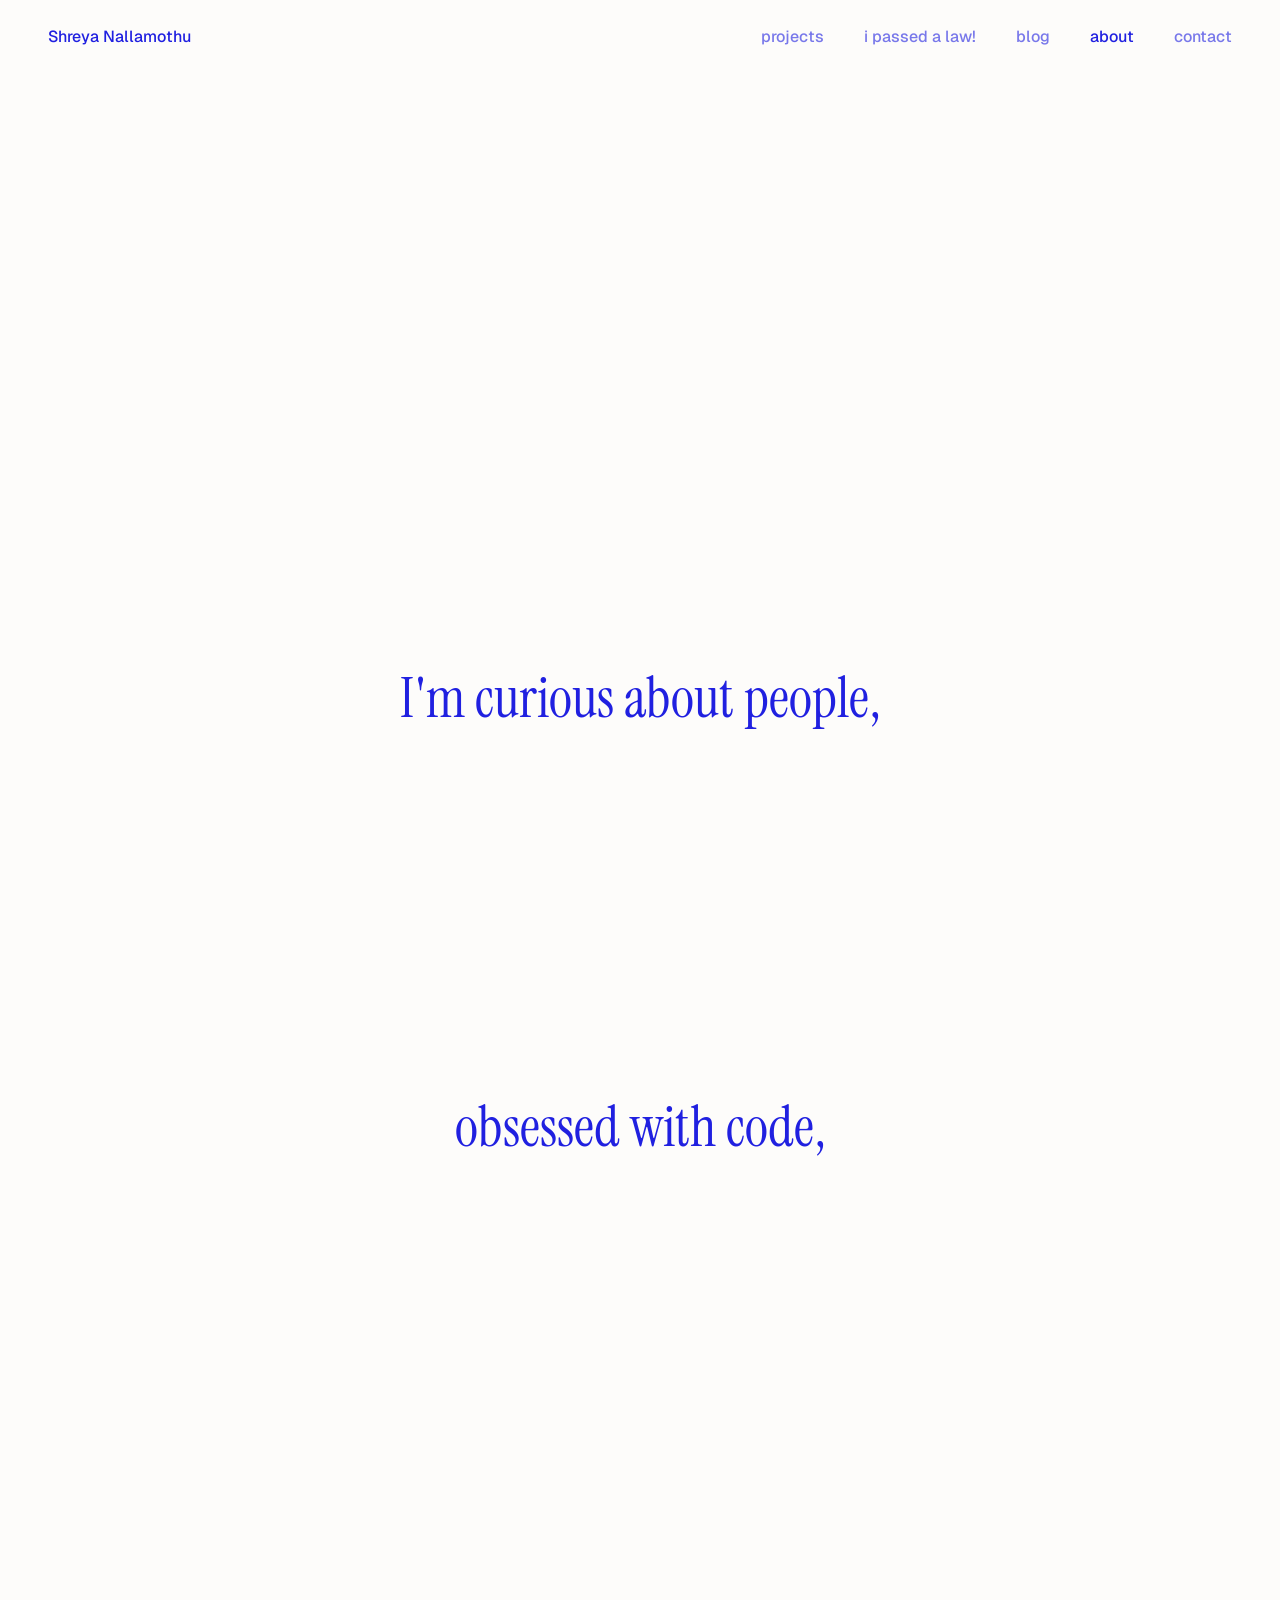
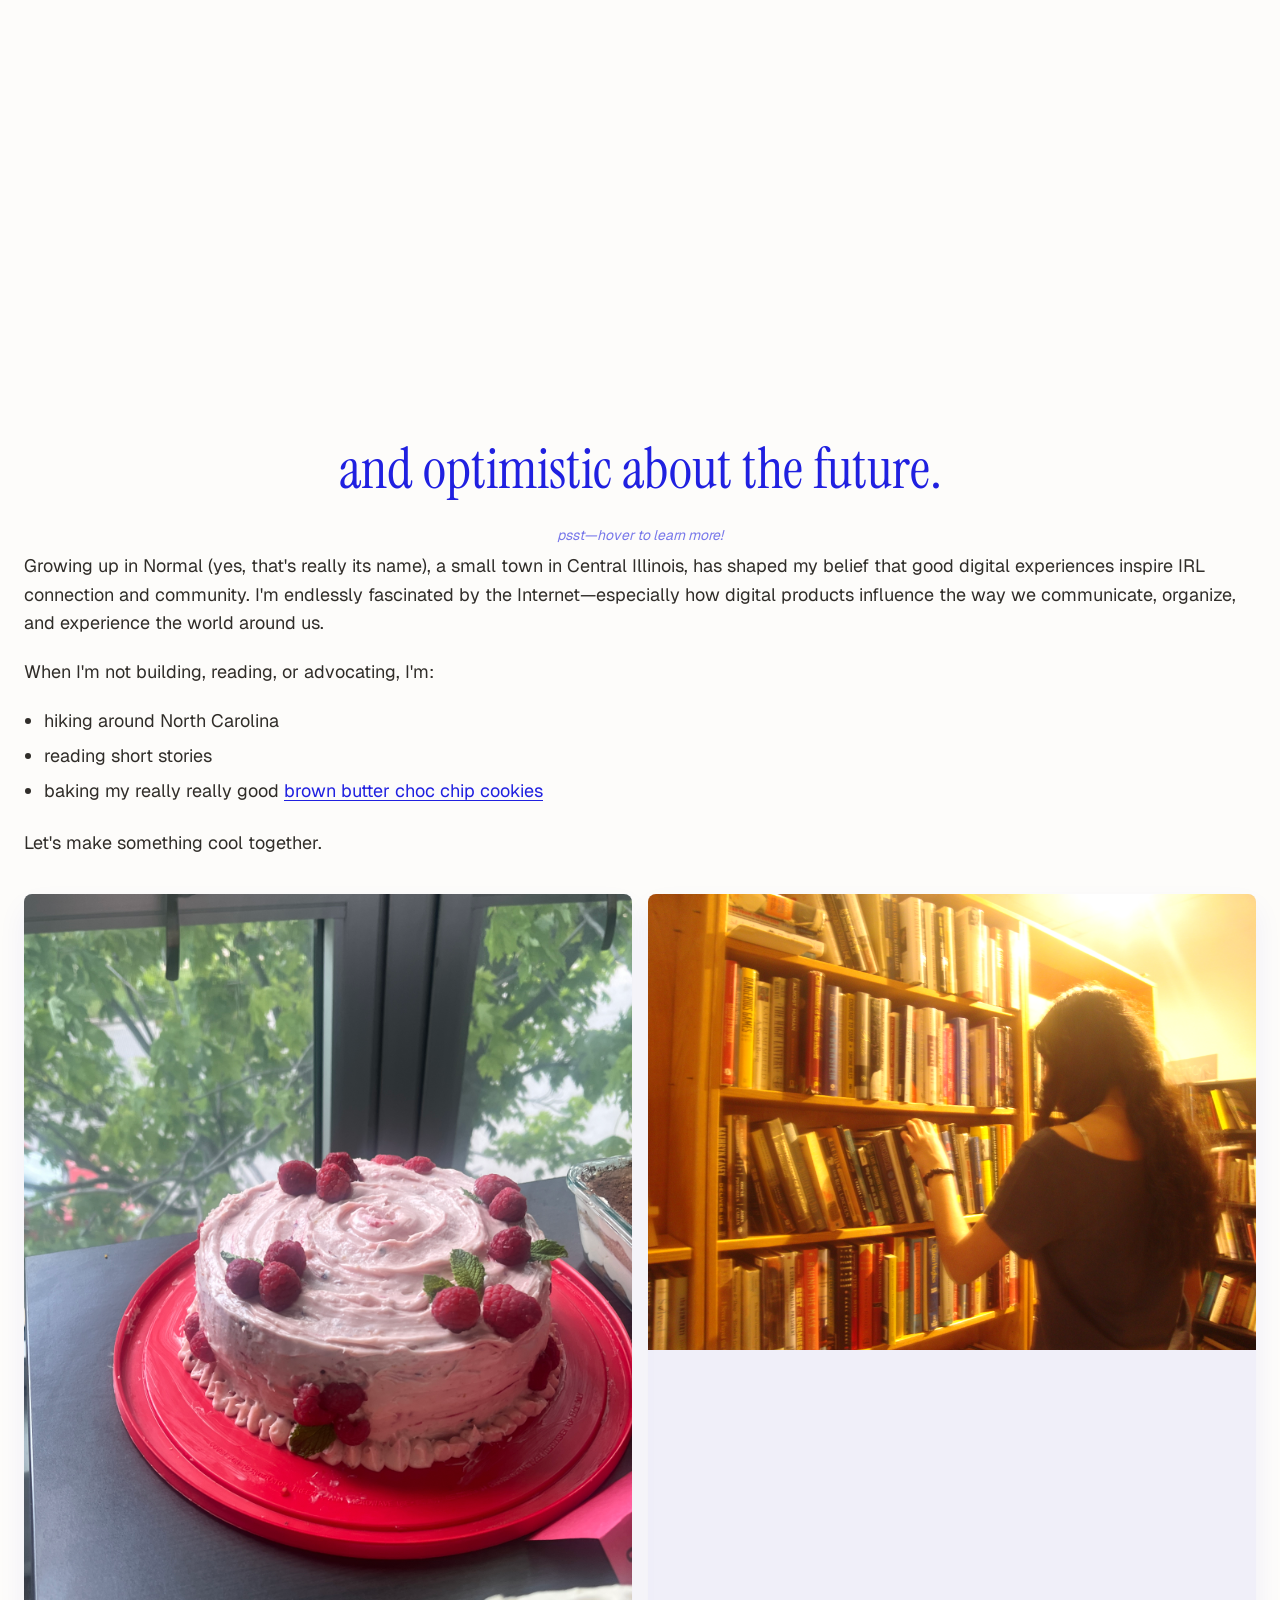
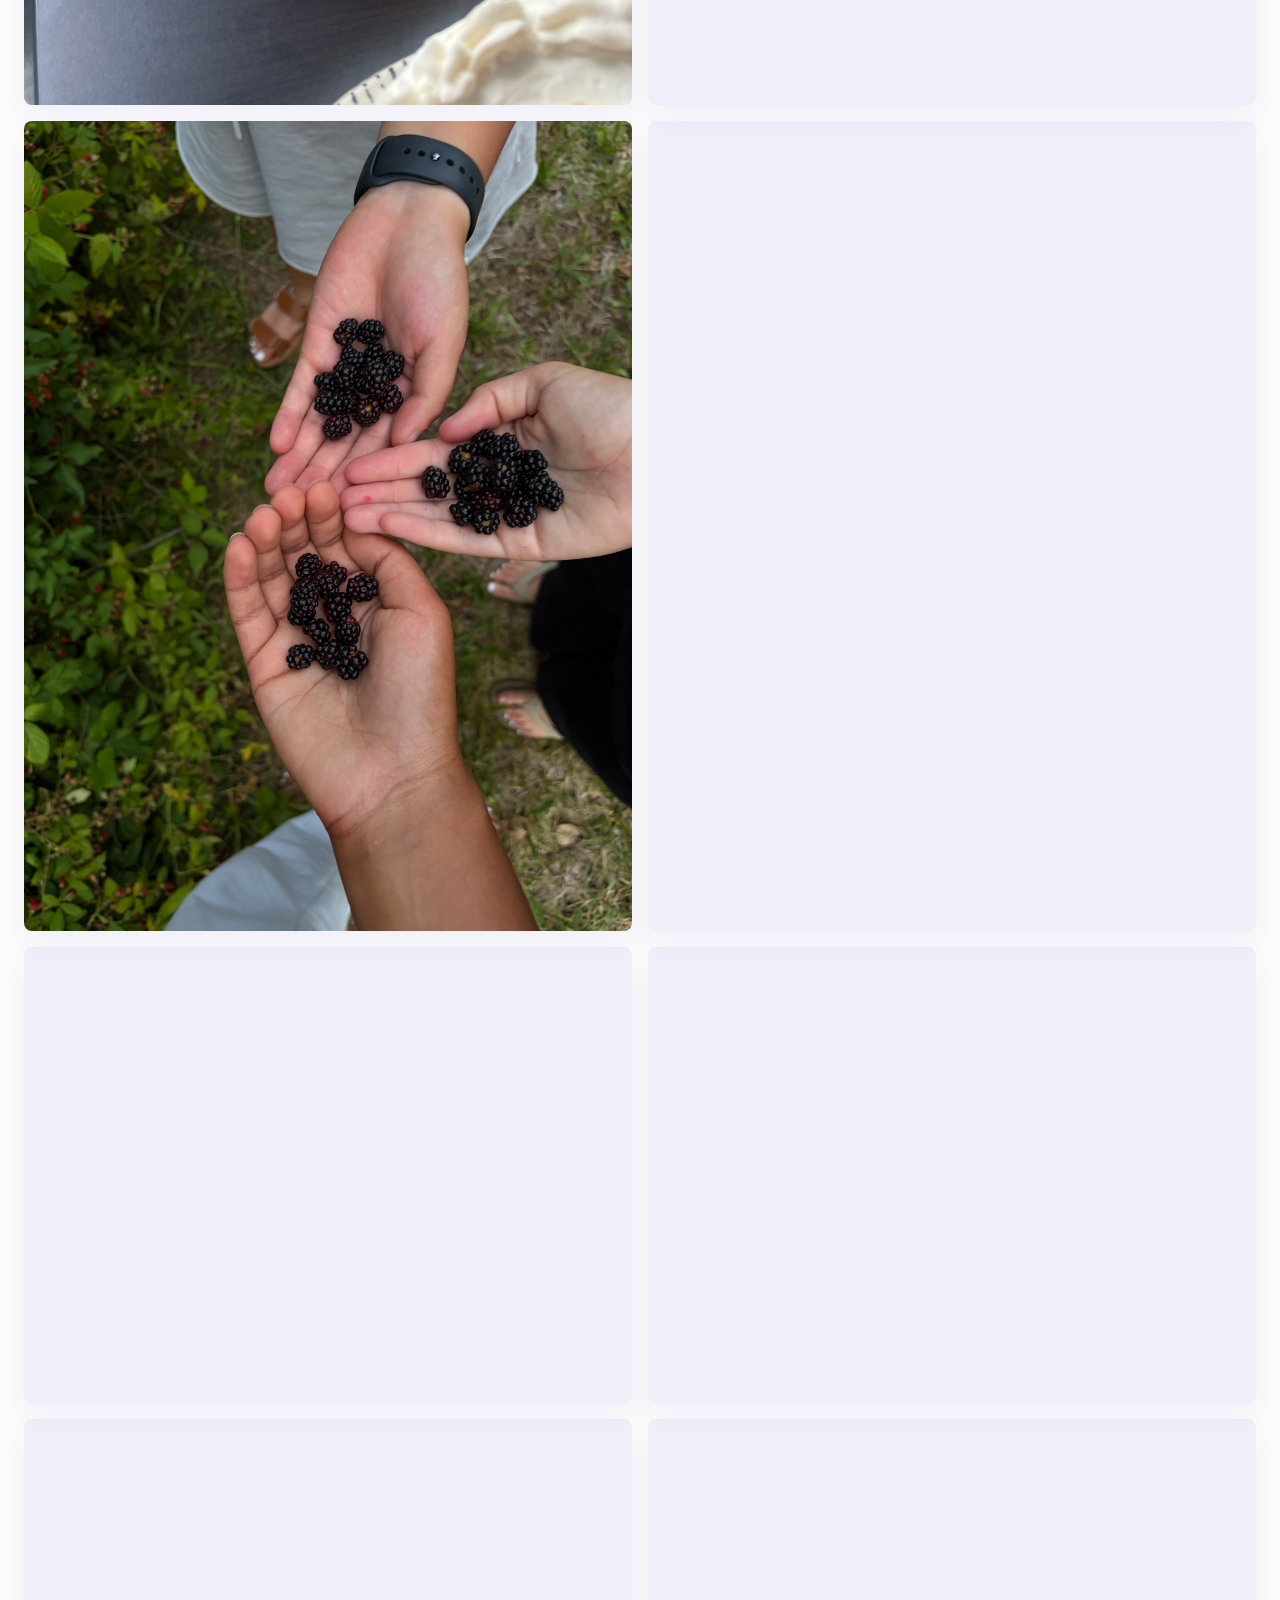
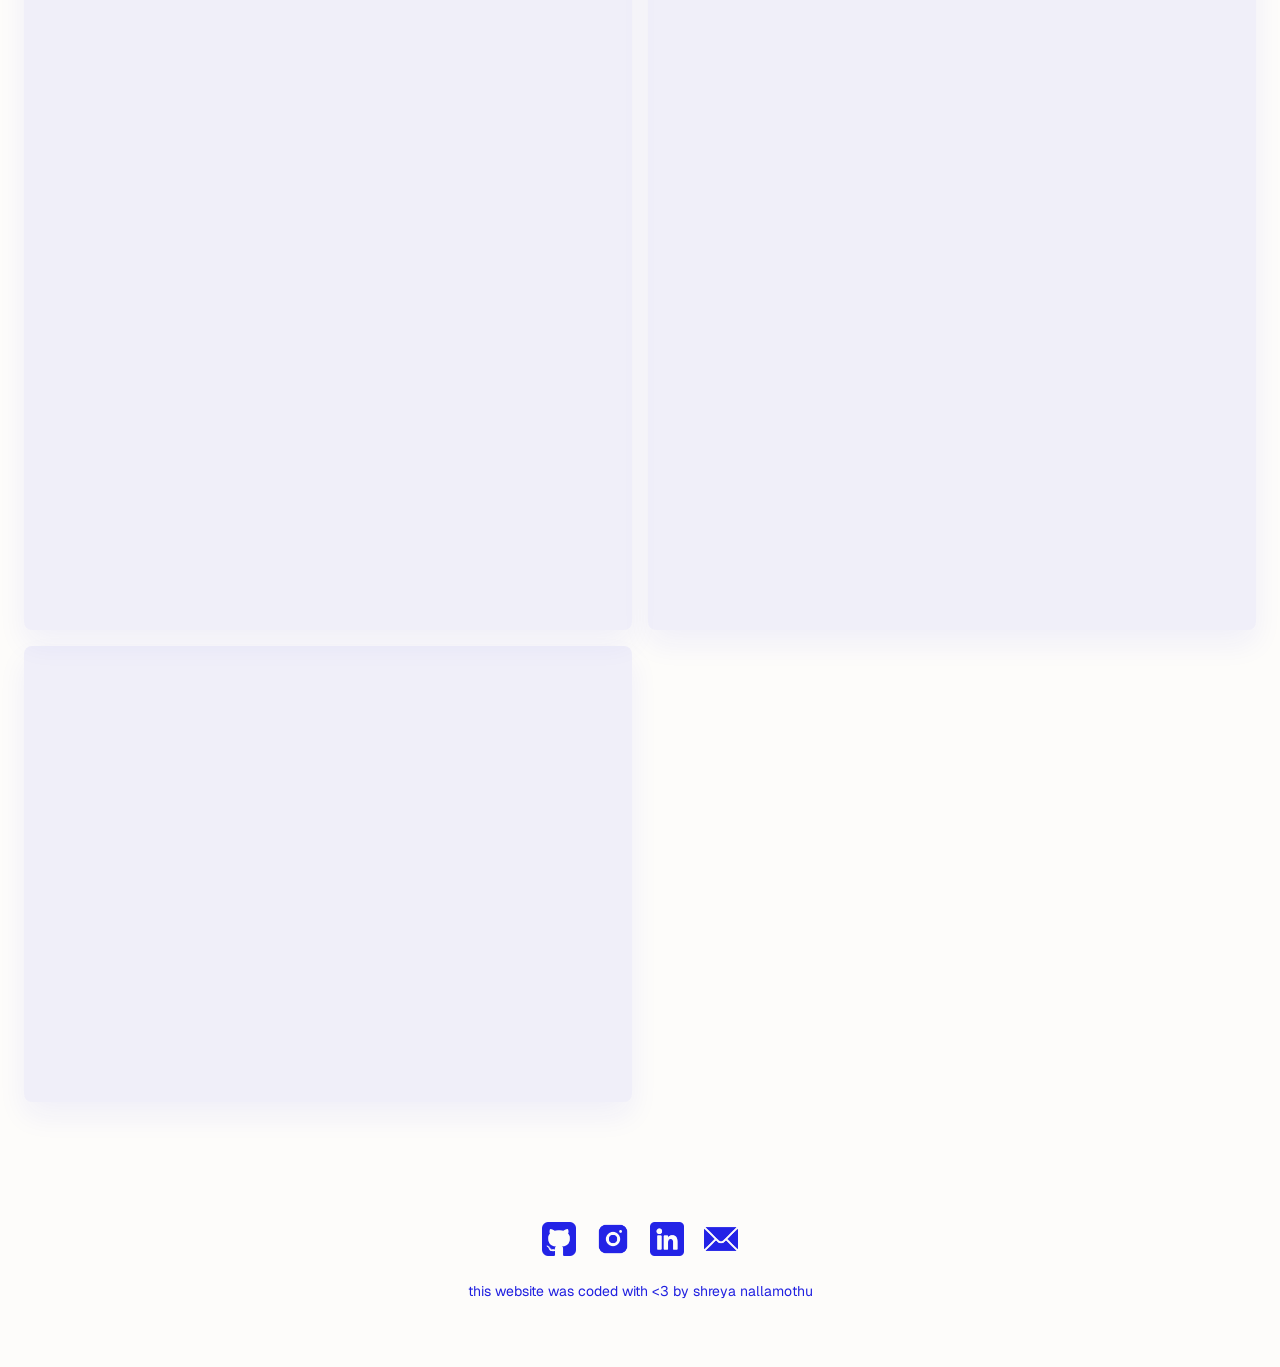
<file: about.html>
<!DOCTYPE html>
<html lang="en">
<head>
<meta charset="UTF-8">
<meta name="viewport" content="width=device-width, initial-scale=1.0">
<title>About &mdash; Shreya Nallamothu</title>
<link rel="icon" href="assets/favicon.svg" type="image/svg+xml">
<link rel="stylesheet" href="css/base.css">
<link rel="stylesheet" href="css/about.css">
</head>
<body>

<header class="site-header">
  <a href="index.html" class="logo">Shreya Nallamothu</a>
  <nav class="site-nav">
    <a href="projects.html">projects</a>
    <a href="advocacy.html">i passed a law!</a>
    <a href="blog.html">blog</a>
    <a href="about.html" class="active">about</a>
    <a href="#footer">contact</a>
  </nav>
  <button class="nav-toggle" aria-label="Toggle navigation">&#9776;</button>
</header>

<section class="about-full">
  <div class="about-intro">
    <h1 class="about-heading">
      <span>I'm curious about people,</span>
      <span>obsessed with code,</span>
      <span>and optimistic about the future.</span>
    </h1>
  </div>
  <p class="hover-hint">psst&mdash;hover to learn more!</p>
  <div class="about-collage">
    <div class="about-text">
      <p>Growing up in Normal (yes, that's really its name), a small town in Central Illinois, has shaped my belief that good digital experiences inspire IRL connection and community. I'm endlessly fascinated by the Internet&mdash;especially how digital products influence the way we communicate, organize, and experience the world around us.</p>
      <p>When I'm not building, reading, or advocating, I'm:</p>
      <ul>
        <li>hiking around North Carolina</li>
        <li>reading short stories</li>
        <li>baking my really really good <a class="recipe-link" href="brown-butter-chocolate-chip-cookies.html">brown butter choc chip cookies</a></li>
      </ul>
      <p>Let's make something cool together.</p>
    </div>

    <figure class="photo-item scatter-1" data-caption="my signature lemon raspberry cake">
      <img draggable="false" loading="lazy" decoding="async" src="assets/about/my signature lemon rasberry cake.JPG" alt="my signature lemon raspberry cake">
    </figure>
    <figure class="photo-item scatter-2" data-caption="performative reading">
      <img draggable="false" loading="lazy" decoding="async" src="assets/about/performative reading.JPG" alt="performative reading">
    </figure>
    <figure class="photo-item scatter-3" data-caption="foraging w/ friends">
      <img draggable="false" loading="lazy" decoding="async" src="assets/about/foraging w: friends.JPG" alt="foraging w/ friends">
    </figure>
    <figure class="photo-item scatter-4" data-caption="hiking around appalachia">
      <img draggable="false" loading="lazy" decoding="async" src="assets/about/hiking around appalachia.jpg" alt="hiking around appalachia">
    </figure>
    <figure class="photo-item scatter-5" data-caption="showing off my duke spirit">
      <img draggable="false" loading="lazy" decoding="async" src="assets/about/showing off my duke spirit.jpg" alt="showing off my duke spirit">
    </figure>
    <figure class="photo-item scatter-6" data-caption="hacking!">
      <img draggable="false" loading="lazy" decoding="async" src="assets/about/hacking!.JPG" alt="hacking!">
    </figure>
    <figure class="photo-item scatter-7" data-caption="fueling my stationery addiction @ muji">
      <img draggable="false" loading="lazy" decoding="async" src="assets/about/fueling my stationery addiction @ muji.JPG" alt="fueling my stationery addiction @ muji">
    </figure>
    <figure class="photo-item scatter-8" data-caption="organizing a school supply drive">
      <img draggable="false" loading="lazy" decoding="async" src="assets/about/organizing a school supply drive.JPG" alt="organizing a school supply drive">
    </figure>
    <figure class="photo-item scatter-9" data-caption="i love nature!">
      <img draggable="false" loading="lazy" decoding="async" src="assets/about/i love nature!.JPEG" alt="i love nature!">
    </figure>
  </div>
</section>

<div class="cursor-caption" id="cursorCaption"></div>

<footer class="site-footer" id="footer">
  <div class="footer-socials">
    <a href="https://github.com/shreyanallamothu" target="_blank" rel="noopener"><img src="assets/footer/github-sign.png" alt="GitHub"></a>
    <a href="https://instagram.com/shreyaonline_" target="_blank" rel="noopener"><img src="assets/footer/instagram.png" alt="Instagram"></a>
    <a href="https://linkedin.com/in/shreyanallamothu" target="_blank" rel="noopener"><img src="assets/footer/linkedin.png" alt="LinkedIn"></a>
    <button type="button" class="footer-copy-email" data-email="shreyanallamothu29@gmail.com" data-caption="copy email"><img src="assets/footer/mail.png" alt="Email"></button>
  </div>
  this website was coded with &lt;3 by shreya nallamothu
</footer>

<script src="js/script.js"></script>
<script src="js/about-photos.js"></script>
<script src="js/about-scroll.js"></script>
<script src="js/about-entrance.js"></script>
</body>
</html>
</file>
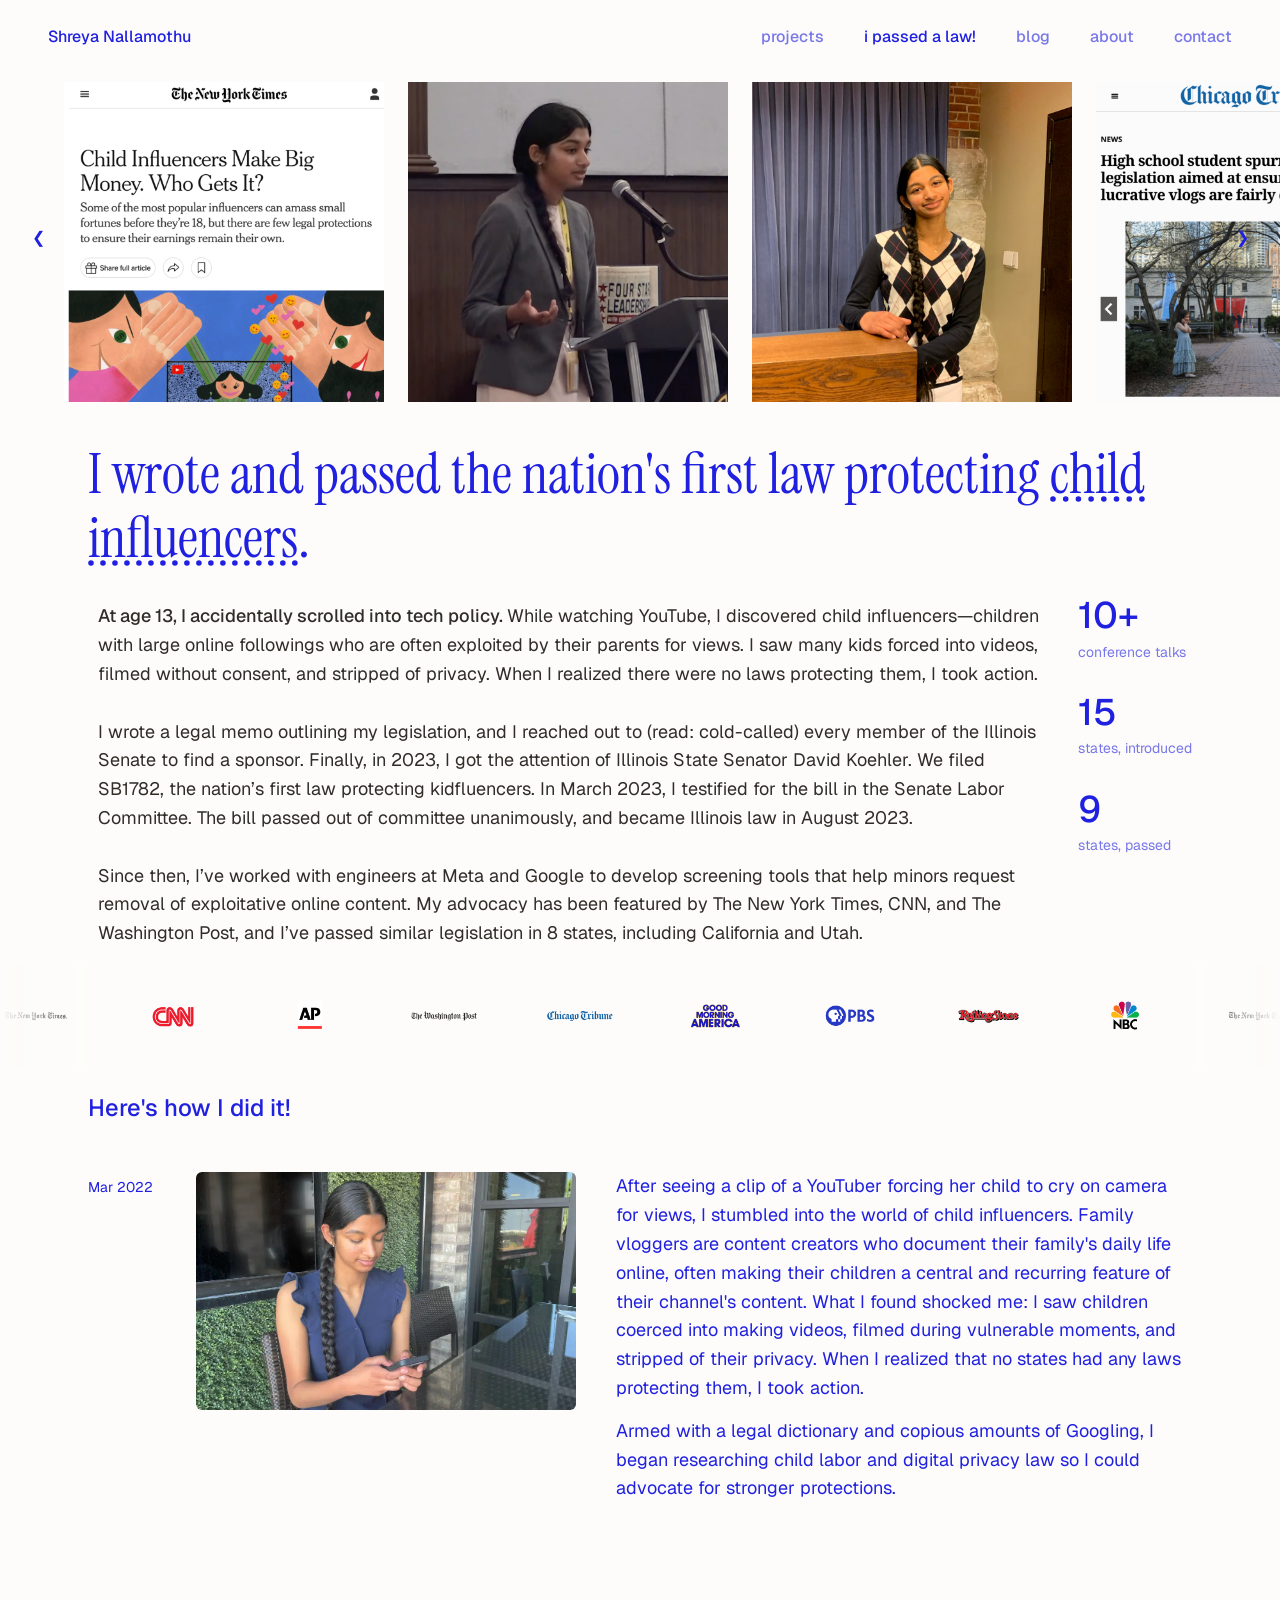
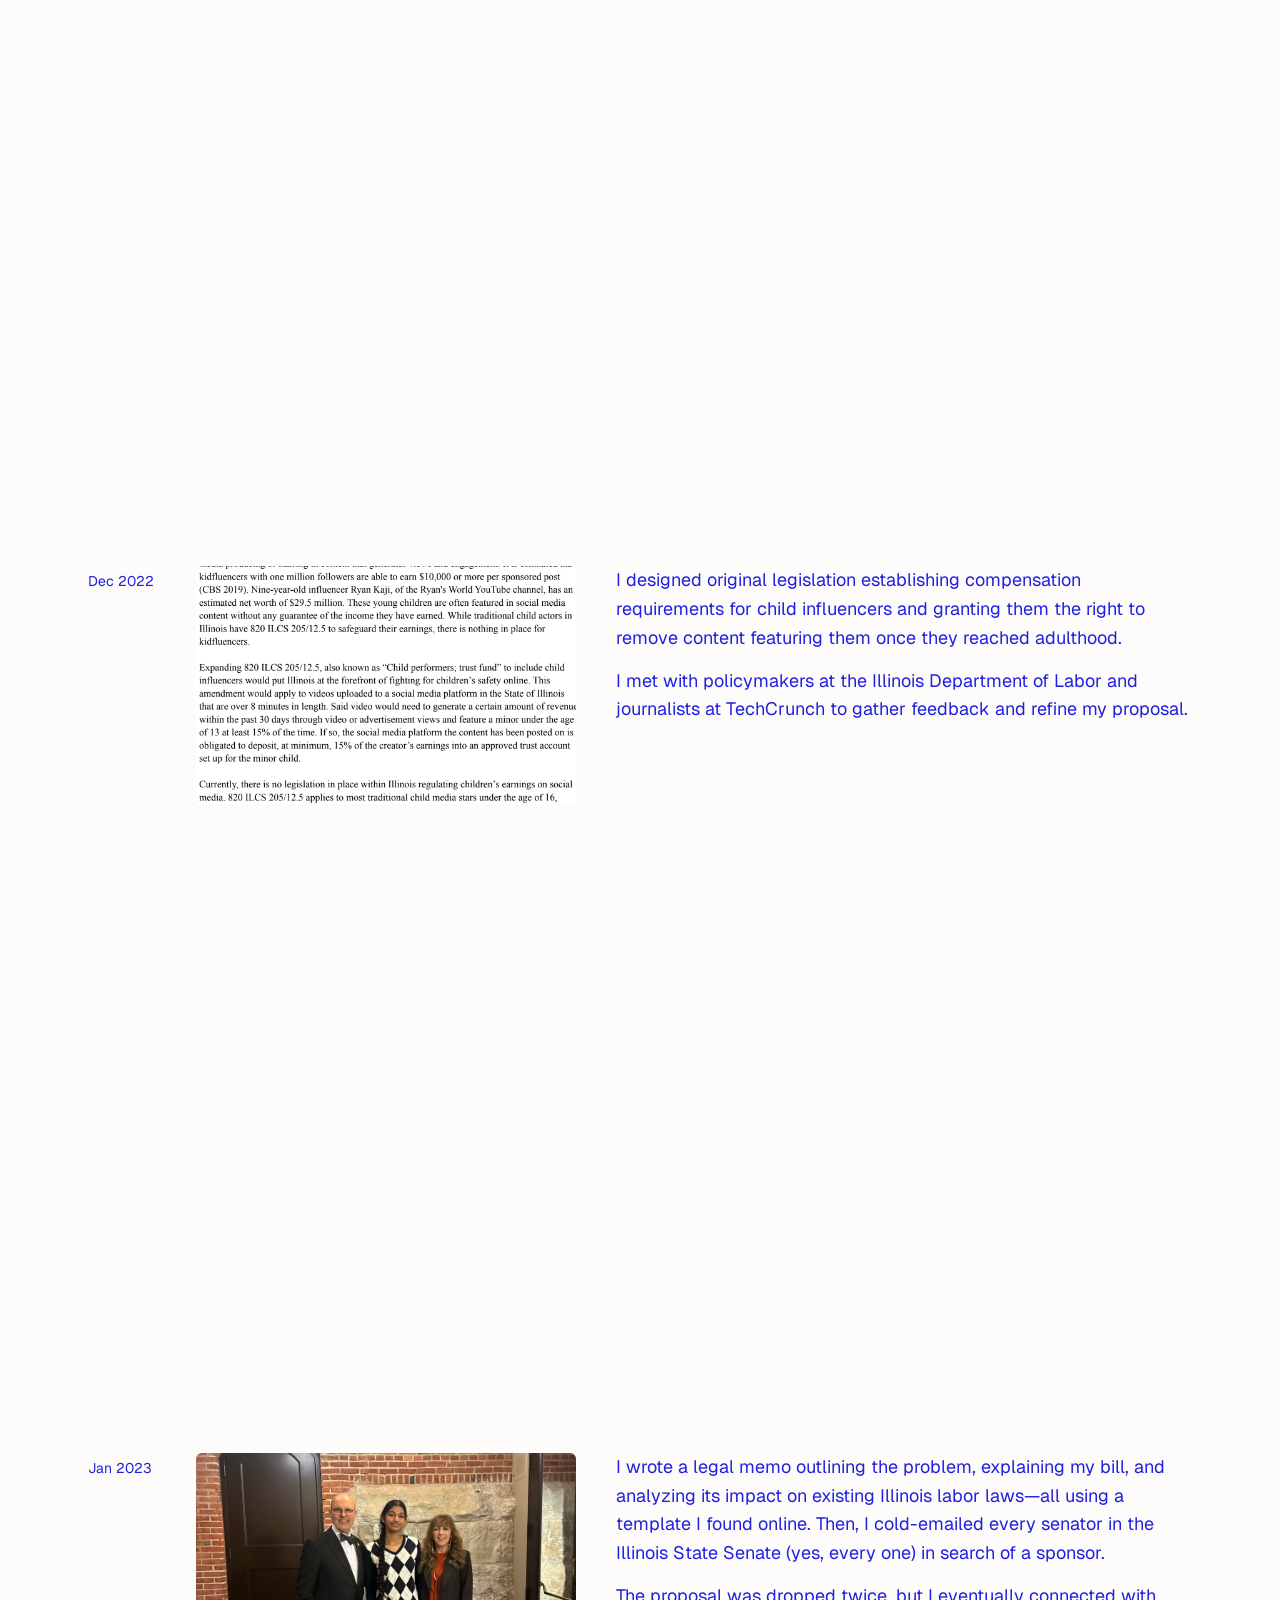
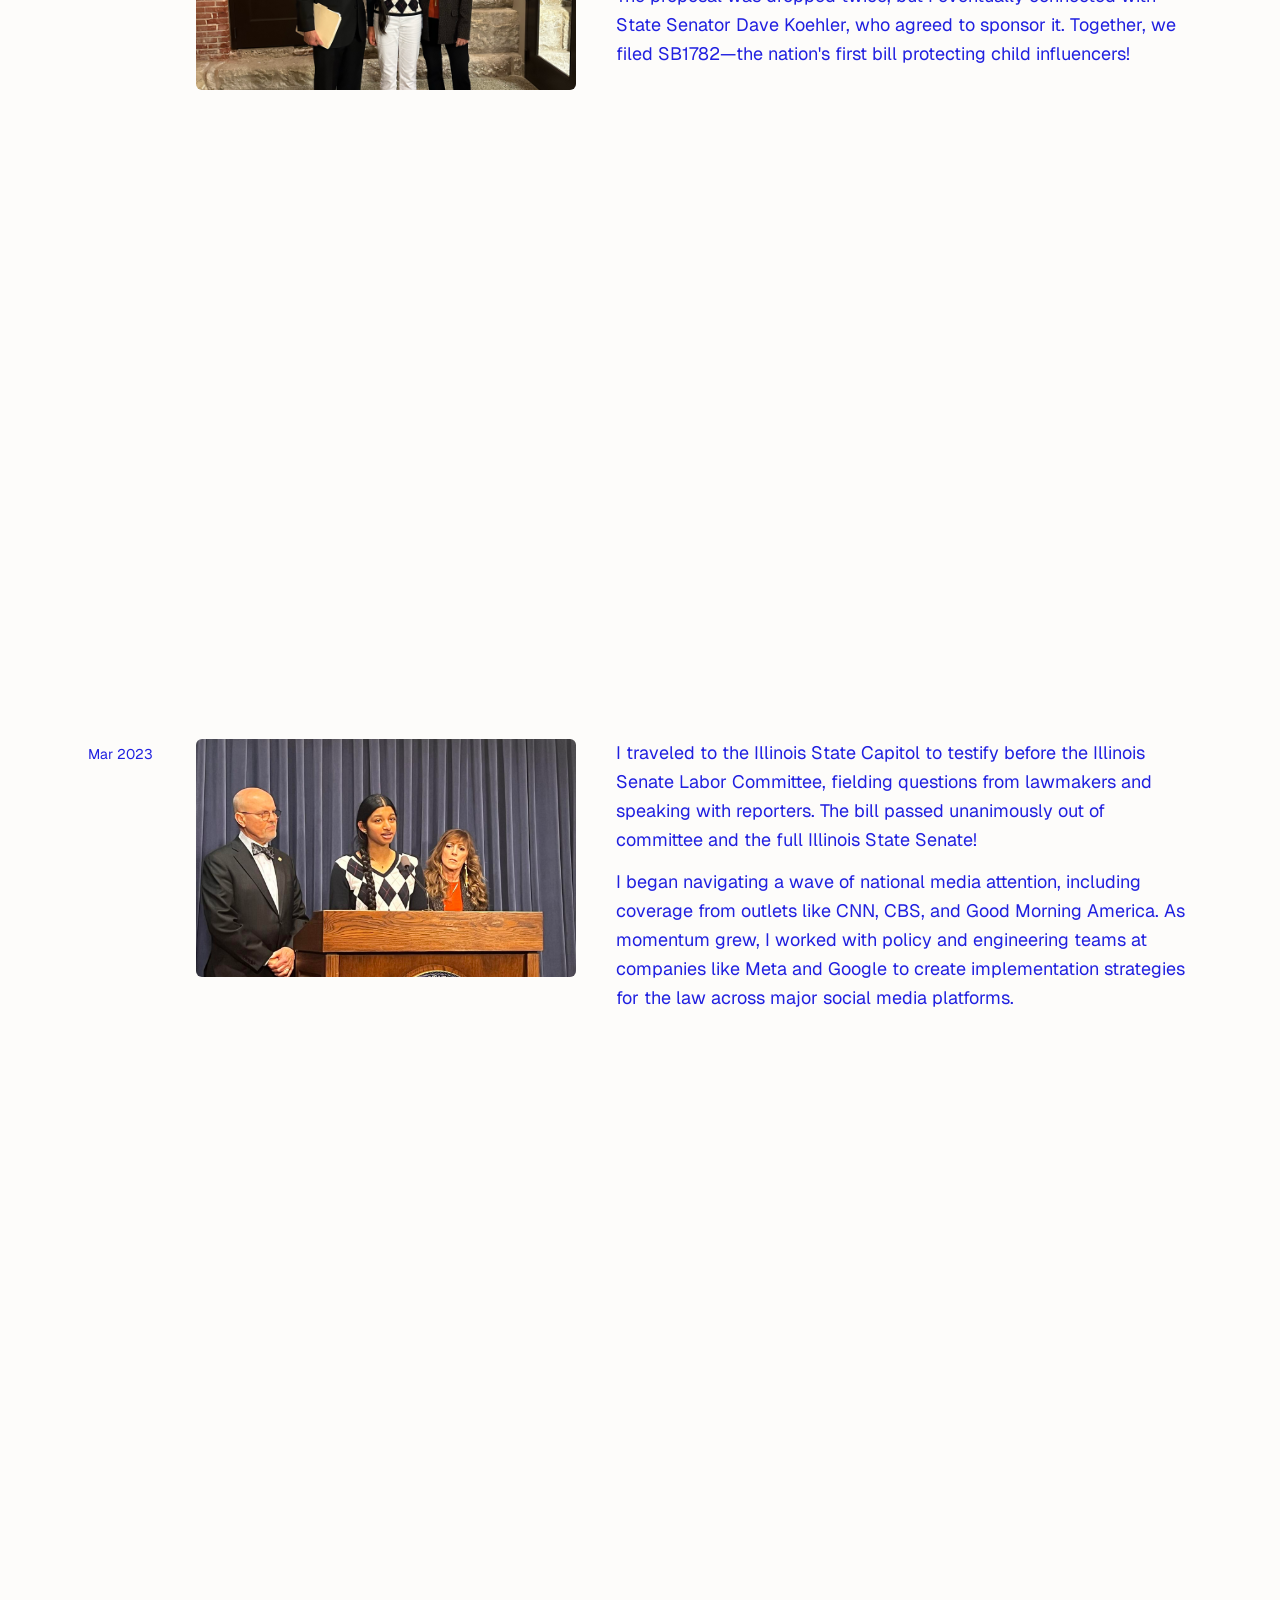
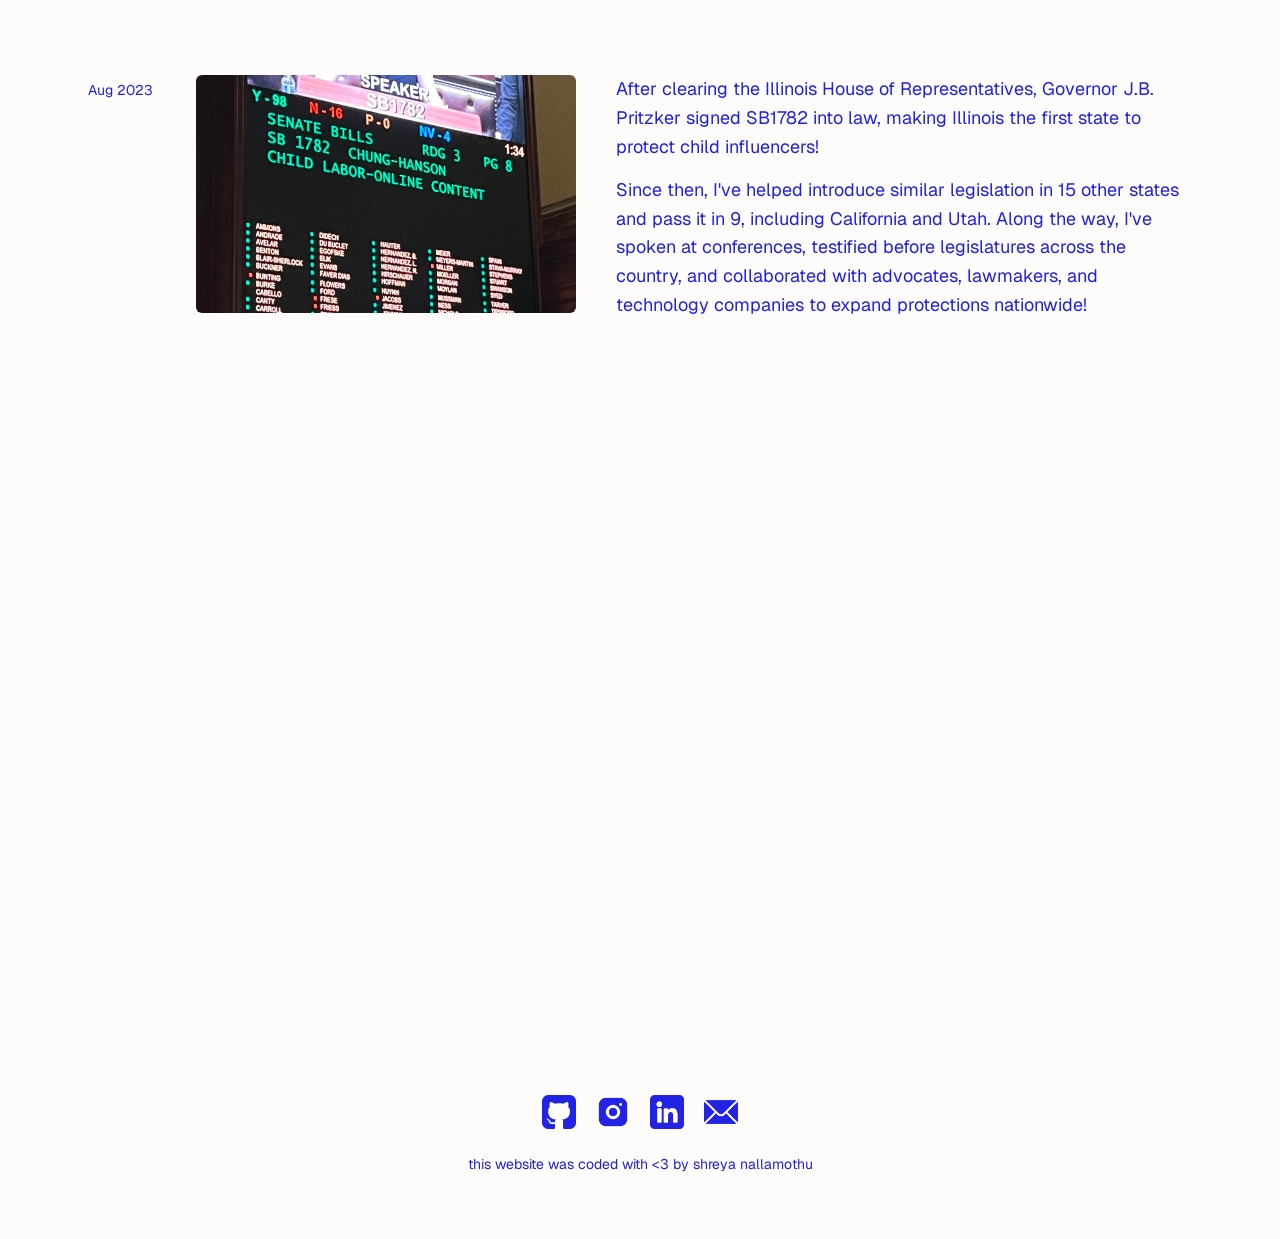
<file: advocacy.html>
<!DOCTYPE html>
<html lang="en">
<head>
<meta charset="UTF-8">
<meta name="viewport" content="width=device-width, initial-scale=1.0">
<title>Advocacy &mdash; Shreya Nallamothu</title>
<link rel="icon" href="assets/favicon.svg" type="image/svg+xml">
<link rel="preconnect" href="https://fonts.googleapis.com">
<link rel="preconnect" href="https://fonts.gstatic.com" crossorigin>
<link rel="stylesheet" href="css/base.css">
<link rel="stylesheet" href="css/advocacy.css">
</head>
<body>

<header class="site-header">
  <a href="index.html" class="logo">Shreya Nallamothu</a>
  <nav class="site-nav">
    <a href="projects.html">projects</a>
    <a href="advocacy.html" class="active">i passed a law!</a>
    <a href="blog.html">blog</a>
    <a href="about.html">about</a>
    <a href="#footer">contact</a>
  </nav>
  <button class="nav-toggle" aria-label="Toggle navigation">&#9776;</button>
</header>

<section class="photo-carousel-full carousel" id="sb1782-carousel">
  <div class="carousel-track">
    <img src="assets/sb1782 marquee/1.png" alt="" onerror="this.parentElement.parentElement.remove()">
    <img src="assets/sb1782 marquee/2.png" alt="">
    <img src="assets/sb1782 marquee/3.png" alt="">
    <img src="assets/sb1782 marquee/4.png" alt="">
    <img src="assets/sb1782 marquee/5.png" alt="">
    <img src="assets/sb1782 marquee/6.png" alt="">
    <img src="assets/sb1782 marquee/7.png" alt="">
    <img src="assets/sb1782 marquee/8.png" alt="">
  </div>
  <button class="carousel-btn prev" aria-label="Previous photo">&#10094;</button>
  <button class="carousel-btn next" aria-label="Next photo">&#10095;</button>
</section>


<section class="advocacy-hero">
  <div class="container">
    <h1>I wrote and passed the nation's first law protecting <span class="definition" tabindex="0">child influencers<span class="definition-popup">Children with large online followings who are often exploited by their parents for views, forced into videos, filmed without consent, and stripped of privacy.</span></span>.</h1>

    <div class="advocacy-hero-grid">
      <div class="advocacy-links">
        <p><strong>At age 13, I accidentally scrolled into tech policy. </strong>While watching YouTube, I discovered child influencers—children with large online followings who are often exploited by their parents for views. I saw many kids forced into videos, filmed without consent, and stripped of privacy. When I realized there were no laws protecting them, I took action.
          <br>
          <br>

I wrote a legal memo outlining my legislation, and I reached out to (read: cold-called) every member of the Illinois Senate to find a sponsor. Finally, in 2023, I got the attention of Illinois State Senator David Koehler. We filed SB1782, the nation’s first law protecting kidfluencers. In March 2023, I testified for the bill in the Senate Labor Committee. The bill passed out of committee unanimously, and became Illinois law in August 2023.
          <br>
          <br>
Since then, I’ve worked with engineers at Meta and Google to develop screening tools that help minors request removal of exploitative online content. My advocacy has been featured by The New York Times, CNN, and The Washington Post, and I’ve passed similar legislation in 8 states, including California and Utah.

</p>
      </div>

      <div class="stats-column">
        <div class="stat">
          <div class="stat-number">10+</div>
          <div class="stat-label">conference talks</div>
        </div>
        <div class="stat">
          <div class="stat-number">15</div>
          <div class="stat-label">states, introduced</div>
        </div>
        <div class="stat">
          <div class="stat-number">9</div>
          <div class="stat-label">states, passed</div>
        </div>
      </div>
    </div>
  </div>
</section>

<section class="news-marquee">
  <div class="marquee-track">
    <div class="marquee-group">
      <img src="assets/sb1782 news carousel/news_1.png" alt="" onerror="this.remove()">
      <img src="assets/sb1782 news carousel/news_2.png" alt="" onerror="this.remove()">
      <img src="assets/sb1782 news carousel/news_3.png" alt="" onerror="this.remove()">
      <img src="assets/sb1782 news carousel/news_4.png" alt="" onerror="this.remove()">
      <img src="assets/sb1782 news carousel/news_5.png" alt="" onerror="this.remove()">
      <img src="assets/sb1782 news carousel/news_6.png" alt="" onerror="this.remove()">
      <img src="assets/sb1782 news carousel/news_7.png" alt="" onerror="this.remove()">
      <img src="assets/sb1782 news carousel/news_8.png" alt="" onerror="this.remove()">
      <img src="assets/sb1782 news carousel/news_9.png" alt="" onerror="this.remove()">
    </div>
    <div class="marquee-group" aria-hidden="true">
      <img src="assets/sb1782 news carousel/news_1.png" alt="" onerror="this.remove()">
      <img src="assets/sb1782 news carousel/news_2.png" alt="" onerror="this.remove()">
      <img src="assets/sb1782 news carousel/news_3.png" alt="" onerror="this.remove()">
      <img src="assets/sb1782 news carousel/news_4.png" alt="" onerror="this.remove()">
      <img src="assets/sb1782 news carousel/news_5.png" alt="" onerror="this.remove()">
      <img src="assets/sb1782 news carousel/news_6.png" alt="" onerror="this.remove()">
      <img src="assets/sb1782 news carousel/news_7.png" alt="" onerror="this.remove()">
      <img src="assets/sb1782 news carousel/news_8.png" alt="" onerror="this.remove()">
      <img src="assets/sb1782 news carousel/news_9.png" alt="" onerror="this.remove()">
    </div>
  </div>
</section>

<section class="timeline-section">
  <div class="container">
    <h2>Here's how I did it!</h2>

    <div class="timeline-item">
      <div class="timeline-date">Mar 2022</div>
      <div class="timeline-photo"><img src="assets/sb1782 timeline/1.png" alt="" onerror="this.remove()"></div>
      <div class="timeline-copy">
        <p>After seeing a clip of a YouTuber forcing her child to cry on camera for views, I stumbled into the world of child influencers. Family vloggers are content creators who document their family's daily life online, often making their children a central and recurring feature of their channel's content. What I found shocked me: I saw children coerced into making videos, filmed during vulnerable moments, and stripped of their privacy. When I realized that no states had any laws protecting them, I took action.</p>
        <p>Armed with a legal dictionary and copious amounts of Googling, I began researching child labor and digital privacy law so I could advocate for stronger protections.</p>
      </div>
    </div>

    <div class="timeline-item">
      <div class="timeline-date">Dec 2022</div>
      <div class="timeline-photo"><img src="assets/sb1782 timeline/2.png" alt="" onerror="this.remove()"></div>
      <div class="timeline-copy">
        <p>I designed original legislation establishing compensation requirements for child influencers and granting them the right to remove content featuring them once they reached adulthood.</p>
        <p>I met with policymakers at the Illinois Department of Labor and journalists at TechCrunch to gather feedback and refine my proposal.</p>
      </div>
    </div>

    <div class="timeline-item">
      <div class="timeline-date">Jan 2023</div>
      <div class="timeline-photo"><img src="assets/sb1782 timeline/3.png" alt="" onerror="this.remove()"></div>
      <div class="timeline-copy">
        <p>I wrote a legal memo outlining the problem, explaining my bill, and analyzing its impact on existing Illinois labor laws—all using a template I found online. Then, I cold-emailed every senator in the Illinois State Senate (yes, every one) in search of a sponsor.</p>
        <p>The proposal was dropped twice, but I eventually connected with State Senator Dave Koehler, who agreed to sponsor it. Together, we filed SB1782—the nation's first bill protecting child influencers!</p>
      </div>
    </div>

    <div class="timeline-item">
      <div class="timeline-date">Mar 2023</div>
      <div class="timeline-photo"><img src="assets/sb1782 timeline/4.png" alt="" onerror="this.remove()"></div>
      <div class="timeline-copy">
        <p>I traveled to the Illinois State Capitol to testify before the Illinois Senate Labor Committee, fielding questions from lawmakers and speaking with reporters. The bill passed unanimously out of committee and the full Illinois State Senate!</p>
        <p>I began navigating a wave of national media attention, including coverage from outlets like CNN, CBS, and Good Morning America. As momentum grew, I worked with policy and engineering teams at companies like Meta and Google to create implementation strategies for the law across major social media platforms.</p>
      </div>
    </div>

    <div class="timeline-item">
      <div class="timeline-date">Aug 2023</div>
      <div class="timeline-photo"><img src="assets/sb1782 timeline/5.png" alt="" onerror="this.remove()"></div>
      <div class="timeline-copy">
        <p>After clearing the Illinois House of Representatives, Governor J.B. Pritzker signed SB1782 into law, making Illinois the first state to protect child influencers!</p>
        <p>Since then, I've helped introduce similar legislation in 15 other states and pass it in 9, including California and Utah. Along the way, I've spoken at conferences, testified before legislatures across the country, and collaborated with advocates, lawmakers, and technology companies to expand protections nationwide!</p>
      </div>
    </div>
  </div>
</section>

<div class="cursor-caption" id="cursorCaption"></div>

<footer class="site-footer" id="footer">
  <div class="footer-socials">
    <a href="https://github.com/shreyanallamothu" target="_blank" rel="noopener"><img src="assets/footer/github-sign.png" alt="GitHub"></a>
    <a href="https://instagram.com/shreyaonline_" target="_blank" rel="noopener"><img src="assets/footer/instagram.png" alt="Instagram"></a>
    <a href="https://linkedin.com/in/shreyanallamothu" target="_blank" rel="noopener"><img src="assets/footer/linkedin.png" alt="LinkedIn"></a>
    <button type="button" class="footer-copy-email" data-email="shreyanallamothu29@gmail.com" data-caption="copy email"><img src="assets/footer/mail.png" alt="Email"></button>
  </div>
  this website was coded with &lt;3 by shreya nallamothu
</footer>

<script src="js/script.js"></script>
<script src="js/carousel.js"></script>
<script src="js/advocacy-timeline.js"></script>
</body>
</html>
</file>
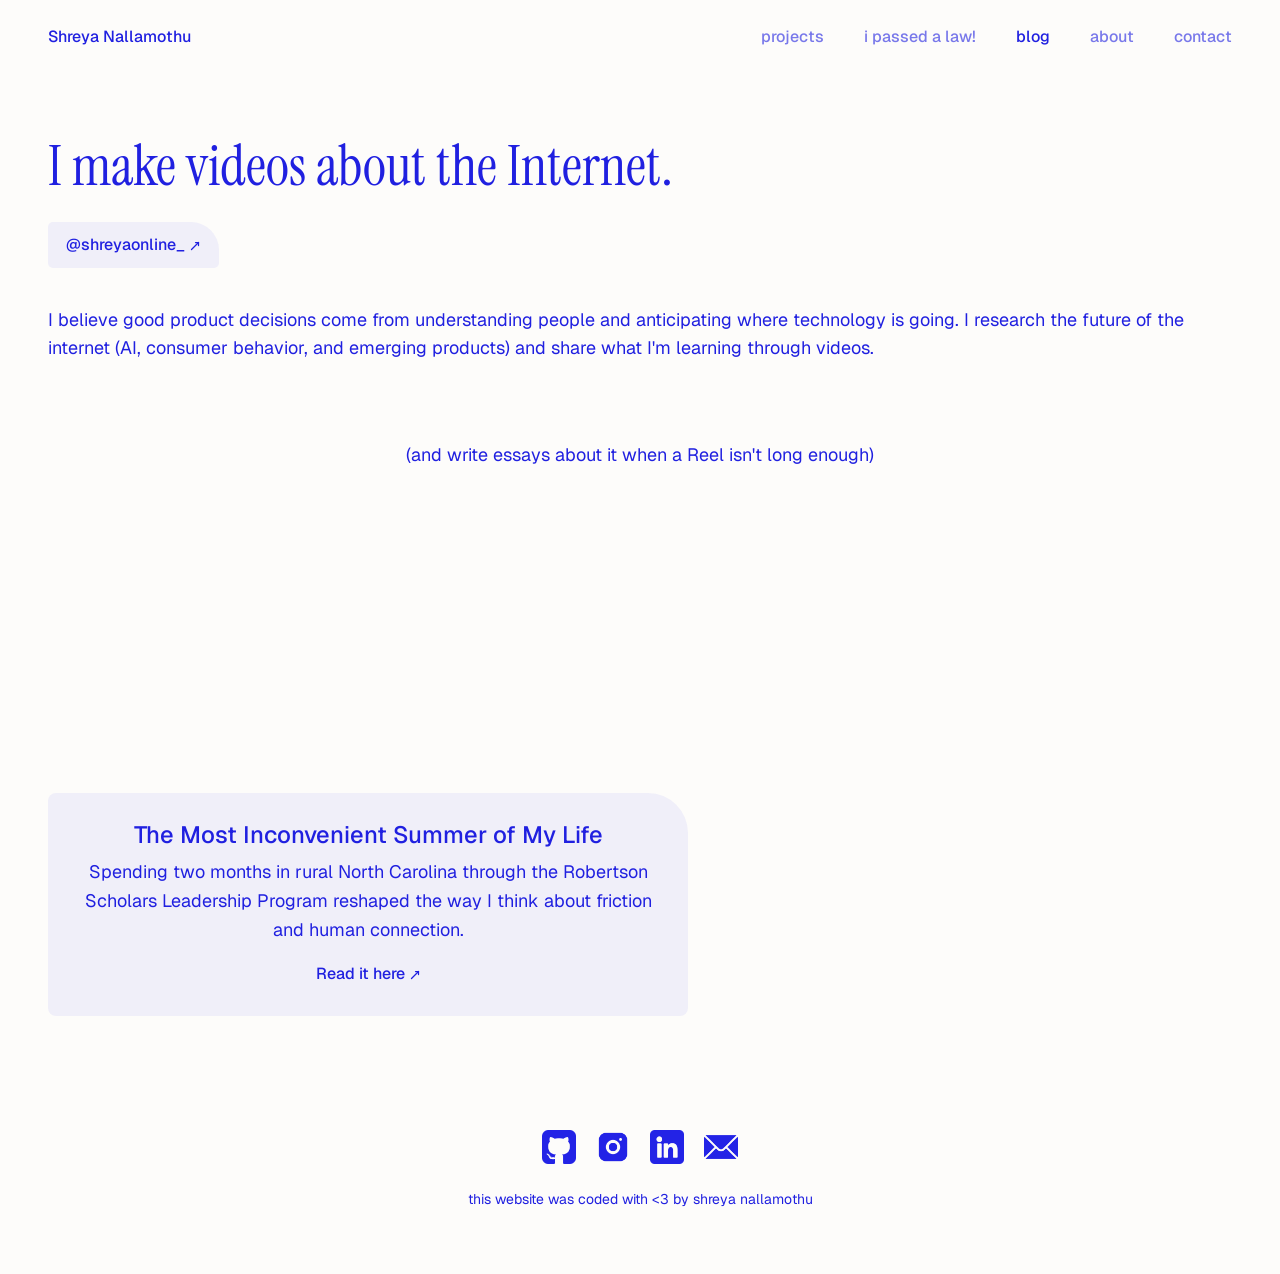
<file: blog.html>
<!DOCTYPE html>
<html lang="en">
<head>
<meta charset="UTF-8">
<meta name="viewport" content="width=device-width, initial-scale=1.0">
<title>Blog &mdash; Shreya Nallamothu</title>
<link rel="icon" href="assets/favicon.svg" type="image/svg+xml">
<link rel="stylesheet" href="css/base.css">
<link rel="stylesheet" href="css/blog.css">
</head>
<body>

<header class="site-header blog-hero">
  <a href="index.html" class="logo">Shreya Nallamothu</a>
  <nav class="site-nav">
    <a href="projects.html">projects</a>
    <a href="advocacy.html">i passed a law!</a>
    <a href="blog.html" class="active">blog</a>
    <a href="about.html">about</a>
    <a href="#footer">contact</a>
  </nav>
  <button class="nav-toggle" aria-label="Toggle navigation">&#9776;</button>
</header>

<section class="blog-hero">
  <div class="container blog-hero-grid">
    <div class="blog-hero-text">
      <h1>I make videos about the Internet.</h1>
      <a href="https://www.instagram.com/shreyaonline_/" target="_blank" rel="noopener noreferrer">
        <span class="chip">@shreyaonline_ <svg class="chip-arrow" width="12" height="12" viewBox="0 0 24 24" fill="none" stroke="currentColor" stroke-width="2.5" stroke-linecap="round" stroke-linejoin="round"><path d="M13 5H19V11"/><path d="M19 5L5 19"/></svg></span>
      </a>
      <p>I believe good product decisions come from understanding people and anticipating where technology is
        going. I research the future of the internet (AI, consumer behavior, and emerging products) and
        share what I'm learning through videos.</p>
    </div>
    <div class="blog-reels">
      <blockquote class="instagram-media" data-instgrm-permalink="https://www.instagram.com/reel/DagfwXeSsgY/" data-instgrm-version="14"></blockquote>
      <blockquote class="instagram-media" data-instgrm-permalink="https://www.instagram.com/reel/DZxb6-4g6rU/" data-instgrm-version="14"></blockquote>
      <blockquote class="instagram-media" data-instgrm-permalink="https://www.instagram.com/reel/DaAzNxzAAxS/" data-instgrm-version="14"></blockquote>
    </div>
    <div class="blog-footer-row">
      <p class="blog-quote">(and write essays about it 
        when a Reel isn't long enough)</p>
      <div class="essay-teaser">
        <a class="essay-teaser-card" href="assets/article.pdf" target="_blank" rel="noopener">
          <h3>The Most Inconvenient Summer of My Life</h3>
          <p>Spending two months in rural North Carolina through the Robertson Scholars
            Leadership Program reshaped the way I think about friction and human connection.</p>
          <span class="essay-teaser-link">Read it here <svg class="arrow-ne" width="12" height="12" viewBox="0 0 24 24" fill="none" stroke="currentColor" stroke-width="2.5" stroke-linecap="round" stroke-linejoin="round"><path d="M13 5H19V11"/><path d="M19 5L5 19"/></svg></span>
        </a>
      </div>
    </div>
  </div>
</section>


<div class="cursor-caption" id="cursorCaption"></div>

<footer class="site-footer" id="footer">
  <div class="footer-socials">
    <a href="https://github.com/shreyanallamothu" target="_blank" rel="noopener"><img src="assets/footer/github-sign.png" alt="GitHub"></a>
    <a href="https://instagram.com/shreyaonline_" target="_blank" rel="noopener"><img src="assets/footer/instagram.png" alt="Instagram"></a>
    <a href="https://linkedin.com/in/shreyanallamothu" target="_blank" rel="noopener"><img src="assets/footer/linkedin.png" alt="LinkedIn"></a>
    <button type="button" class="footer-copy-email" data-email="shreyanallamothu29@gmail.com" data-caption="copy email"><img src="assets/footer/mail.png" alt="Email"></button>
  </div>
  this website was coded with &lt;3 by shreya nallamothu
</footer>

<script async src="https://www.instagram.com/embed.js"></script>
<script src="js/script.js"></script></body>
</html>
</file>
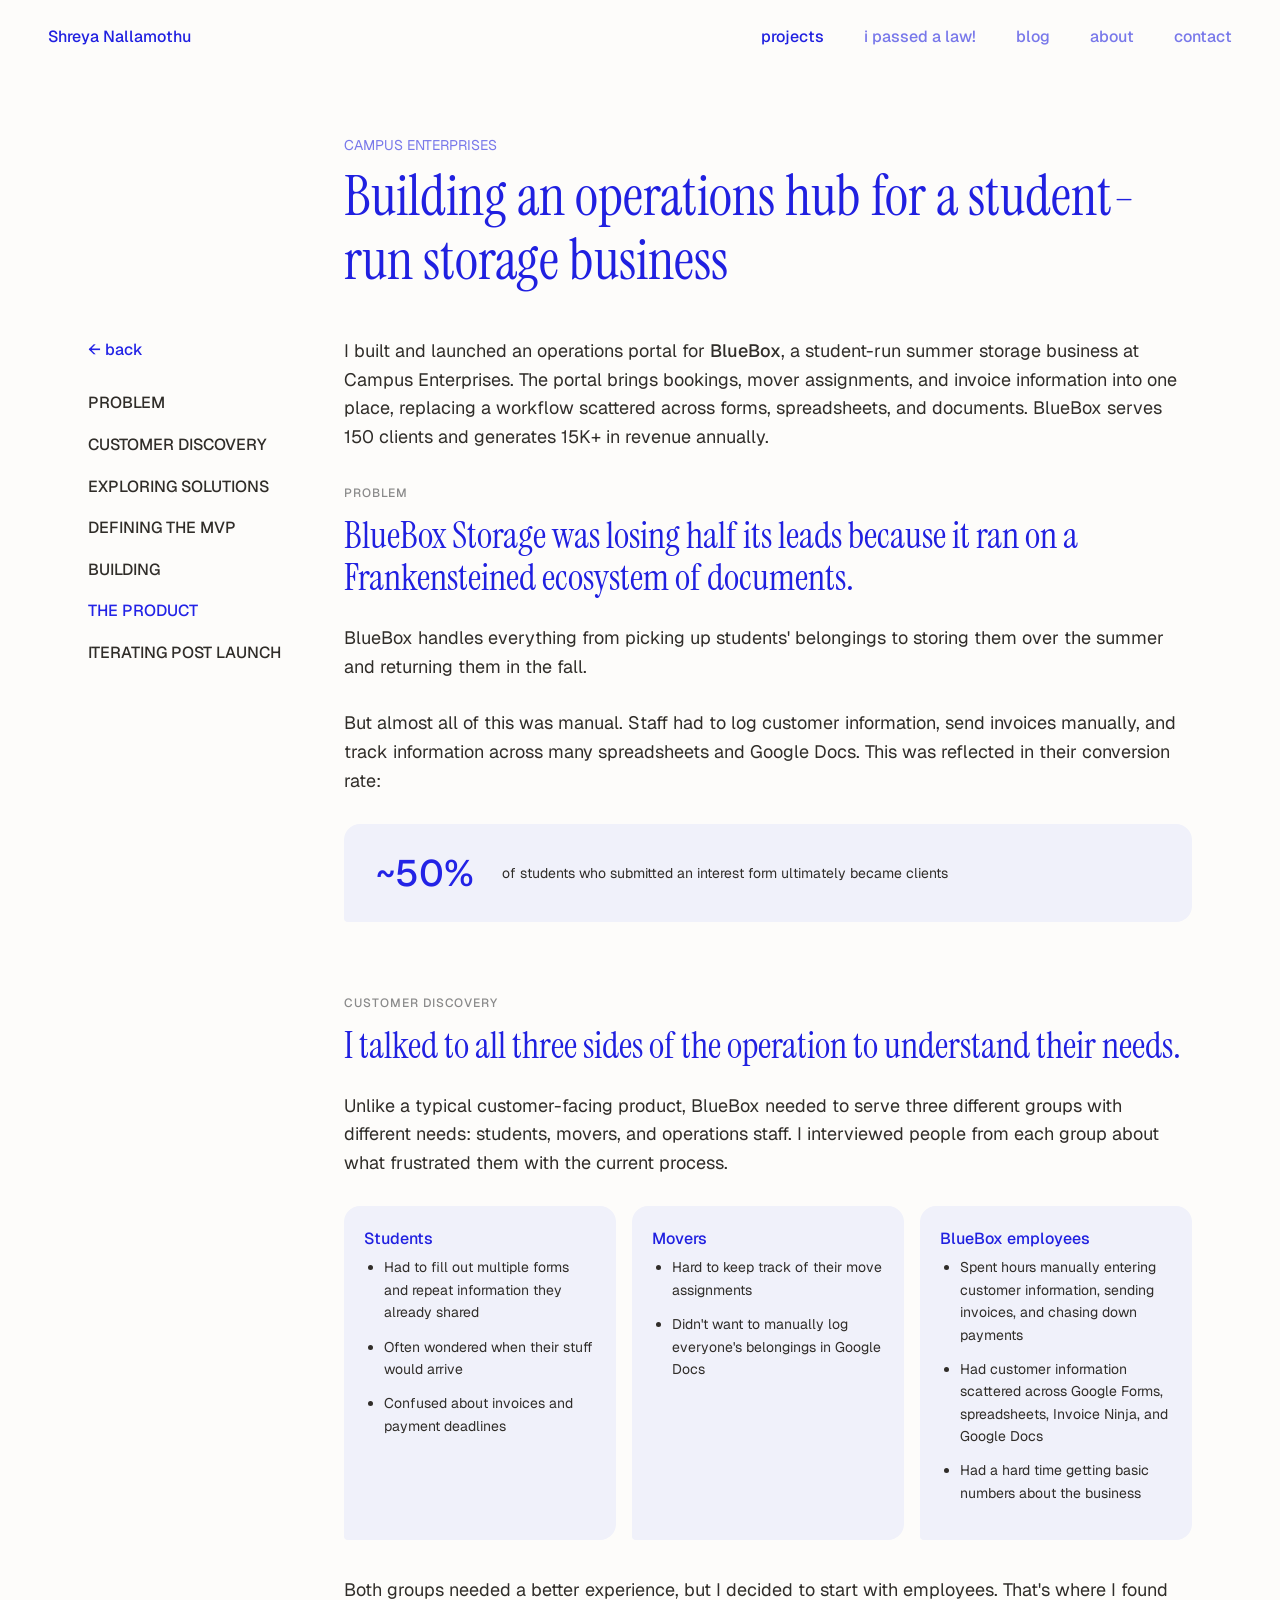
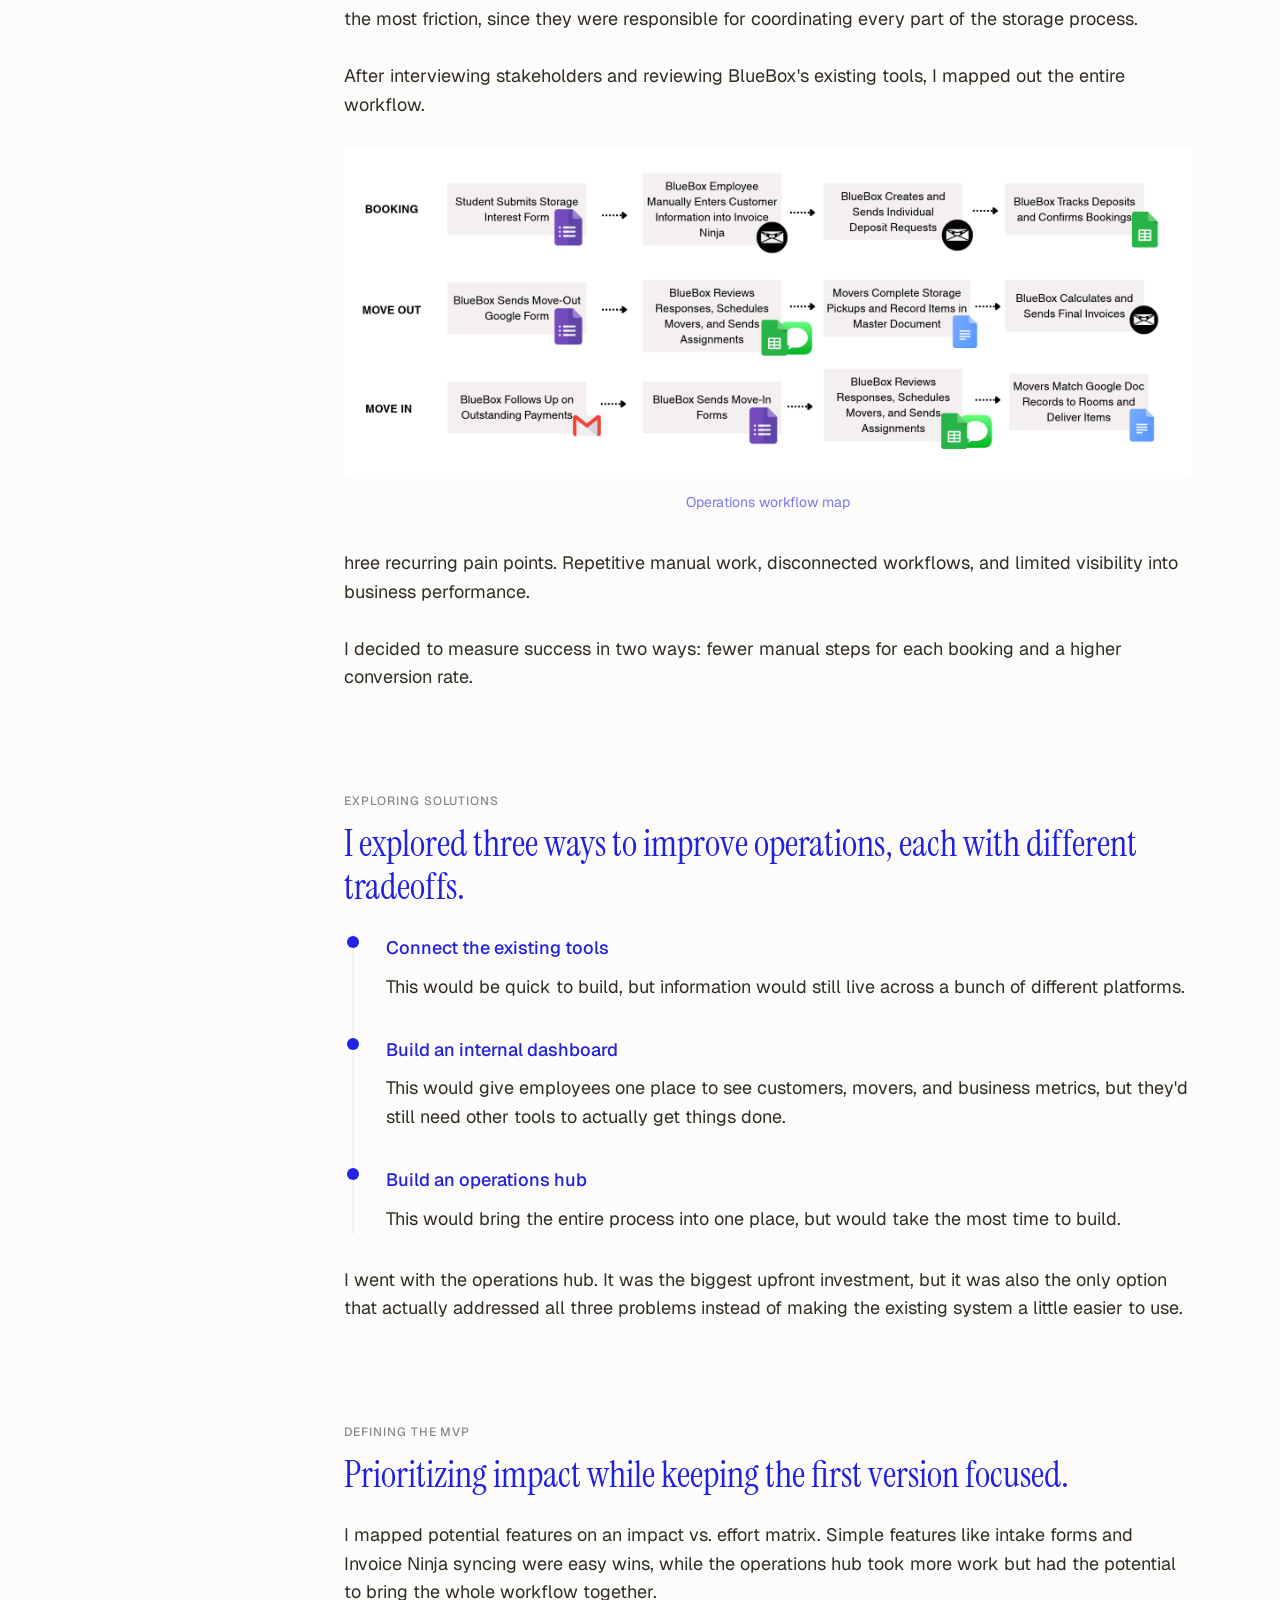
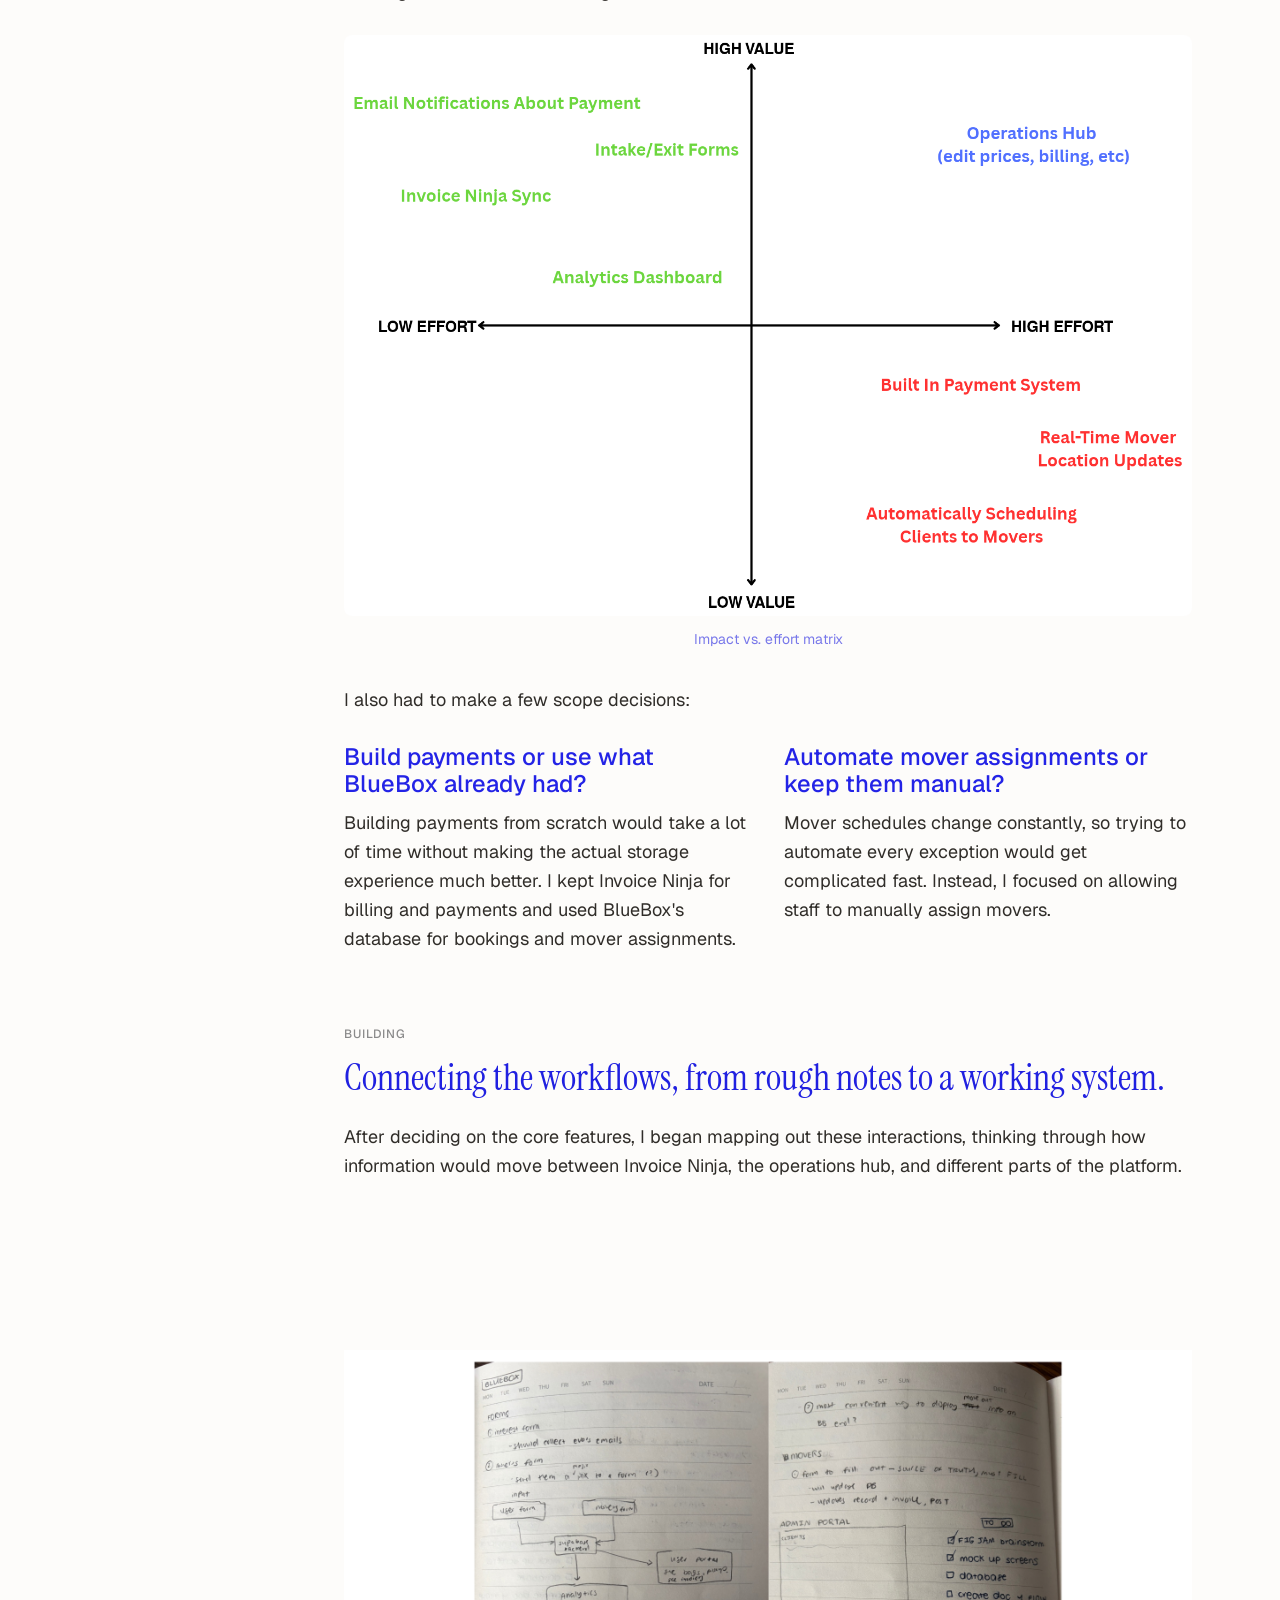
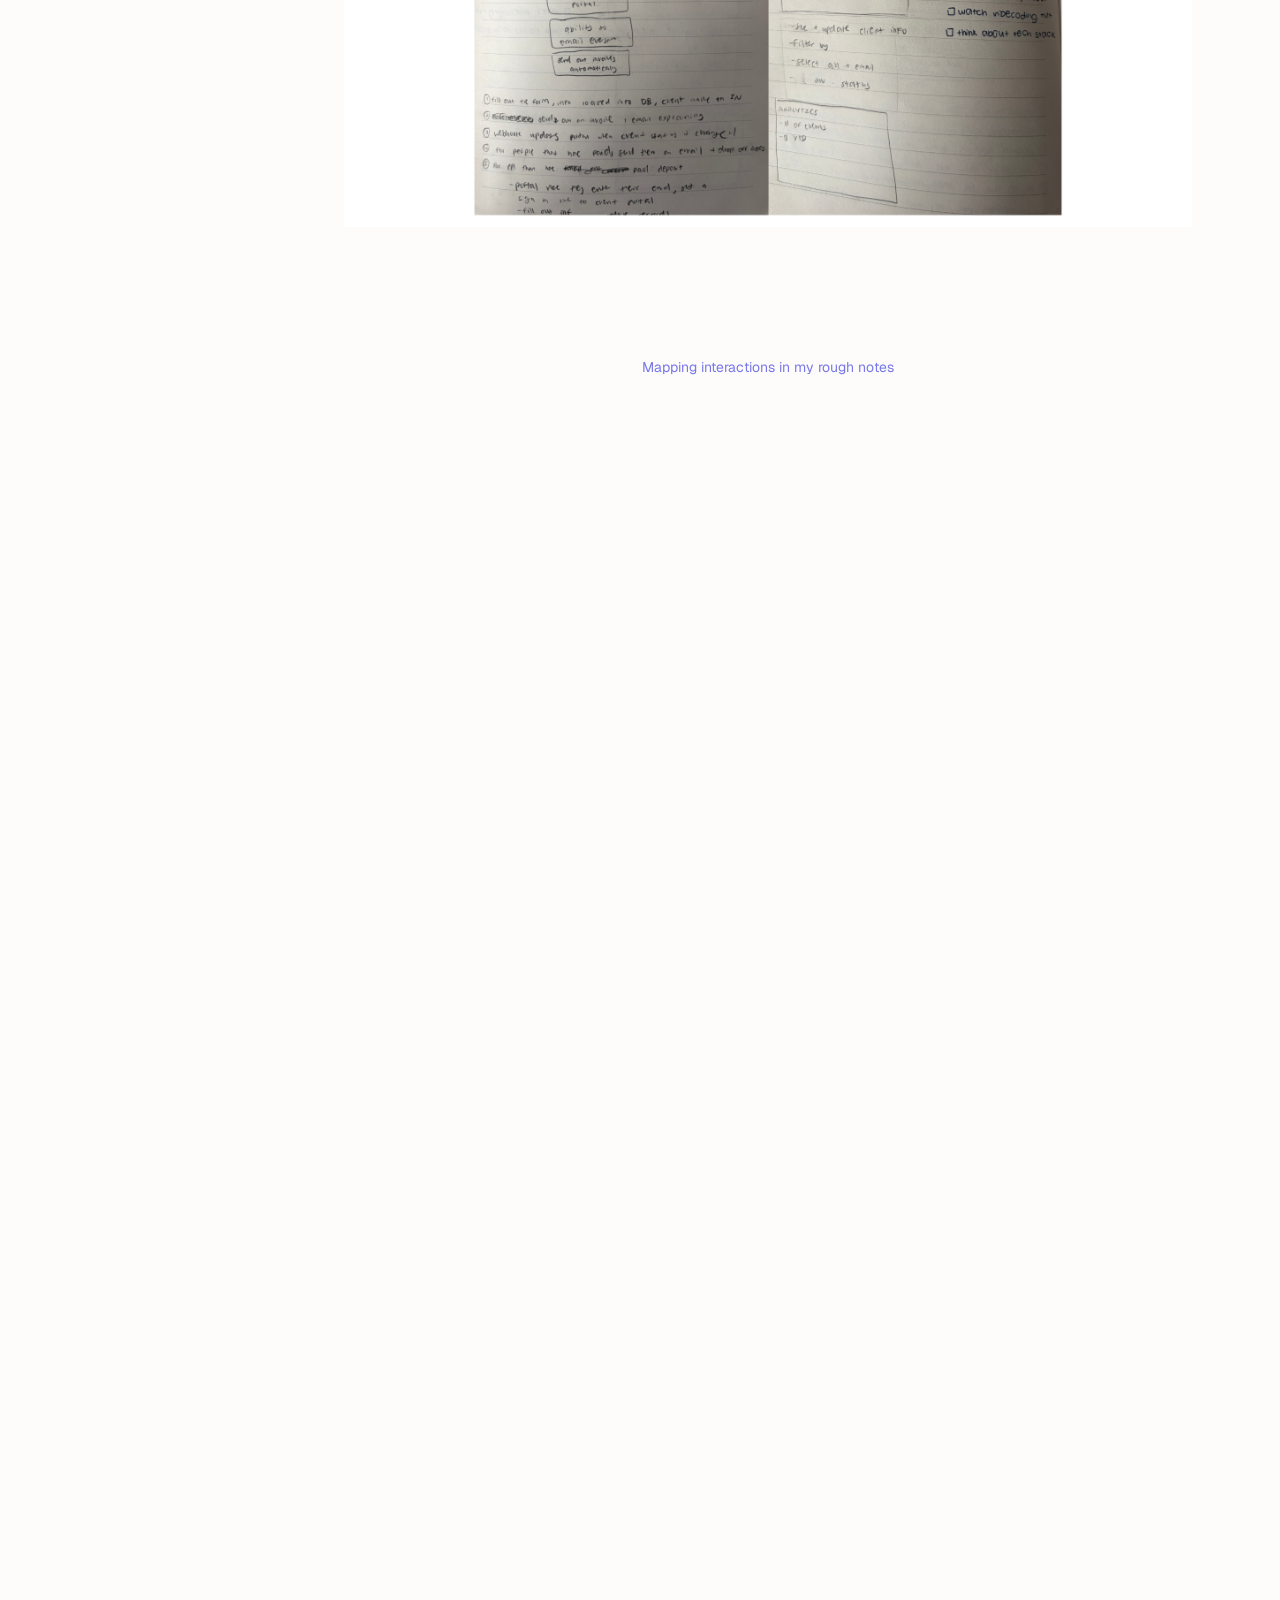
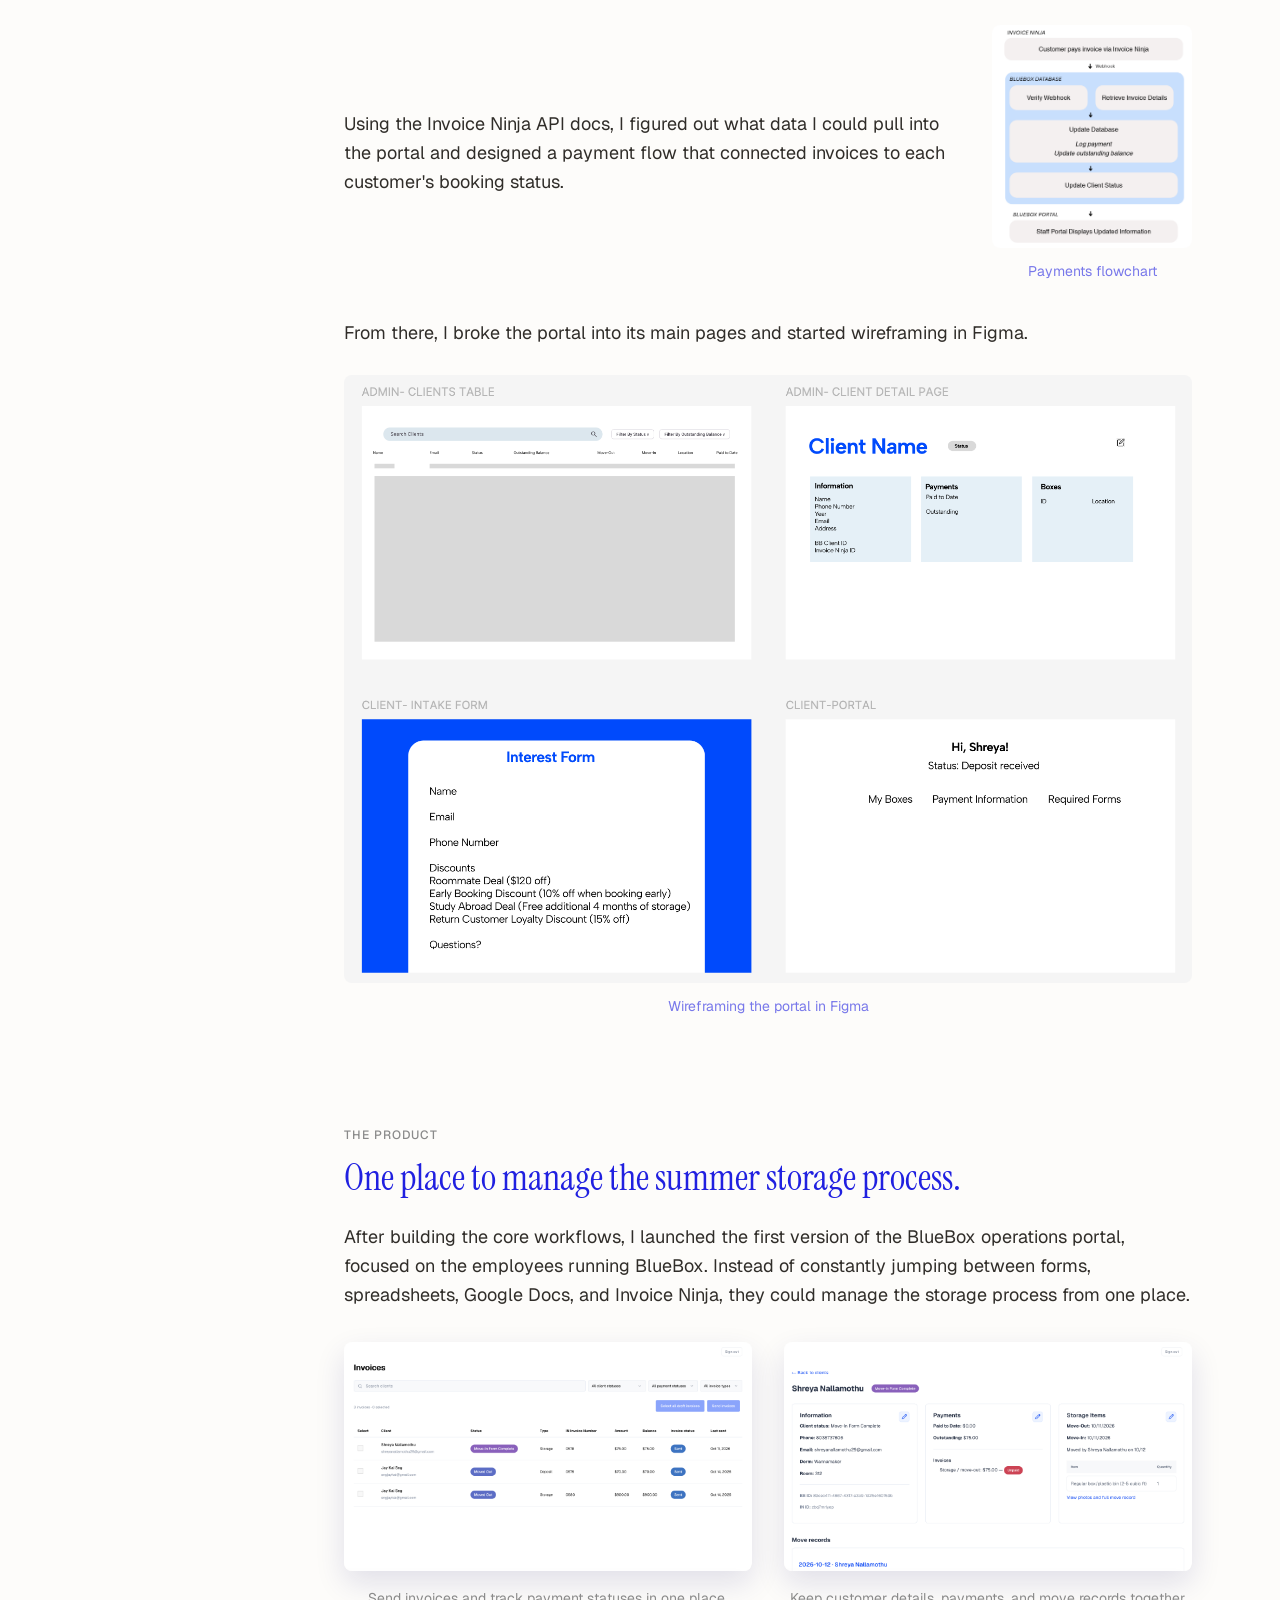
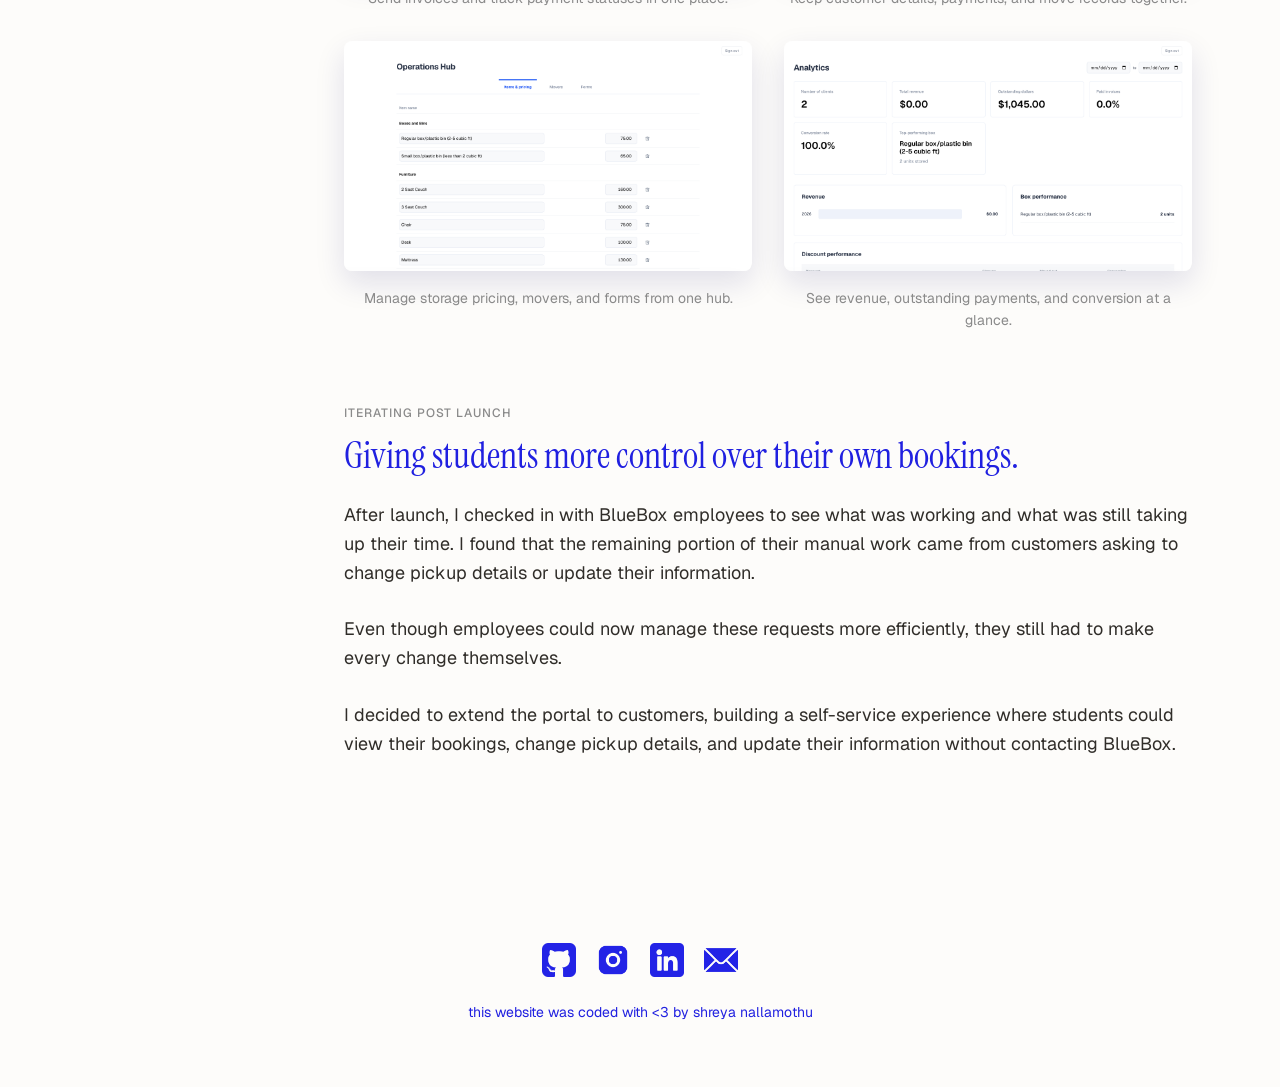
<file: bluebox-storage.html>
<!DOCTYPE html>
<html lang="en">
<head>
<meta charset="UTF-8">
<meta name="viewport" content="width=device-width, initial-scale=1.0">
<title>BlueBox Storage &mdash; Shreya Nallamothu</title>
<link rel="icon" href="assets/favicon.svg" type="image/svg+xml">
<link rel="stylesheet" href="css/base.css">
<link rel="stylesheet" href="css/kircuit.css">
<link rel="stylesheet" href="css/bluebox-storage.css">
</head>
<body class="project-page">

<header class="site-header">
  <a href="index.html" class="logo">Shreya Nallamothu</a>
  <nav class="site-nav">
    <a href="projects.html" class="active">projects</a>
    <a href="advocacy.html">i passed a law!</a>
    <a href="blog.html">blog</a>
    <a href="about.html">about</a>
    <a href="#footer">contact</a>
  </nav>
  <button class="nav-toggle" aria-label="Toggle navigation">&#9776;</button>
</header>

<section class="case-hero">
  <div class="container case-layout">
    <div class="case-heading">
      <p class="case-meta">CAMPUS ENTERPRISES</p>
      <h1>Building an operations hub for a student-run storage business</h1>
    </div>
  </div>
</section>

<section class="case-body">
  <div class="container case-layout">
    <aside class="case-sidebar">
      <a class="case-back" href="projects.html">&larr; back</a>
      <nav class="case-toc" aria-label="Case study sections">
        <a href="#problem">PROBLEM</a>
        <a href="#customer-discovery">CUSTOMER DISCOVERY</a>
        <a href="#exploring-solutions">EXPLORING SOLUTIONS</a>
        <a href="#defining-the-mvp">DEFINING THE MVP</a>
        <a href="#building">BUILDING</a>
        <a href="#the-product">THE PRODUCT</a>
        <a href="#iterating">ITERATING POST LAUNCH</a>
      </nav>
    </aside>

    <main class="case-main">
      <div class="case-block" id="summary">
        <p class="case-lead">I built and launched an operations portal for <strong>BlueBox</strong>, a student-run summer storage business at Campus Enterprises. The portal brings bookings, mover assignments, and invoice information into one place, replacing a workflow scattered across forms, spreadsheets, and documents. BlueBox serves 150 clients and generates 15K+ in revenue annually.</p>
      </div>

      <div class="case-block" id="problem">
        <span class="section-label">Problem</span>
        <h2>BlueBox Storage was losing half its leads because it ran on a Frankensteined ecosystem of documents.</h2>
        <p class="case-lead">BlueBox handles everything from picking up students' belongings to storing them over the summer and returning them in the fall.</p>
        <p class="case-lead">But almost all of this was manual. Staff had to log customer information, send invoices manually, and track information across many spreadsheets and Google Docs. This was reflected in their conversion rate: </p>
        <div class="bluebox-callout"><span class="bluebox-stat">~50%</span><p>of students who submitted an interest form ultimately became clients</p></div>
      </div>

      <div class="case-block" id="customer-discovery">
        <span class="section-label">Customer discovery</span>
        <h2>I talked to all three sides of the operation to understand their needs.</h2>
        <p class="case-lead">Unlike a typical customer-facing product, BlueBox needed to serve three different groups with different needs: students, movers, and operations staff. I interviewed people from each group about what frustrated them with the current process.</p>
        <div class="bluebox-personas">
          <div class="persona-card"><h3>Students</h3><ul><li>Had to fill out multiple forms and repeat information they already shared</li><li>Often wondered when their stuff would arrive</li><li>Confused about invoices and payment deadlines</li></ul></div>
          <div class="persona-card"><h3>Movers</h3><ul><li>Hard to keep track of their move assignments</li><li>Didn't want to manually log everyone's belongings in Google Docs</li></ul></div>
          <div class="persona-card"><h3>BlueBox employees</h3><ul><li>Spent hours manually entering customer information, sending invoices, and chasing down payments</li><li>Had customer information scattered across Google Forms, spreadsheets, Invoice Ninja, and Google Docs</li><li>Had a hard time getting basic numbers about the business</li></ul></div>
        </div>
        <p class="case-lead">Both groups needed a better experience, but I decided to start with employees. That's where I found the most friction, since they were responsible for coordinating every part of the storage process.</p>
        <p class="case-lead">After interviewing stakeholders and reviewing BlueBox's existing tools, I mapped out the entire workflow.</p>
        <figure class="bluebox-figure"><img src="assets/bluebox/operations_workflow.png" alt="Map of BlueBox's existing operations workflow" loading="lazy"><figcaption class="media-caption">Operations workflow map</figcaption></figure>
        <p class="case-lead">hree recurring pain points. Repetitive manual work, disconnected workflows, and limited visibility into business performance.</p>
        <p class="case-lead">I decided to measure success in two ways: fewer manual steps for each booking and a higher conversion rate.</p>
      </div>

      <div class="case-block" id="exploring-solutions">
        <span class="section-label">Exploring solutions</span>
        <h2>I explored three ways to improve operations, each with different tradeoffs.</h2>
        <ol class="flow-steps bluebox-options">
          <li class="flow-step"><h3>Connect the existing tools</h3><p>This would be quick to build, but information would still live across a bunch of different platforms.</p></li>
          <li class="flow-step"><h3>Build an internal dashboard</h3><p>This would give employees one place to see customers, movers, and business metrics, but they'd still need other tools to actually get things done.</p></li>
          <li class="flow-step"><h3>Build an operations hub</h3><p>This would bring the entire process into one place, but would take the most time to build.</p></li>
        </ol>
        <p class="case-lead">I went with the operations hub. It was the biggest upfront investment, but it was also the only option that actually addressed all three problems instead of making the existing system a little easier to use.</p>
      </div>

      <div class="case-block" id="defining-the-mvp">
        <span class="section-label">Defining the MVP</span>
        <h2>Prioritizing impact while keeping the first version focused.</h2>
        <p class="case-lead">I mapped potential features on an impact vs. effort matrix. Simple features like intake forms and Invoice Ninja syncing were easy wins, while the operations hub took more work but had the potential to bring the whole workflow together.</p>
        <figure class="bluebox-figure"><img src="assets/bluebox/impact_effort_matrix.png" alt="Impact versus effort matrix comparing potential BlueBox features" loading="lazy"><figcaption class="media-caption">Impact vs. effort matrix</figcaption></figure>
        <p class="case-lead">I also had to make a few scope decisions:</p>
        <div class="story-grid">
          <div class="story-card"><h4>Build payments or use what BlueBox already had?</h4><p>Building payments from scratch would take a lot of time without making the actual storage experience much better. I kept Invoice Ninja for billing and payments and used BlueBox's database for bookings and mover assignments.</p></div>
          <div class="story-card"><h4>Automate mover assignments or keep them manual?</h4><p>Mover schedules change constantly, so trying to automate every exception would get complicated fast. Instead, I focused on allowing staff to manually assign movers.</p></div>
        </div>
      </div>

      <div class="case-block" id="building">
        <span class="section-label">Building</span>
        <h2>Connecting the workflows, from rough notes to a working system.</h2>
        <p class="case-lead">After deciding on the core features, I began mapping out these interactions, thinking through how information would move between Invoice Ninja, the operations hub, and different parts of the platform.</p>
        <div class="bluebox-architecture">
          <div class="bluebox-architecture-stage">
            <figure class="bluebox-figure bluebox-notes"><img src="assets/bluebox/rough_notes.png" alt="Rough notes mapping the portal's core interactions" loading="lazy"><figcaption class="media-caption">Mapping interactions in my rough notes</figcaption></figure>
            <figure class="bluebox-figure bluebox-system"><img src="assets/bluebox/architecture.png" alt="System architecture connecting the BlueBox portal and its services" loading="lazy"><figcaption class="media-caption">Turning those interactions into a system architecture</figcaption></figure>
          </div>
        </div>
        <div class="bluebox-payment-flow">
        <p class="case-lead">Using the Invoice Ninja API docs, I figured out what data I could pull into the portal and designed a payment flow that connected invoices to each customer's booking status.</p>
        <figure class="bluebox-figure"><img src="assets/bluebox/payments_flowchar.png" alt="Payment flowchart connecting invoices with customer booking status" loading="lazy"><figcaption class="media-caption">Payments flowchart</figcaption></figure>
        </div>
        <p class="case-lead">From there, I broke the portal into its main pages and started wireframing in Figma.</p>
        <figure class="bluebox-figure"><img src="assets/bluebox/wireframing.png" alt="Figma wireframes for the BlueBox operations portal" loading="lazy"><figcaption class="media-caption">Wireframing the portal in Figma</figcaption></figure>
      </div>

      <div class="case-block" id="the-product">
        <span class="section-label">The product</span>
        <h2>One place to manage the summer storage process.</h2>
        <p class="case-lead">After building the core workflows, I launched the first version of the BlueBox operations portal, focused on the employees running BlueBox. Instead of constantly jumping between forms, spreadsheets, Google Docs, and Invoice Ninja, they could manage the storage process from one place.</p>
        <div class="solution-list bluebox-feature-grid">
          <div class="solution-item">
            <img src="assets/bluebox/invoices.png" alt="BlueBox invoices page with payment statuses, balances, and invoice sending controls" loading="lazy">
            <p>Send invoices and track payment statuses in one place.</p>
          </div>
          <div class="solution-item">
            <img src="assets/bluebox/client_page.png" alt="BlueBox client page showing customer information, payments, storage items, and move records" loading="lazy">
            <p>Keep customer details, payments, and move records together.</p>
          </div>
          <div class="solution-item">
            <img src="assets/bluebox/operations_hub.png" alt="BlueBox operations hub with items and pricing, movers, and forms tabs" loading="lazy">
            <p>Manage storage pricing, movers, and forms from one hub.</p>
          </div>
          <div class="solution-item">
            <img src="assets/bluebox/analytics.png" alt="BlueBox analytics dashboard showing revenue, outstanding payments, conversion, and storage performance" loading="lazy">
            <p>See revenue, outstanding payments, and conversion at a glance.</p>
          </div>
        </div>
      </div>

      <div class="case-block" id="iterating">
        <span class="section-label">Iterating post launch</span>
        <h2>Giving students more control over their own bookings.</h2>
        <p class="case-lead">After launch, I checked in with BlueBox employees to see what was working and what was still taking up their time. I found that the remaining portion of their manual work came from customers asking to change pickup details or update their information.</p>
        <p class="case-lead">Even though employees could now manage these requests more efficiently, they still had to make every change themselves.</p>
        <p class="case-lead">I decided to extend the portal to customers, building a self-service experience where students could view their bookings, change pickup details, and update their information without contacting BlueBox.</p>
      </div>
    </main>
  </div>
</section>

<div class="cursor-caption" id="cursorCaption"></div>

<footer class="site-footer" id="footer">
  <div class="footer-socials">
    <a href="https://github.com/shreyanallamothu" target="_blank" rel="noopener"><img src="assets/footer/github-sign.png" alt="GitHub"></a>
    <a href="https://instagram.com/shreyaonline_" target="_blank" rel="noopener"><img src="assets/footer/instagram.png" alt="Instagram"></a>
    <a href="https://linkedin.com/in/shreyanallamothu" target="_blank" rel="noopener"><img src="assets/footer/linkedin.png" alt="LinkedIn"></a>
    <button type="button" class="footer-copy-email" data-email="shreyanallamothu29@gmail.com" data-caption="copy email"><img src="assets/footer/mail.png" alt="Email"></button>
  </div>
  this website was coded with &lt;3 by shreya nallamothu
</footer>

<script src="js/script.js"></script>
<script src="js/bluebox-storage.js"></script></body>
</html>
</file>
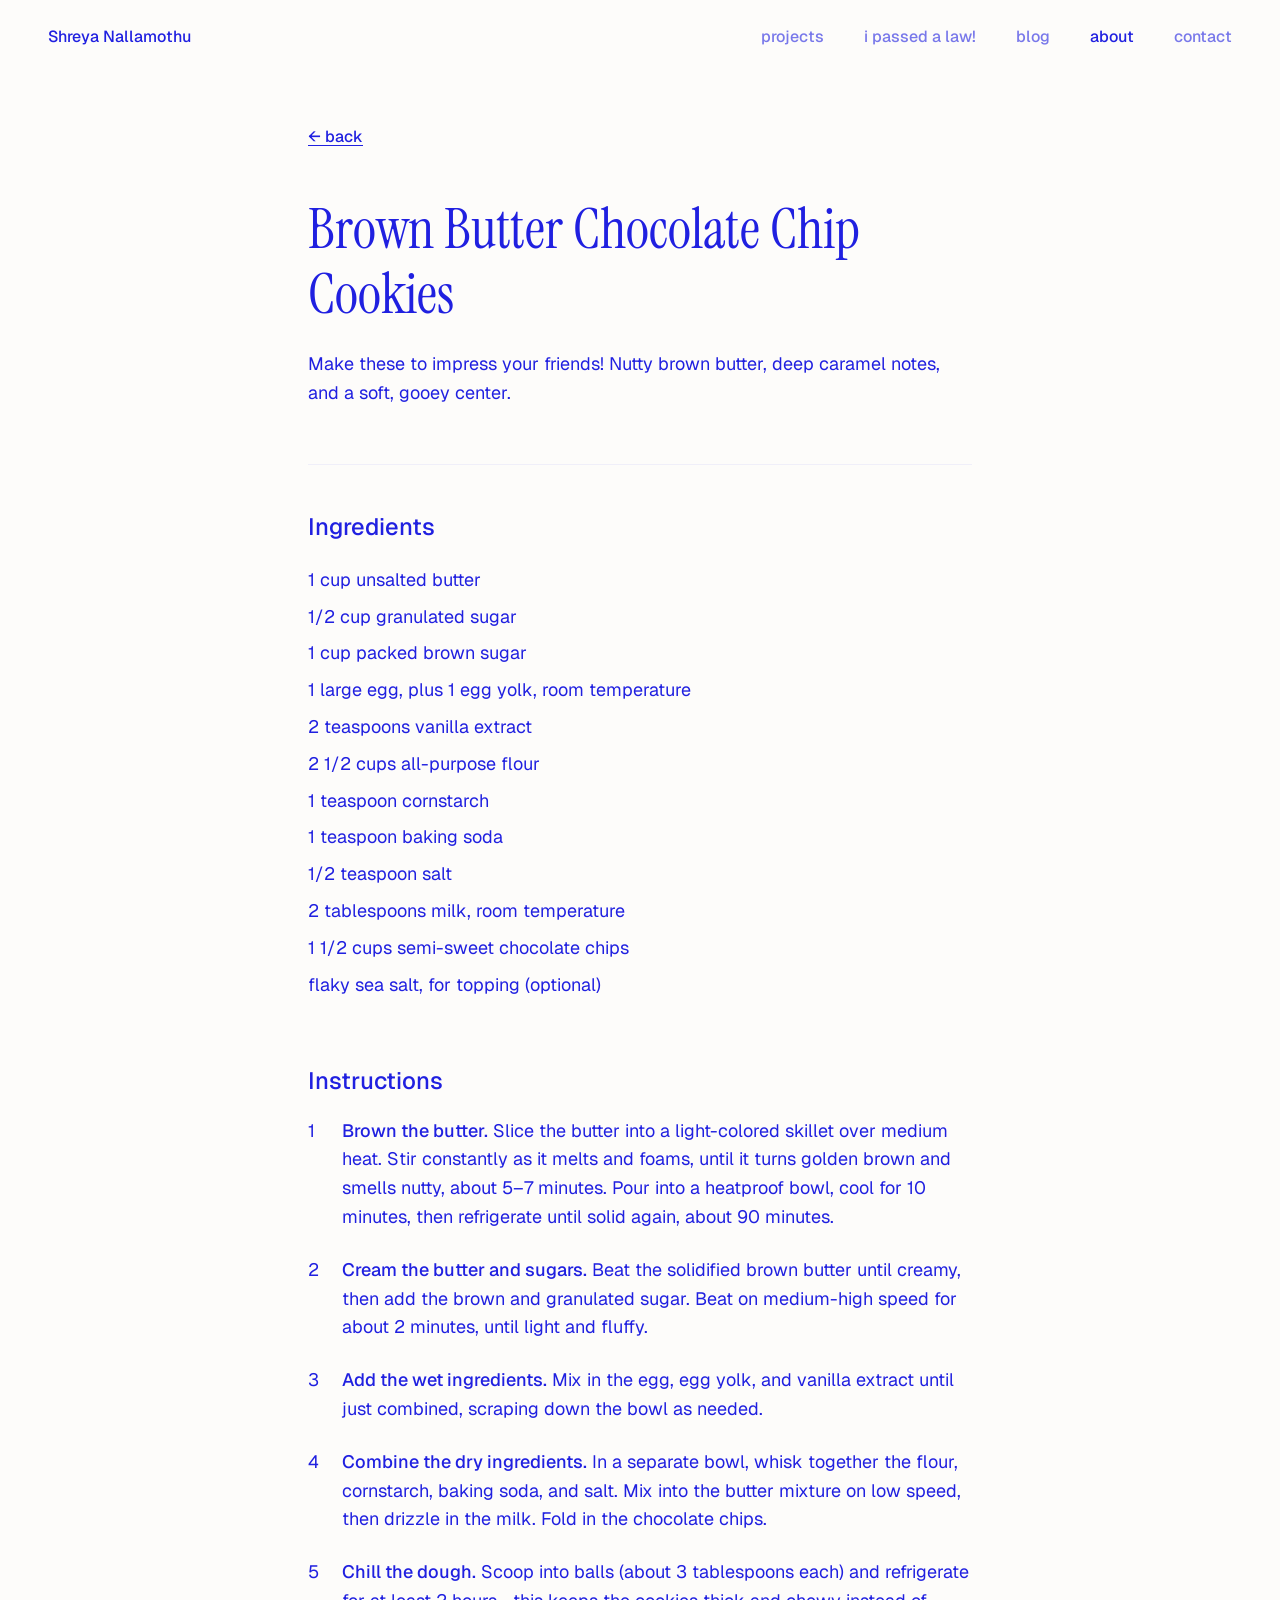
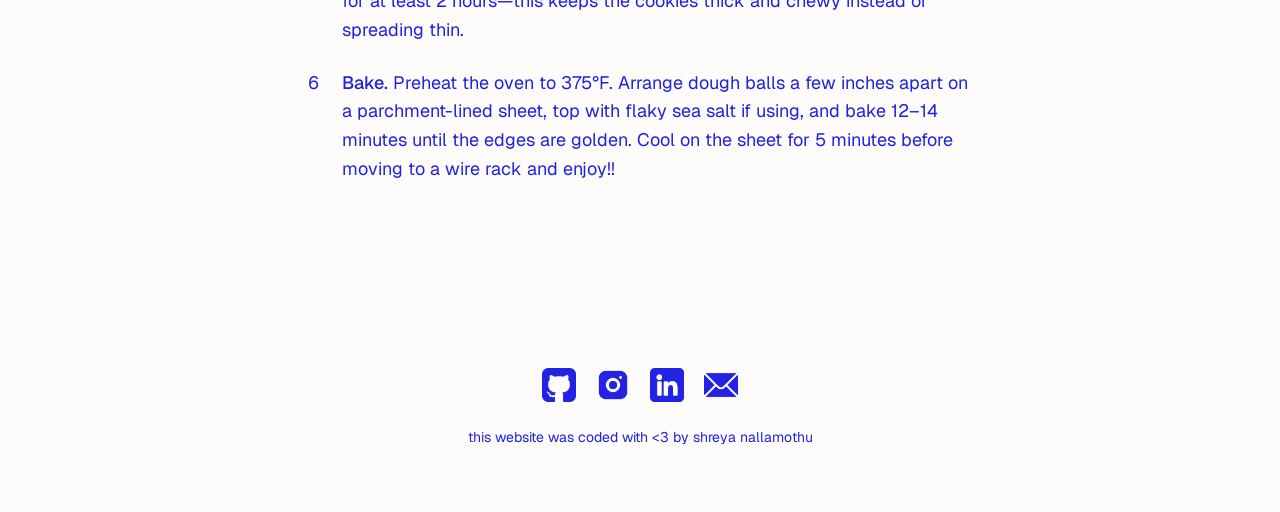
<file: brown-butter-chocolate-chip-cookies.html>
<!DOCTYPE html>
<html lang="en">
<head>
<meta charset="UTF-8">
<meta name="viewport" content="width=device-width, initial-scale=1.0">
<title>Brown Butter Chocolate Chip Cookies &mdash; Shreya Nallamothu</title>
<link rel="icon" href="assets/favicon.svg" type="image/svg+xml">
<link rel="stylesheet" href="css/base.css">
<link rel="stylesheet" href="css/recipe.css">
</head>
<body>

<header class="site-header">
  <a href="index.html" class="logo">Shreya Nallamothu</a>
  <nav class="site-nav">
    <a href="projects.html">projects</a>
    <a href="advocacy.html">i passed a law!</a>
    <a href="blog.html">blog</a>
    <a href="about.html" class="active">about</a>
    <a href="#footer">contact</a>
  </nav>
  <button class="nav-toggle" aria-label="Toggle navigation">&#9776;</button>
</header>

<main>
  <section class="recipe-hero">
    <div class="container recipe-container">
      <a class="recipe-back" href="about.html">&larr; back</a>
      <h1>Brown Butter Chocolate Chip Cookies</h1>
      <p class="recipe-intro">Make these to impress your friends! Nutty brown butter, deep caramel notes, and a soft, gooey center.</p>
    </div>
  </section>

  <section class="recipe-body">
    <div class="container recipe-container">
      <div class="recipe-section ingredients-section">
        <h2>Ingredients</h2>
        <ul class="recipe-ingredients">
          <li>1 cup unsalted butter</li>
          <li>1/2 cup granulated sugar</li>
          <li>1 cup packed brown sugar</li>
          <li>1 large egg, plus 1 egg yolk, room temperature</li>
          <li>2 teaspoons vanilla extract</li>
          <li>2 1/2 cups all-purpose flour</li>
          <li>1 teaspoon cornstarch</li>
          <li>1 teaspoon baking soda</li>
          <li>1/2 teaspoon salt</li>
          <li>2 tablespoons milk, room temperature</li>
          <li>1 1/2 cups semi-sweet chocolate chips</li>
          <li>flaky sea salt, for topping (optional)</li>
        </ul>
      </div>

      <div class="recipe-section instructions-section">
        <h2>Instructions</h2>
        <ol class="recipe-steps">
          <li><strong>Brown the butter.</strong> Slice the butter into a light-colored skillet over medium heat. Stir constantly as it melts and foams, until it turns golden brown and smells nutty, about 5&ndash;7 minutes. Pour into a heatproof bowl, cool for 10 minutes, then refrigerate until solid again, about 90 minutes.</li>
          <li><strong>Cream the butter and sugars.</strong> Beat the solidified brown butter until creamy, then add the brown and granulated sugar. Beat on medium-high speed for about 2 minutes, until light and fluffy.</li>
          <li><strong>Add the wet ingredients.</strong> Mix in the egg, egg yolk, and vanilla extract until just combined, scraping down the bowl as needed.</li>
          <li><strong>Combine the dry ingredients.</strong> In a separate bowl, whisk together the flour, cornstarch, baking soda, and salt. Mix into the butter mixture on low speed, then drizzle in the milk. Fold in the chocolate chips.</li>
          <li><strong>Chill the dough.</strong> Scoop into balls (about 3 tablespoons each) and refrigerate for at least 2 hours&mdash;this keeps the cookies thick and chewy instead of spreading thin.</li>
          <li><strong>Bake.</strong> Preheat the oven to 375&deg;F. Arrange dough balls a few inches apart on a parchment-lined sheet, top with flaky sea salt if using, and bake 12&ndash;14 minutes until the edges are golden. Cool on the sheet for 5 minutes before moving to a wire rack and enjoy!!</li>
        </ol>
      </div>
    </div>
  </section>
</main>

<div class="cursor-caption" id="cursorCaption"></div>

<footer class="site-footer" id="footer">
  <div class="footer-socials">
    <a href="https://github.com/shreyanallamothu" target="_blank" rel="noopener"><img src="assets/footer/github-sign.png" alt="GitHub"></a>
    <a href="https://instagram.com/shreyaonline_" target="_blank" rel="noopener"><img src="assets/footer/instagram.png" alt="Instagram"></a>
    <a href="https://linkedin.com/in/shreyanallamothu" target="_blank" rel="noopener"><img src="assets/footer/linkedin.png" alt="LinkedIn"></a>
    <button type="button" class="footer-copy-email" data-email="shreyanallamothu29@gmail.com" data-caption="copy email"><img src="assets/footer/mail.png" alt="Email"></button>
  </div>
  this website was coded with &lt;3 by shreya nallamothu
</footer>

<script src="js/script.js"></script>
</body>
</html>
</file>
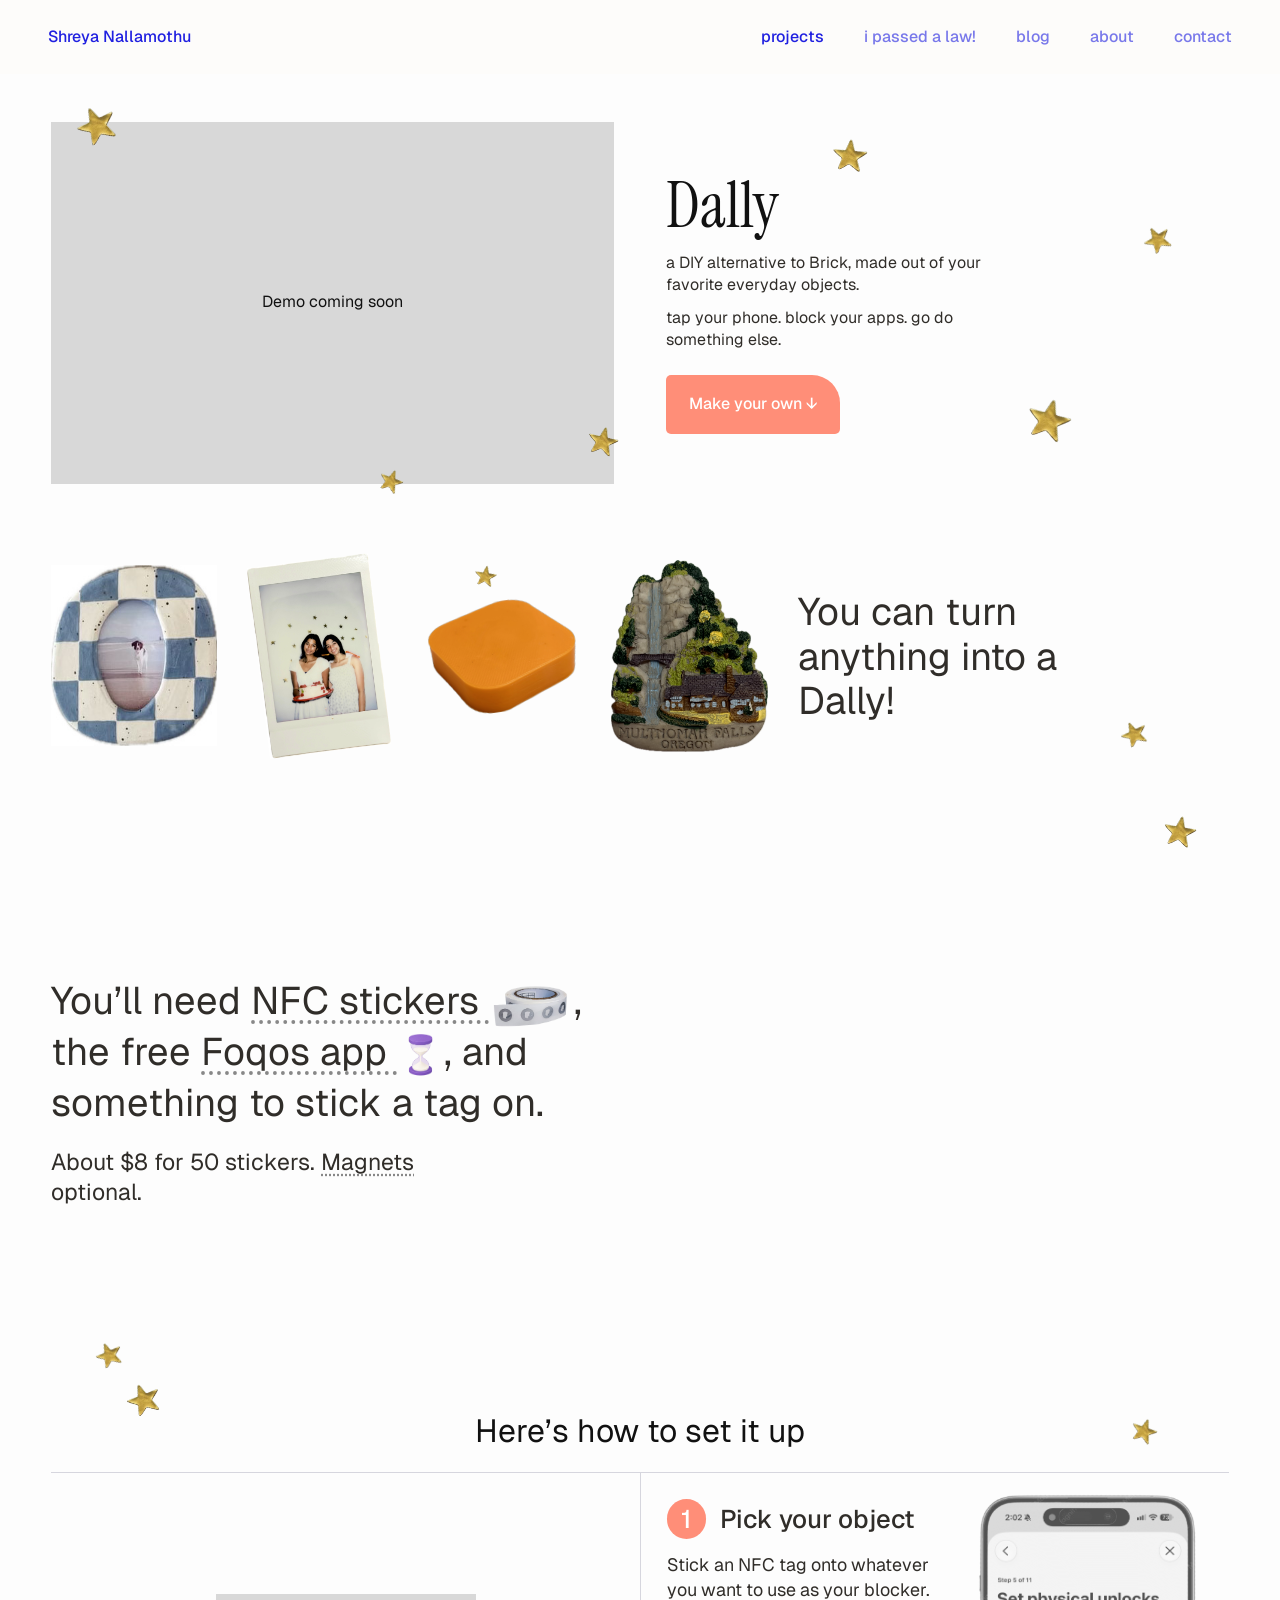
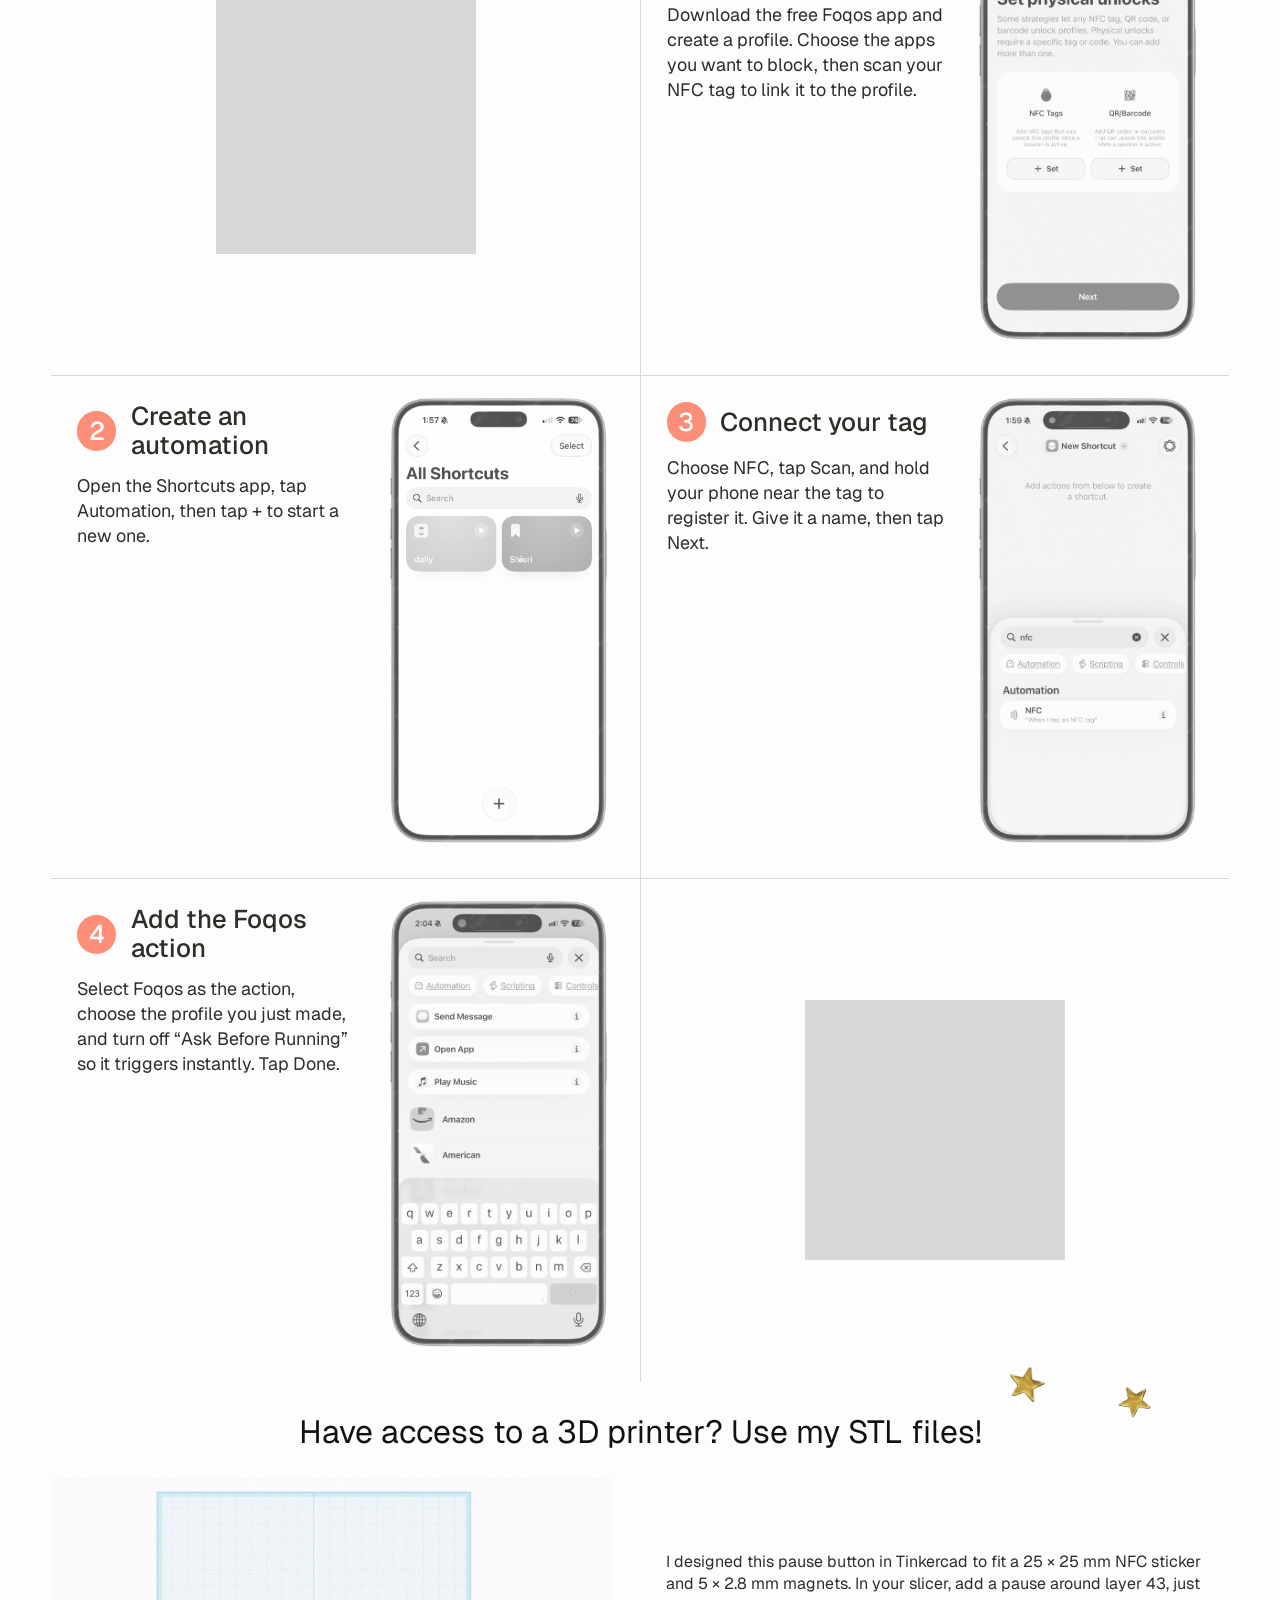
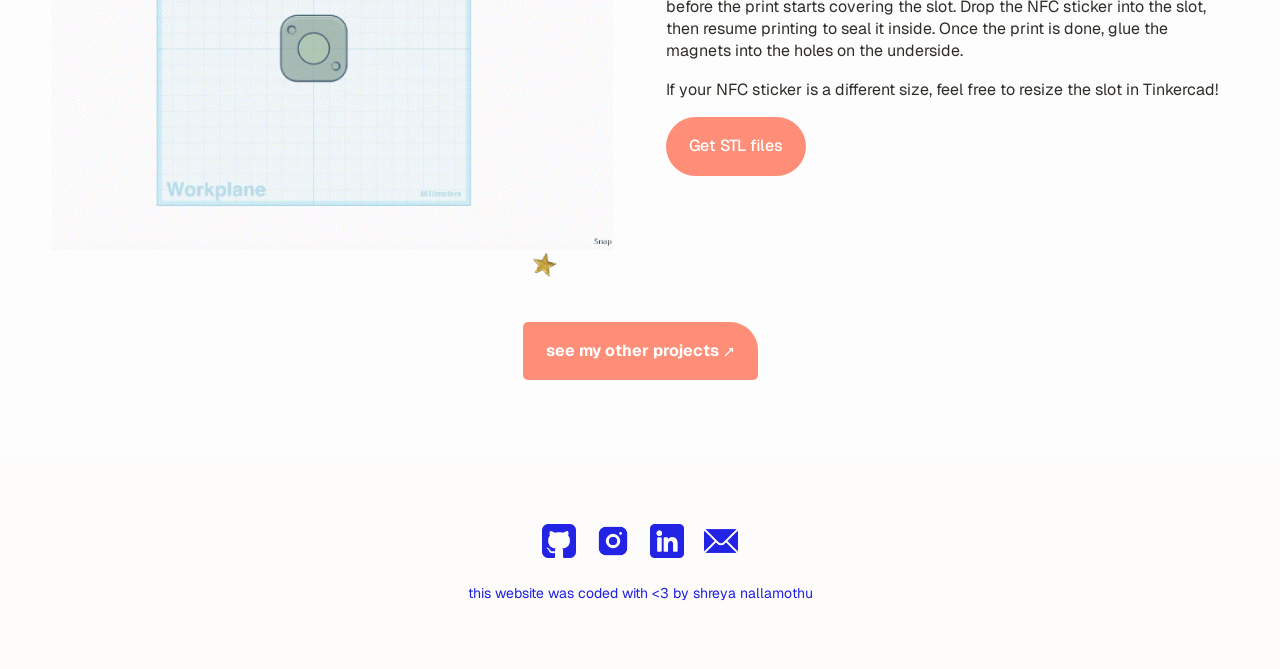
<file: dally.html>
<!DOCTYPE html>
<html lang="en">
<head>
<meta charset="UTF-8">
<meta name="viewport" content="width=device-width, initial-scale=1.0">
<title>Dally &mdash; Shreya Nallamothu</title>
<meta name="description" content="Dally is a DIY alternative to Brick, made out of your favorite everyday objects.">
<link rel="icon" href="assets/favicon.svg" type="image/svg+xml">
<link rel="stylesheet" href="css/base.css">
<link rel="stylesheet" href="css/dally.css?v=42">
</head>
<body class="dally-page">

<header class="site-header">
  <a href="index.html" class="logo">Shreya Nallamothu</a>
  <nav class="site-nav">
    <a href="projects.html" class="active">projects</a>
    <a href="advocacy.html">i passed a law!</a>
    <a href="blog.html">blog</a>
    <a href="about.html">about</a>
    <a href="#footer">contact</a>
  </nav>
  <button class="nav-toggle" aria-label="Toggle navigation">&#9776;</button>
</header>

<main class="dally">
  <section class="dally-split dally-hero" aria-labelledby="dally-title">
    <span class="dally-star" aria-hidden="true" style="--star-x: 4%; --star-y: 0%; --star-size: 78px; --star-angle: -18deg"></span>
    <span class="dally-star" aria-hidden="true" style="--star-x: 47%; --star-y: 88%; --star-size: 60px; --star-angle: 20deg"></span>
    <span class="dally-star" aria-hidden="true" style="--star-x: 68%; --star-y: 9%; --star-size: 68px; --star-angle: 12deg"></span>
    <span class="dally-star" aria-hidden="true" style="--star-x: 94%; --star-y: 32%; --star-size: 54px; --star-angle: -24deg"></span>
    <span class="dally-star" aria-hidden="true" style="--star-x: 85%; --star-y: 82%; --star-size: 86px; --star-angle: 22deg"></span>
    <span class="dally-star" aria-hidden="true" style="--star-x: 29%; --star-y: 99%; --star-size: 47px; --star-angle: 28deg"></span>
    <div class="dally-hero-demo">Demo coming soon</div>
    <div class="dally-hero-copy">
      <h1 id="dally-title">Dally</h1>
      <p>a DIY alternative to Brick, made out of your favorite everyday objects.</p>
      <p>tap your phone. block your apps. go do something else.</p>
      <a class="pill-button" href="#materials">Make your own ↓</a>
    </div>
  </section>

  <div class="dally-objects">
    <span class="dally-star" aria-hidden="true" style="--star-x: 37%; --star-y: 14%; --star-size: 43px; --star-angle: 16deg"></span>
    <span class="dally-star" aria-hidden="true" style="--star-x: 92%; --star-y: 84%; --star-size: 52px; --star-angle: -18deg"></span>
    <div class="dally-object-group">
      <img src="assets/dally/checkered-photo-frame.jpg" width="248" height="271" alt="Blue and white checkered photo frame">
      <img src="assets/dally/instant-photo-with-cake.jpg" width="1780" height="2785" alt="Instant photo of two people holding a cake">
      <img src="assets/dally/orange-printed-pause-button.png" width="1440" height="1078" alt="Orange pause button">
      <img src="assets/dally/multnomah-falls-magnet.png" width="523" height="640" alt="Multnomah Falls souvenir magnet">
    </div>
    <p class="dally-object-headline">You can turn anything into a Dally!</p>
    <div class="dally-reveal">
      <p>no, <em>seriously</em> anything</p>
      <img class="dally-rothko-card" src="assets/dally/rothko-playing-card.png" width="287" height="388" alt="Ace of diamonds with Rothko artwork">
    </div>
  </div>

  <section class="dally-split dally-materials-section" id="materials" aria-label="Materials">
    <span class="dally-star" aria-hidden="true" style="--star-x: 96%; --star-y: -10px; --star-size: 64px; --star-angle: 17deg"></span>
    <span class="dally-star" aria-hidden="true" style="--star-x: 5%; --star-y: 102%; --star-size: 52px; --star-angle: -16deg"></span>
    <div class="dally-materials">
      <p>
        You’ll need
        <button type="button" aria-controls="dally-material-nfc" aria-pressed="false">NFC stickers
          <img class="dally-nfc-tags" src="assets/dally/nfc-stickers.png" width="500" height="500" alt="">
        </button>,
        the free
        <button type="button" aria-controls="dally-material-foqos" aria-pressed="false">Foqos app
          <img src="assets/dally/foqos-hourglass.png" width="500" height="500" alt="">
        </button>,
        and something to stick a tag on.
      </p>
      <p class="dally-materials-note">
        About $8 for 50 stickers. <button type="button" aria-controls="dally-material-magnets" aria-pressed="false">Magnets</button> optional.
      </p>
    </div>
    <div class="dally-material-previews">
      <article id="dally-material-nfc" hidden>
        <img src="assets/dally/nfc-stickers.png" width="500" height="500" alt="NFC tags">
        <p class="dally-material-description">You can get 50 of these NFC stickers for just $8, so make some for your friends! NFC tags are the same technology used in hotel keycards. If you don't want to buy an NFC, you can use the barcode off of any box instead.</p>
        <a class="pill-button dally-rounded-button" href="https://www.amazon.com/dp/B0F24L4GDM?ref_=ppx_hzsearch_conn_dt_b_fed_asin_title_1">Buy on Amazon</a>
      </article>
      <article id="dally-material-magnets" hidden>
        <img src="assets/dally/craft-magnets.png" width="532" height="469" alt="Magnets for Dally">
        <p class="dally-material-description">These magnets are optional, but they’re great if you want to stick your blocker to a fridge or a metal filing cabinet.</p>
        <a class="pill-button dally-rounded-button" href="https://www.amazon.com/s?k=small+craft+magnets">Buy on Amazon</a>
      </article>
      <article id="dally-material-foqos" hidden>
        <img src="assets/dally/foqos-hourglass.png" width="500" height="500" alt="Foqos purple hourglass logo">
        <p class="dally-material-description">This is the app we’ll use to actually implement the blocking. The creator has said he’ll keep the app totally free, and all of the code is open source!</p>
        <a class="pill-button dally-rounded-button" href="https://apps.apple.com/us/app/foqos-tap-to-block/id6736793117">Get Foqos on the App Store</a>
      </article>
    </div>
  </section>

  <section class="dally-setup" aria-labelledby="dally-setup-title">
    <span class="dally-star" aria-hidden="true" style="--star-x: 8%; --star-y: -16px; --star-size: 66px; --star-angle: -14deg"></span>
    <span class="dally-star" aria-hidden="true" style="--star-x: 93%; --star-y: 17px; --star-size: 51px; --star-angle: 26deg"></span>
    <span class="dally-star" aria-hidden="true" style="--star-x: 83%; --star-y: 100%; --star-size: 72px; --star-angle: 21deg"></span>
    <h2 id="dally-setup-title">Here’s how to set it up</h2>
    <ol class="dally-setup-steps" role="list">
      <li class="dally-demo-cell" aria-label="Attaching the sticker to your object">
        <div class="dally-demo-square"></div>
      </li>
      <li>
        <button type="button" class="dally-step-visual dally-step-toggle" data-animation="assets/dally/foqos-nfc-setup.webp" aria-pressed="false">
          <span class="dally-phone">
            <img src="assets/dally/foqos-nfc-setup-still.png" width="882" height="1920" loading="lazy" alt="Set up an NFC tag as a physical unlock in Foqos">
          </span>
        </button>
        <p class="dally-step-caption">
          <strong class="dally-step-title"><span class="dally-step-number">1</span> Pick your object</strong>
          Stick an NFC tag onto whatever you want to use as your blocker. Download the free <a href="https://apps.apple.com/us/app/foqos-tap-to-block/id6736793117">Foqos app</a> and create a profile. Choose the apps you want to block, then scan your NFC tag to link it to the profile.
        </p>
      </li>
      <li>
        <div class="dally-step-visual">
          <div class="dally-phone">
            <img src="assets/dally/shortcuts-library.png" width="1206" height="2622" loading="lazy" alt="The Dally shortcut in the iPhone Shortcuts app">
          </div>
        </div>
        <p class="dally-step-caption">
          <strong class="dally-step-title"><span class="dally-step-number">2</span> Create an automation</strong>
          Open the Shortcuts app, tap Automation, then tap + to start a new one.
        </p>
      </li>
      <li>
        <button type="button" class="dally-step-visual dally-step-toggle" data-animation="assets/dally/shortcuts-nfc-automation.webp" aria-pressed="false">
          <span class="dally-phone">
            <img src="assets/dally/shortcuts-nfc-automation-still.png" width="882" height="1920" loading="lazy" alt="Find the NFC automation and configure the NFC tag scan in Shortcuts">
          </span>
        </button>
        <p class="dally-step-caption">
          <strong class="dally-step-title"><span class="dally-step-number">3</span> Connect your tag</strong>
          Choose NFC, tap Scan, and hold your phone near the tag to register it. Give it a name, then tap Next.
        </p>
      </li>
      <li>
        <button type="button" class="dally-step-visual dally-step-toggle" data-animation="assets/dally/shortcuts-add-foqos-action.webp" aria-pressed="false">
          <span class="dally-phone">
            <img src="assets/dally/shortcuts-add-foqos-action-still.png" width="882" height="1920" loading="lazy" alt="Search for an action in Shortcuts">
          </span>
        </button>
        <p class="dally-step-caption">
          <strong class="dally-step-title"><span class="dally-step-number">4</span> Add the Foqos action</strong>
          Select Foqos as the action, choose the profile you just made, and turn off “Ask Before Running” so it triggers instantly. Tap Done.
        </p>
      </li>
      <li class="dally-demo-cell" aria-label="Final demo">
        <div class="dally-demo-square"></div>
      </li>
    </ol>
  </section>

  <section class="dally-prints" id="prints" aria-labelledby="prints-title">
    <span class="dally-star" aria-hidden="true" style="--star-x: 92%; --star-y: -16px; --star-size: 65px; --star-angle: -23deg"></span>
    <span class="dally-star" aria-hidden="true" style="--star-x: 42%; --star-y: 103%; --star-size: 47px; --star-angle: 19deg"></span>
    <h2 id="prints-title">Have access to a 3D printer? Use my STL files!</h2>
    <div class="dally-split">
      <img class="dally-cad-video" src="assets/dally/3d-print-demo.gif" width="640" height="424" alt="3D printing demo for the Dally pause button">
      <div class="dally-prints-details">
        <p>I designed this pause button in Tinkercad to fit a 25 × 25 mm NFC sticker and 5 × 2.8 mm magnets. In your slicer, add a pause around layer 43, just before the print starts covering the slot. Drop the NFC sticker into the slot, then resume printing to seal it inside. Once the print is done, glue the magnets into the holes on the underside.</p>
        <p>If your NFC sticker is a different size, feel free to resize the slot in Tinkercad!</p>
        <a class="pill-button dally-rounded-button" href="https://www.tinkercad.com/things/iE3ICK4YP7B-dally">Get STL files</a>
      </div>
    </div>
  </section>

  <a class="pill-button dally-projects-link" href="projects.html">
    see my other projects
    <svg class="arrow-ne" width="12" height="12" viewBox="0 0 24 24" fill="none" stroke="currentColor" stroke-width="2.5" stroke-linecap="round" stroke-linejoin="round" aria-hidden="true"><path d="M13 5H19V11"/><path d="M19 5L5 19"/></svg>
  </a>
</main>

<footer class="site-footer" id="footer">
  <div class="footer-socials">
    <a href="https://github.com/shreyanallamothu" target="_blank" rel="noopener"><img src="assets/footer/github-sign.png" alt="GitHub"></a>
    <a href="https://instagram.com/shreyaonline_" target="_blank" rel="noopener"><img src="assets/footer/instagram.png" alt="Instagram"></a>
    <a href="https://linkedin.com/in/shreyanallamothu" target="_blank" rel="noopener"><img src="assets/footer/linkedin.png" alt="LinkedIn"></a>
    <button type="button" class="footer-copy-email" data-email="shreyanallamothu29@gmail.com" data-caption="copy email"><img src="assets/footer/mail.png" alt="Email"></button>
  </div>
  this website was coded with &lt;3 by shreya nallamothu
</footer>

<script src="js/script.js"></script>
<script src="js/dally.js?v=8"></script>
</body>
</html>
</file>
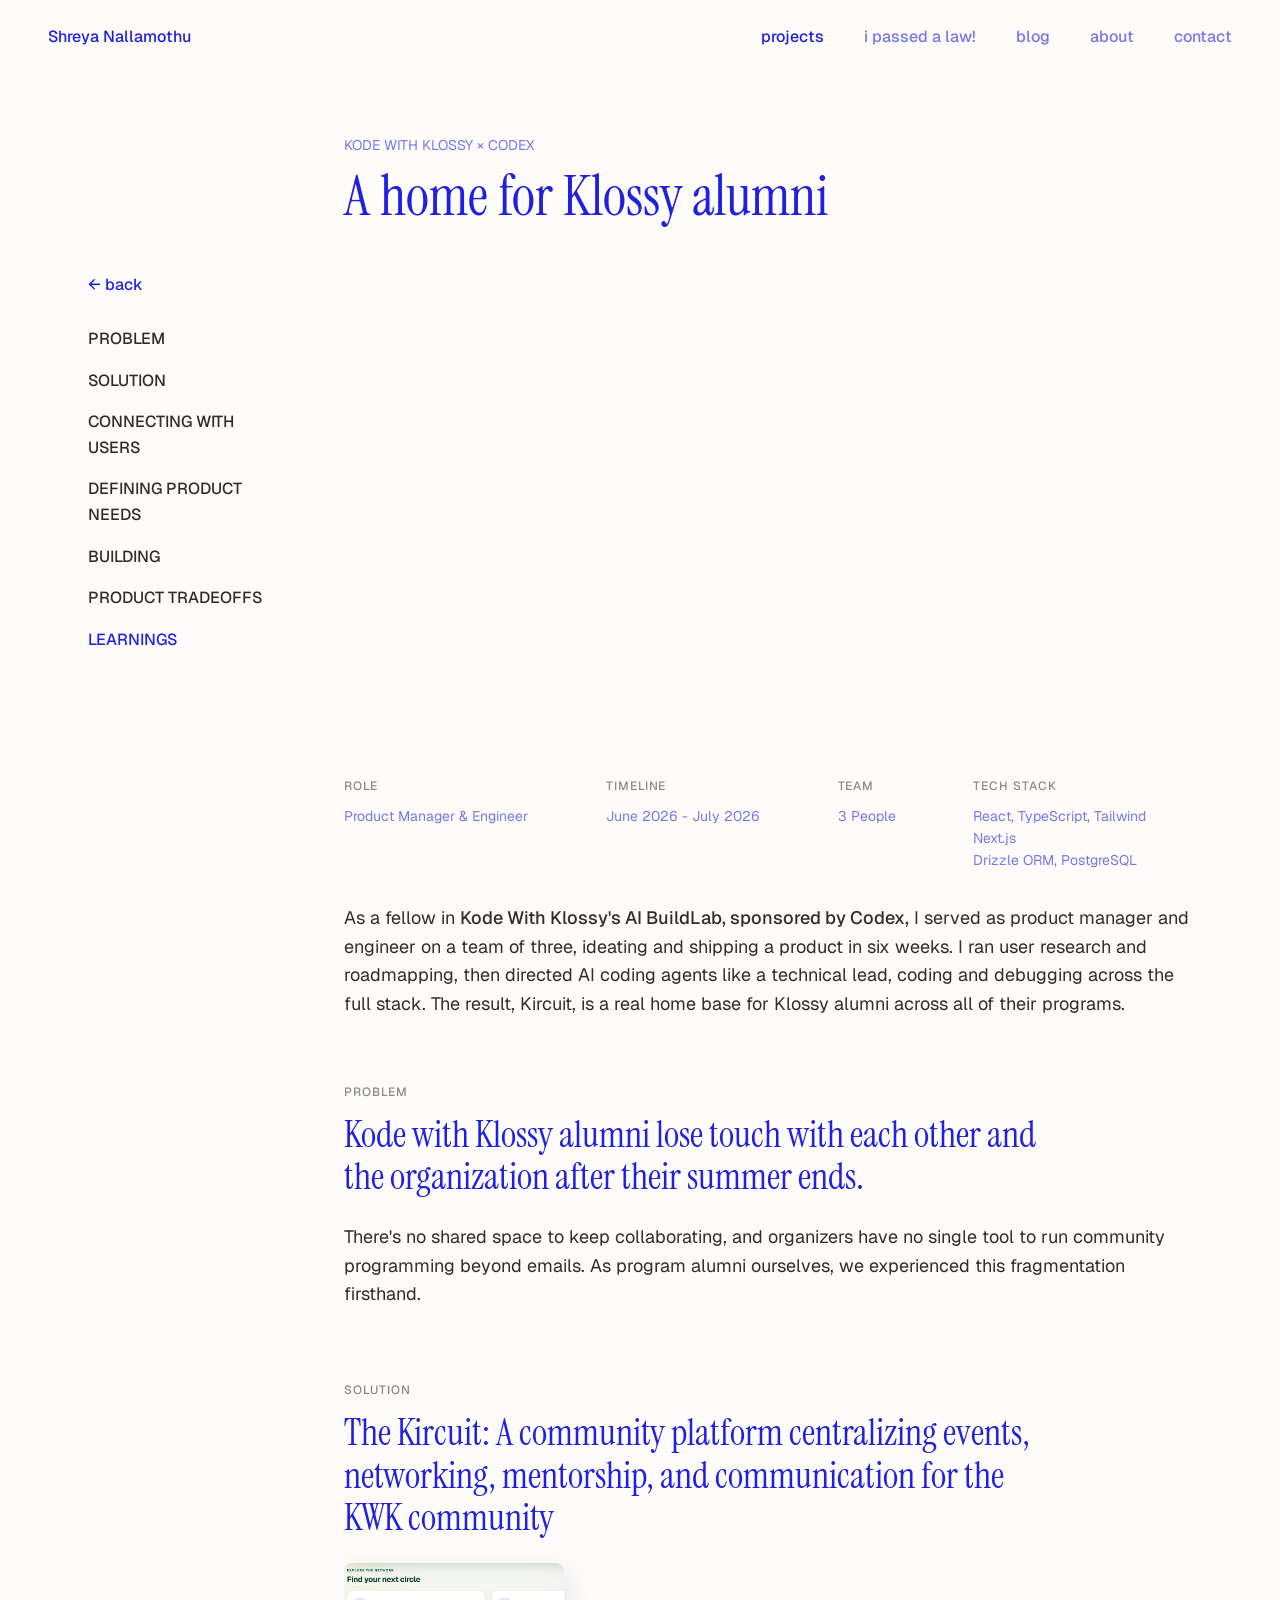
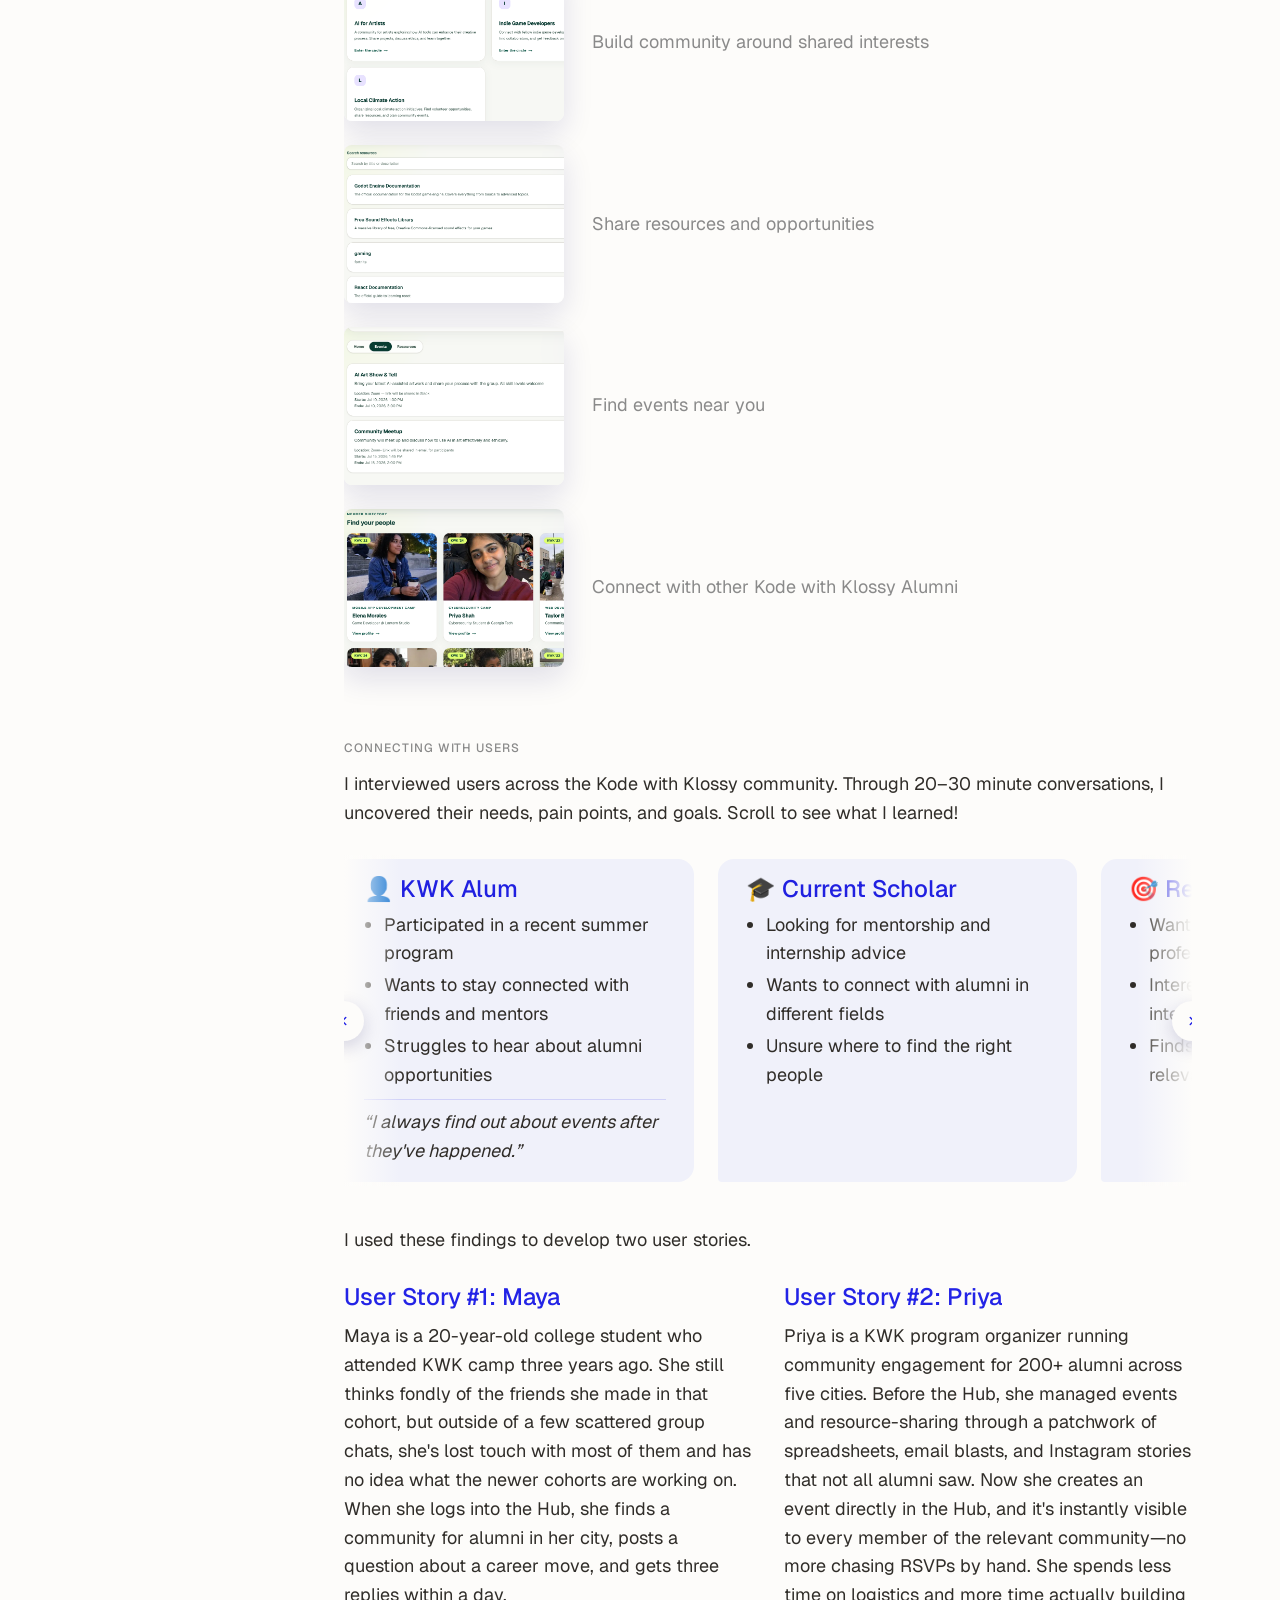
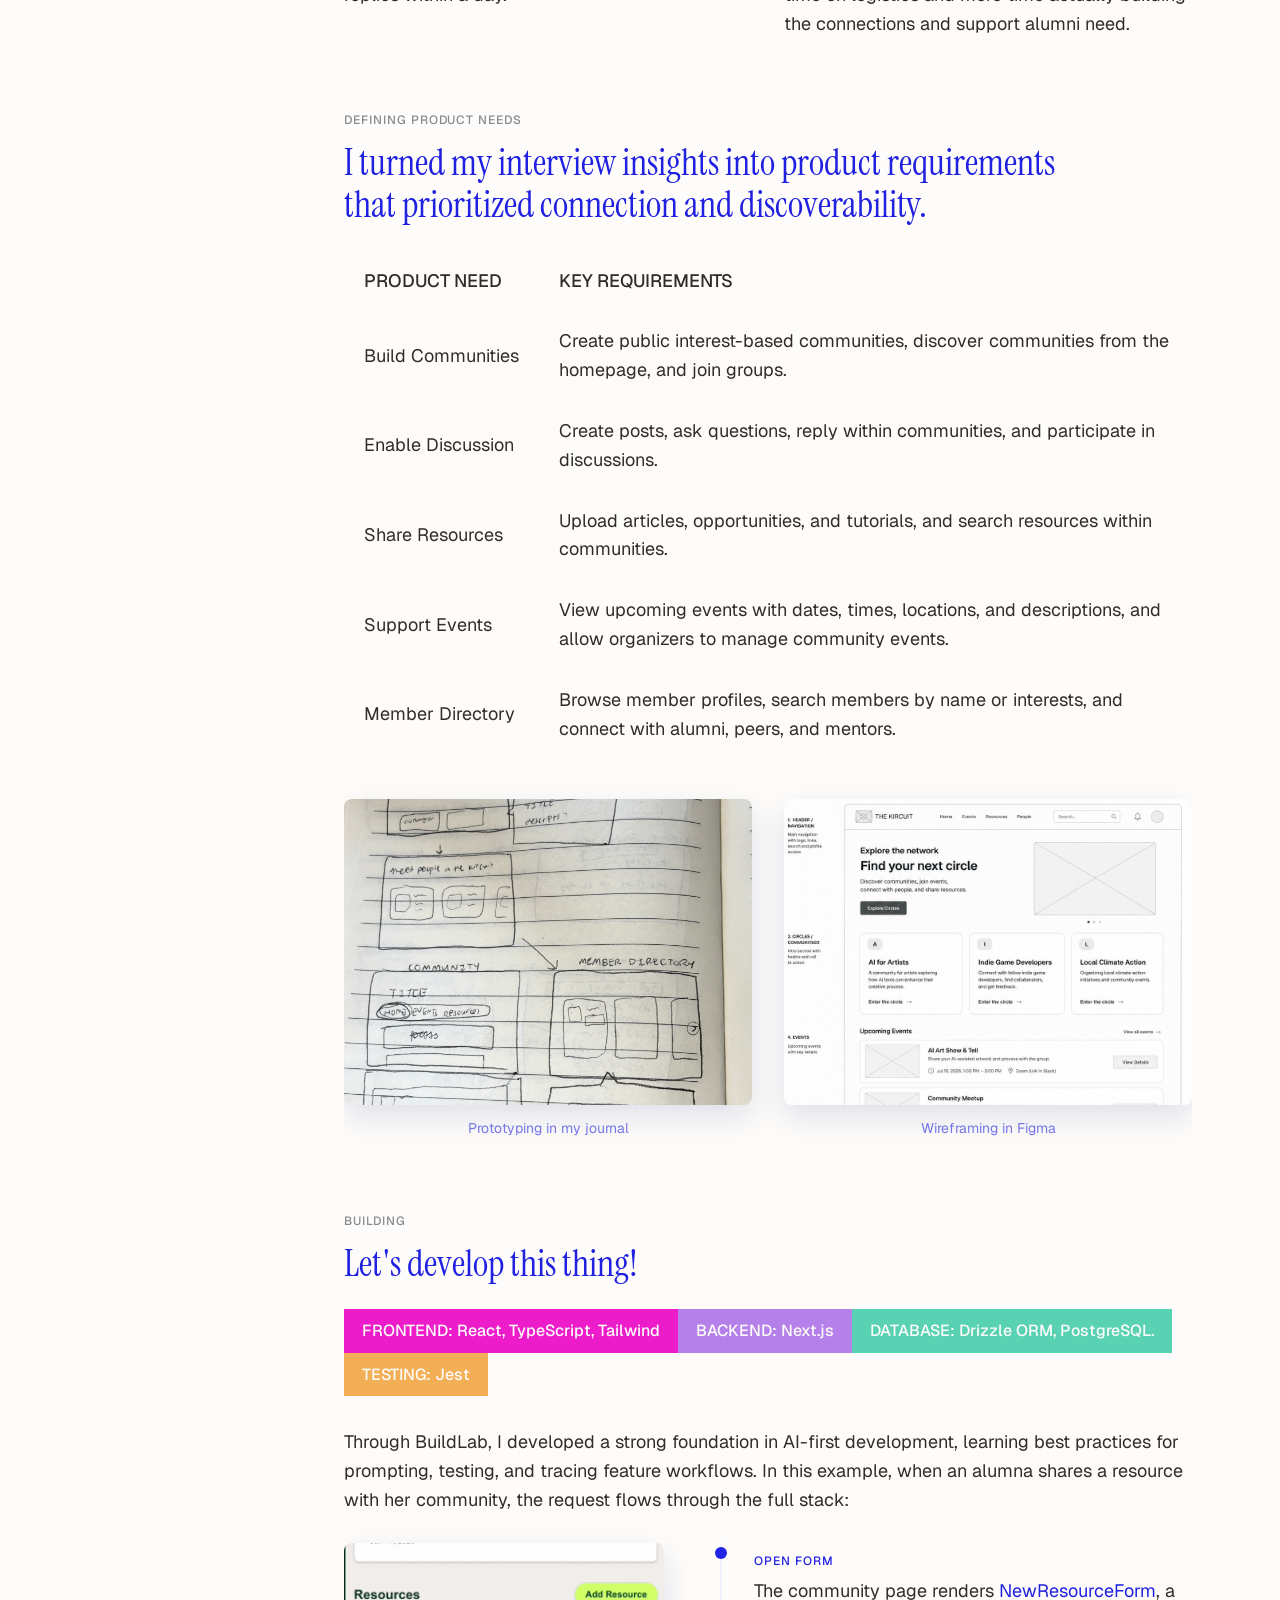
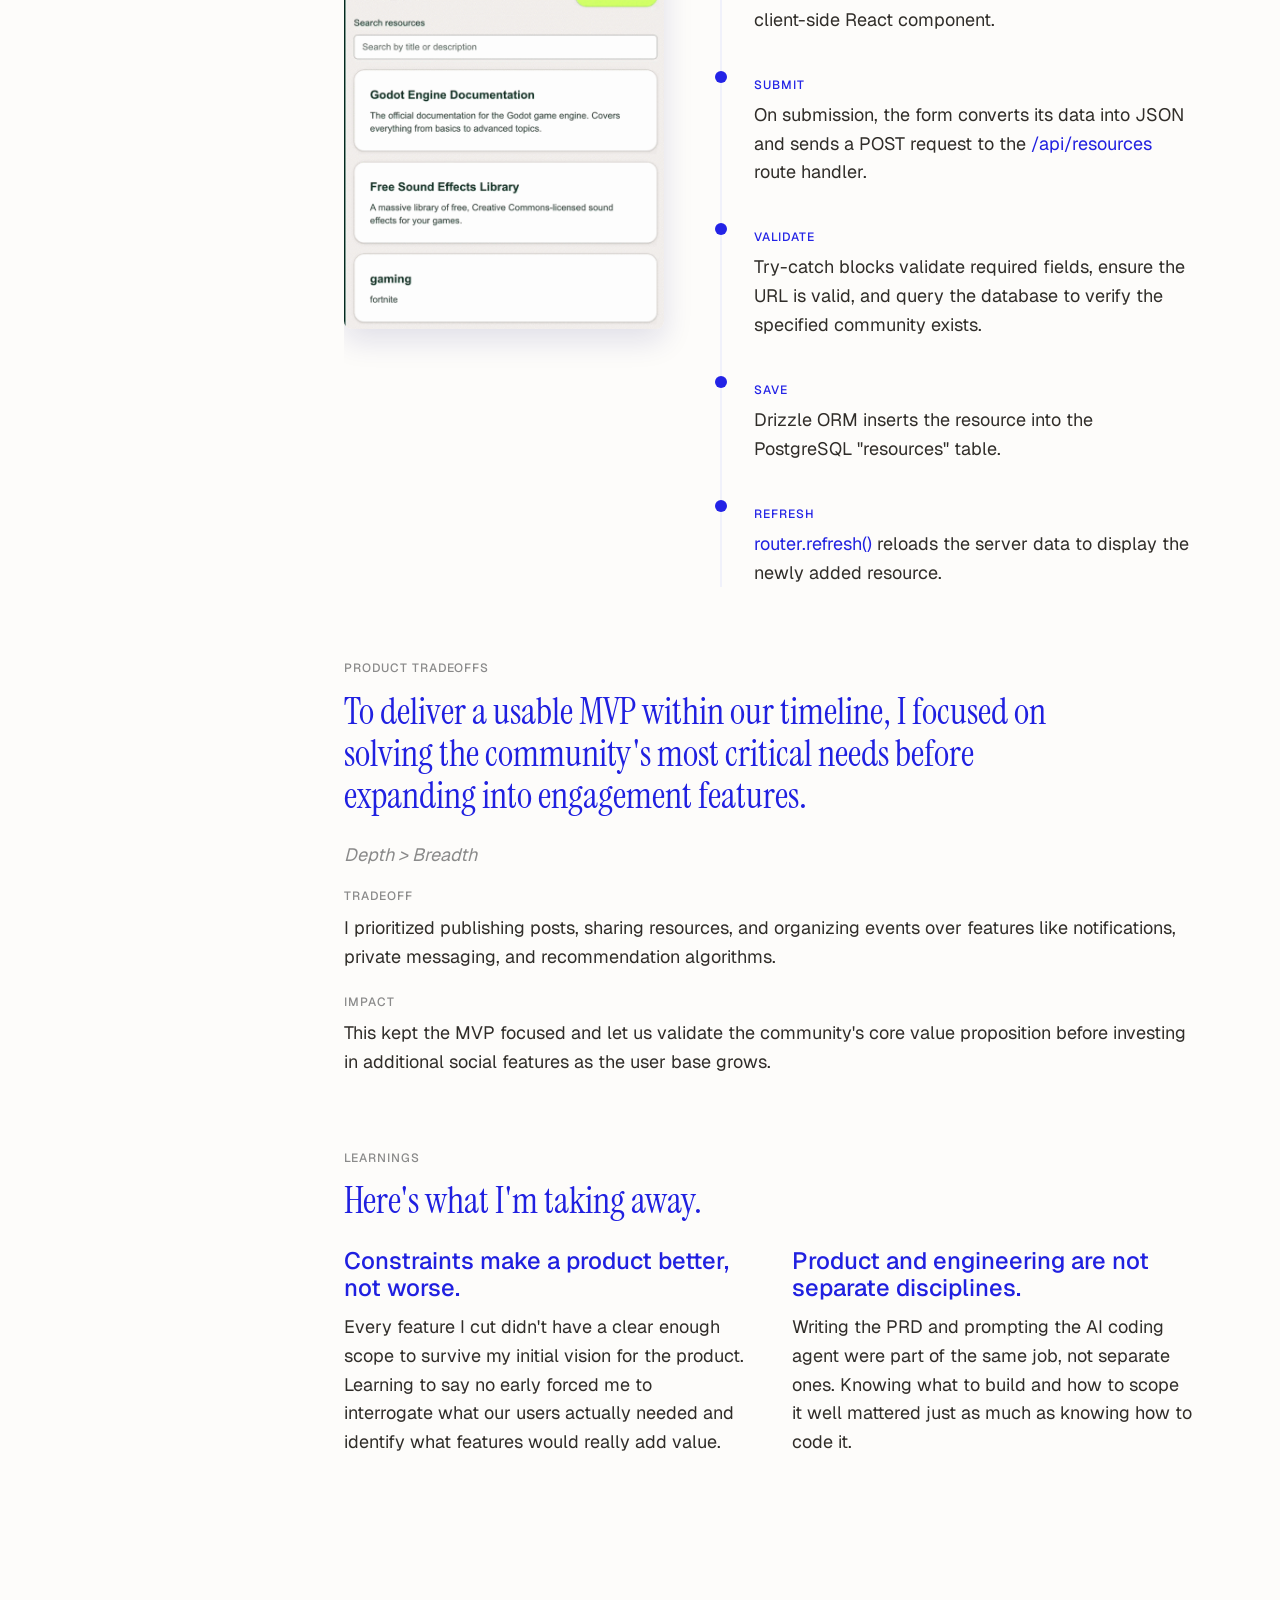
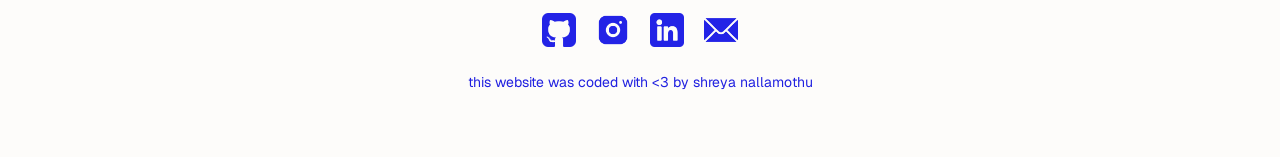
<file: kircuit.html>
<!DOCTYPE html>
<html lang="en">
<head>
<meta charset="UTF-8">
<meta name="viewport" content="width=device-width, initial-scale=1.0">
<title>Kircuit &mdash; Shreya Nallamothu</title>
<link rel="icon" href="assets/favicon.svg" type="image/svg+xml">
<link rel="stylesheet" href="css/base.css">
<link rel="stylesheet" href="css/kircuit.css">
</head>
<body class="project-page">

<header class="site-header">
  <a href="index.html" class="logo">Shreya Nallamothu</a>
  <nav class="site-nav">
    <a href="projects.html" class="active">projects</a>
    <a href="advocacy.html">i passed a law!</a>
    <a href="blog.html">blog</a>
    <a href="about.html">about</a>
    <a href="#footer">contact</a>
  </nav>
  <button class="nav-toggle" aria-label="Toggle navigation">&#9776;</button>
</header>

<section class="case-hero">
  <div class="container case-layout">
    <div class="case-heading">
    <p class="case-meta">KODE WITH KLOSSY &times; CODEX</p>
    <h1>A home for Klossy alumni</h1>
    </div>
  </div>
</section>

<section class="case-body">
  <div class="container case-layout">

    <aside class="case-sidebar">
      <a class="case-back" href="projects.html">&larr; back</a>
      <nav class="case-toc">
        <a href="#problem">PROBLEM</a>
        <a href="#solution">SOLUTION</a>
        <a href="#connecting-with-users">CONNECTING WITH USERS</a>
        <a href="#defining-product-needs">DEFINING PRODUCT NEEDS</a>
        <a href="#building">BUILDING</a>
        <a href="#product-tradeoffs">PRODUCT TRADEOFFS</a>
        <a href="#learnings">LEARNINGS</a>
      </nav>
    </aside>

    <main class="case-main">

      <video class="video-placeholder" src="assets/kircuit/demo.mov" autoplay loop muted playsinline></video>

      <div class="case-meta-grid">
        <div class="case-meta-item">
          <span class="case-meta-label">Role</span>
          <p class="case-meta-value">Product Manager &amp; Engineer</p>
        </div>
        <div class="case-meta-item">
          <span class="case-meta-label">Timeline</span>
          <p class="case-meta-value">June 2026 - July 2026</p>
        </div>
        <div class="case-meta-item">
          <span class="case-meta-label">Team</span>
          <p class="case-meta-value">3 People</p>
        </div>
        <div class="case-meta-item">
          <span class="case-meta-label">Tech Stack</span>
          <p class="case-meta-value">React, TypeScript, Tailwind<br>Next.js<br>Drizzle ORM, PostgreSQL</p>
        </div>
      </div>

      <p class="case-intro">As a fellow in <strong>Kode With Klossy's AI BuildLab, sponsored by Codex,</strong> I served as
        product manager and engineer on a team of three, ideating and shipping a product in six weeks. I ran
        user research and roadmapping, then directed AI coding agents like a technical lead, coding and debugging across the full stack. The result, Kircuit, is a
        real home base for Klossy alumni across all of their programs.</p>

      <div class="case-block" id="problem">
        <span class="section-label">Problem</span>
        <h2>Kode with Klossy alumni lose touch with each other and the organization after their summer ends.</h2>
        <div class="callout-box">
          <p>There's no shared space to keep collaborating, and organizers have no single tool to run
            community programming beyond emails. As program alumni ourselves, we experienced this
            fragmentation firsthand.</p>
        </div>
      </div>

      <div class="case-block" id="solution">
        <span class="section-label">Solution</span>
        <h2>The Kircuit: A community platform centralizing events, networking, mentorship, and communication
          for the KWK community</h2>
        <div class="solution-list">
          <div class="solution-item">
            <img src="assets/kircuit/community.png" alt="Community Hub landing page showing interest-based communities like AI for Artists, Indie Game Developers, and Local Climate Action">
            <p>Build community around shared interests</p>
          </div>
          <div class="solution-item">
            <img src="assets/kircuit/resources.png" alt="Resources panel with a searchable list of community-shared links">
            <p>Share resources and opportunities</p>
          </div>
          <div class="solution-item">
            <img src="assets/kircuit/events.png" alt="Events panel showing upcoming Kode with Klossy events near you">
            <p>Find events near you</p>
          </div>
          <div class="solution-item">
            <img src="assets/kircuit/members.png" alt="Alumni network directory for connecting with other Kode with Klossy alumni">
            <p>Connect with other Kode with Klossy Alumni</p>
          </div>
        </div>
      </div>

      <div class="case-block" id="connecting-with-users">
        <span class="section-label">Connecting With Users</span>
        <p class="case-lead">I interviewed users across the Kode with Klossy community. Through 20&ndash;30
          minute conversations, I uncovered their needs, pain points, and goals. Scroll to see what I learned!</p>

        <div class="persona-carousel">
          <button type="button" class="persona-arrow persona-arrow-prev" aria-label="Previous persona"><svg width="14" height="14" viewBox="0 0 24 24" fill="none" stroke="currentColor" stroke-width="2.5" stroke-linecap="round" stroke-linejoin="round"><polyline points="15 18 9 12 15 6"/></svg></button>
          <div class="persona-carousel-fade persona-carousel-fade-left"></div>
          <div class="persona-carousel-fade persona-carousel-fade-right"></div>
          <div class="persona-grid">
            <div class="persona-card">
              <h3><span class="persona-icon">&#128100;</span> KWK Alum</h3>
              <ul>
                <li>Participated in a recent summer program</li>
                <li>Wants to stay connected with friends and mentors</li>
                <li>Struggles to hear about alumni opportunities</li>
              </ul>
              <p class="persona-quote">&ldquo;I always find out about events after they've happened.&rdquo;</p>
            </div>
            <div class="persona-card">
              <h3><span class="persona-icon">&#127891;</span> Current Scholar</h3>
              <ul>
                <li>Looking for mentorship and internship advice</li>
                <li>Wants to connect with alumni in different fields</li>
                <li>Unsure where to find the right people</li>
              </ul>
            </div>
            <div class="persona-card">
              <h3><span class="persona-icon">&#127919;</span> Recent Graduate</h3>
              <ul>
                <li>Wants to expand their professional network</li>
                <li>Interested in job postings and internship opportunities</li>
                <li>Finds it difficult to discover relevant opportunities</li>
              </ul>
            </div>
          </div>
          <button type="button" class="persona-arrow persona-arrow-next" aria-label="Next persona"><svg width="14" height="14" viewBox="0 0 24 24" fill="none" stroke="currentColor" stroke-width="2.5" stroke-linecap="round" stroke-linejoin="round"><polyline points="9 18 15 12 9 6"/></svg></button>
        </div>

        <p class="case-lead">I used these findings to develop two user stories.</p>

        <div class="story-grid">
          <div class="story-card">
            <h4>User Story #1: Maya</h4>
            <p>Maya is a 20-year-old college student who attended KWK camp three years ago. She still thinks
              fondly of the friends she made in that cohort, but outside of a few scattered group chats, she's
              lost touch with most of them and has no idea what the newer cohorts are working on. When she logs
              into the Hub, she finds a community for alumni in her city, posts a question about a career move,
              and gets three replies within a day.</p>
          </div>
          <div class="story-card">
            <h4>User Story #2: Priya</h4>
            <p>Priya is a KWK program organizer running community engagement for 200+ alumni across five
              cities. Before the Hub, she managed events and resource-sharing through a patchwork of
              spreadsheets, email blasts, and Instagram stories that not all alumni saw. Now she creates an
              event directly in the Hub, and it's instantly visible to every member of the relevant
              community&mdash;no more chasing RSVPs by hand. She spends less time on logistics and more time
              actually building the connections and support alumni need.</p>
          </div>
        </div>
      </div>

      <div class="case-block" id="defining-product-needs">
        <span class="section-label">Defining Product Needs</span>
        <h2>I turned my interview insights into product requirements that prioritized connection and
          discoverability.</h2>

        <div class="needs-table-wrap">
          <table class="needs-table">
            <thead>
              <tr>
                <th>Product Need</th>
                <th>Key Requirements</th>
              </tr>
            </thead>
            <tbody>
              <tr>
                <td>Build Communities</td>
                <td>Create public interest-based communities, discover communities from the homepage, and
                  join groups.</td>
              </tr>
              <tr>
                <td>Enable Discussion</td>
                <td>Create posts, ask questions, reply within communities, and participate in discussions.</td>
              </tr>
              <tr>
                <td>Share Resources</td>
                <td>Upload articles, opportunities, and tutorials, and search resources within communities.</td>
              </tr>
              <tr>
                <td>Support Events</td>
                <td>View upcoming events with dates, times, locations, and descriptions, and allow organizers
                  to manage community events.</td>
              </tr>
              <tr>
                <td>Member Directory</td>
                <td>Browse member profiles, search members by name or interests, and connect with alumni,
                  peers, and mentors.</td>
              </tr>
            </tbody>
          </table>
        </div>

        <div class="proto-grid">
          <div>
            <img class="proto-placeholder" src="assets/kircuit/prototyping.jpg" alt="Hand-drawn journal sketch wireframing The Kircuit's home, community, and member directory pages">
            <p class="media-caption">Prototyping in my journal</p>
          </div>
          <div>
            <img class="proto-placeholder proto-wireframe" src="assets/kircuit/wireframe.png" alt="Annotated Figma wireframe for The Kircuit homepage, including navigation, communities, events, people, resources, and footer sections">
            <p class="media-caption">Wireframing in Figma</p>
          </div>
        </div>
      </div>

      <div class="case-block" id="building">
        <span class="section-label">Building</span>
        <h2>Let's develop this thing!</h2>

        <div class="tech-chip-row">
          <span class="tech-chip chip-react">FRONTEND: React, TypeScript, Tailwind</span>
          <span class="tech-chip chip-next">BACKEND: Next.js</span>
          <span class="tech-chip chip-drizzle">DATABASE: Drizzle ORM, PostgreSQL.</span>
          <span class="tech-chip chip-jest">TESTING: Jest</span>
        </div>
        <p class="case-lead">Through BuildLab, I developed a strong foundation in AI-first development, learning best practices for prompting, testing, and tracing feature workflows. In this example, when an alumna shares a resource with her community, the request flows through the full stack:</p>

        <div class="deepdive-grid">
          <div class="deepdive-media">
            <img src="assets/kircuit/resource gif.gif" alt="GIF demoing a user adding a resource in Kircuit" class="gif-placeholder">
          </div>
          <ol class="flow-steps">
            <li class="flow-step">
              <span class="flow-label">Open form</span>
              <p>The community page renders <code>NewResourceForm</code>, a client-side React component.</p>
            </li>
            <li class="flow-step">
              <span class="flow-label">Submit</span>
              <p>On submission, the form converts its data into JSON and sends a POST request to the
                <code>/api/resources</code> route handler.</p>
            </li>
            <li class="flow-step">
              <span class="flow-label">Validate</span>
              <p>Try-catch blocks validate required fields, ensure the URL is valid, and query the database to
                verify the specified community exists.</p>
            </li>
            <li class="flow-step">
              <span class="flow-label">Save</span>
              <p>Drizzle ORM inserts the resource into the PostgreSQL "resources" table.</p>
            </li>
            <li class="flow-step">
              <span class="flow-label">Refresh</span>
              <p><code>router.refresh()</code> reloads the server data to display the newly added resource.</p>
            </li>
          </ol>
        </div>
      </div>

      <div class="case-block" id="product-tradeoffs">
        <span class="section-label">Product Tradeoffs</span>
        <h2>To deliver a usable MVP within our timeline, I focused on solving the community's most critical
          needs before expanding into engagement features.</h2>

        <span class="tradeoff-kicker">Depth &gt; Breadth</span>
        <div class="tradeoff-grid">
          <div class="tradeoff-col">
            <h4>Tradeoff</h4>
            <p>I prioritized publishing posts, sharing resources, and organizing events over features like
              notifications, private messaging, and recommendation algorithms.</p>
          </div>
          <div class="tradeoff-col">
            <h4>Impact</h4>
            <p>This kept the MVP focused and let us validate the community's core value proposition before
              investing in additional social features as the user base grows.</p>
          </div>
        </div>
      </div>

      <div class="case-block" id="learnings">
        <span class="section-label">Learnings</span>
        <h2>Here's what I'm taking away.</h2>

        <div class="learnings-grid">
          <div class="learning-col">
            <h3>Constraints make a product better, not worse.</h3>
            <p>Every feature I cut didn't have a clear enough scope to survive my initial vision for the
              product. Learning to say no early forced me to interrogate what our users actually needed and
              identify what features would really add value.</p>
          </div>
          <div class="learning-col">
            <h3>Product and engineering are not separate disciplines.</h3>
            <p>Writing the PRD and prompting the AI coding agent were part of the same job, not separate ones.
              Knowing what to build and how to scope it well mattered just as much as knowing how to code it.</p>
          </div>
        </div>
      </div>

    </main>
  </div>
</section>

<div class="cursor-caption" id="cursorCaption"></div>

<footer class="site-footer" id="footer">
  <div class="footer-socials">
    <a href="https://github.com/shreyanallamothu" target="_blank" rel="noopener"><img src="assets/footer/github-sign.png" alt="GitHub"></a>
    <a href="https://instagram.com/shreyaonline_" target="_blank" rel="noopener"><img src="assets/footer/instagram.png" alt="Instagram"></a>
    <a href="https://linkedin.com/in/shreyanallamothu" target="_blank" rel="noopener"><img src="assets/footer/linkedin.png" alt="LinkedIn"></a>
    <button type="button" class="footer-copy-email" data-email="shreyanallamothu29@gmail.com" data-caption="copy email"><img src="assets/footer/mail.png" alt="Email"></button>
  </div>
  this website was coded with &lt;3 by shreya nallamothu
</footer>

<script src="js/script.js"></script></body>
</html>
</file>
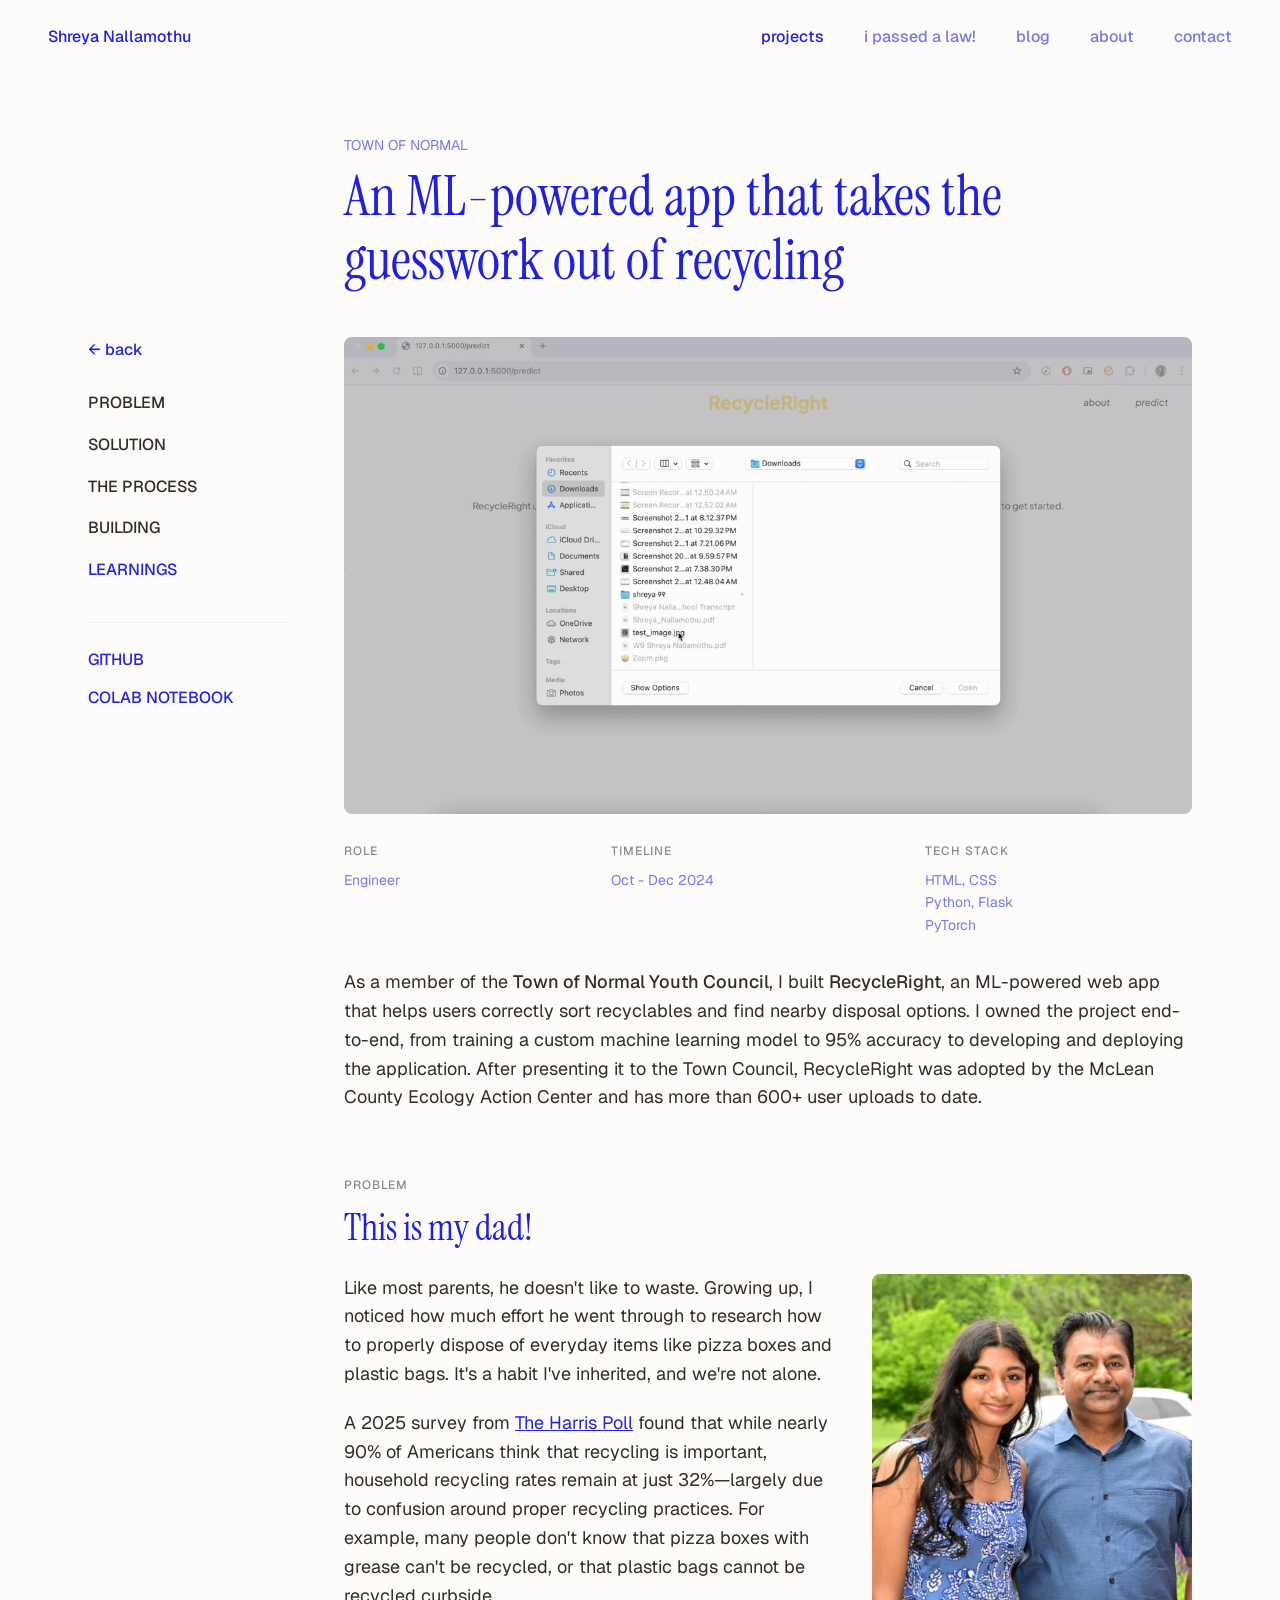
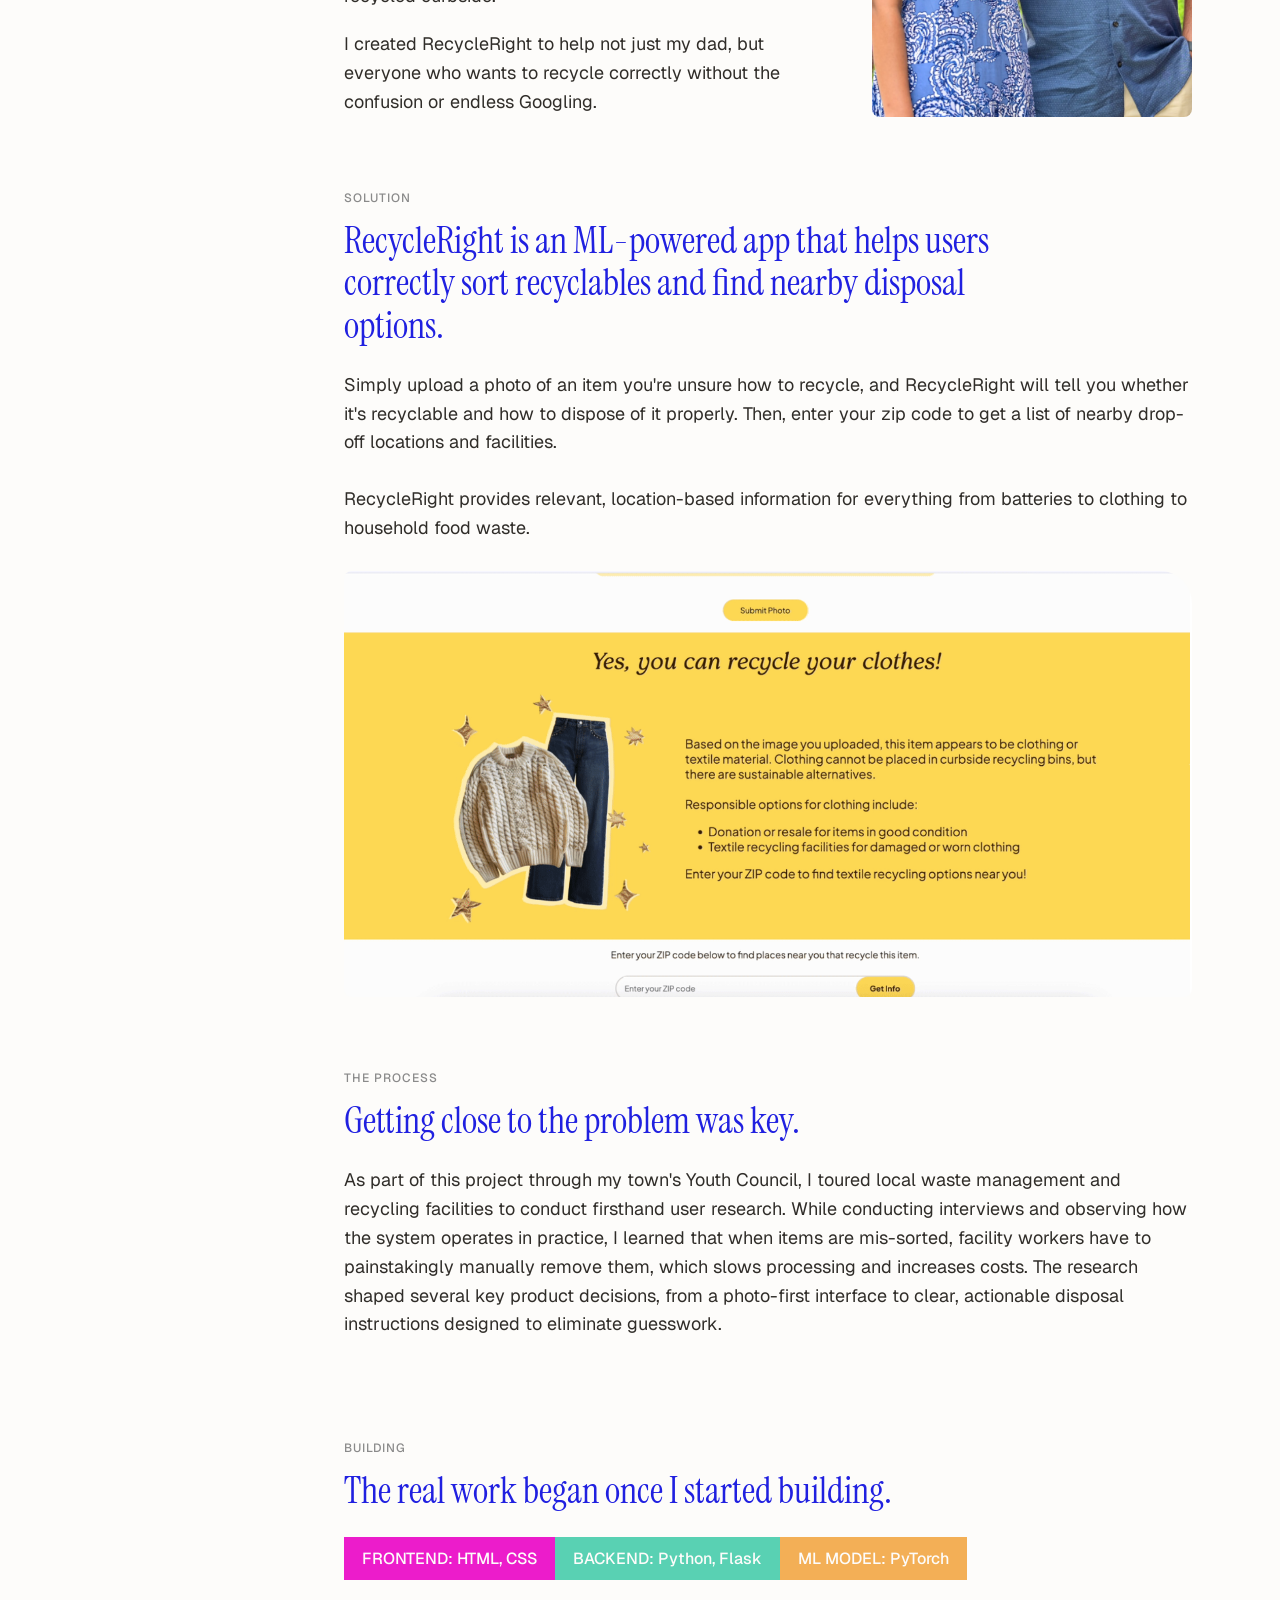
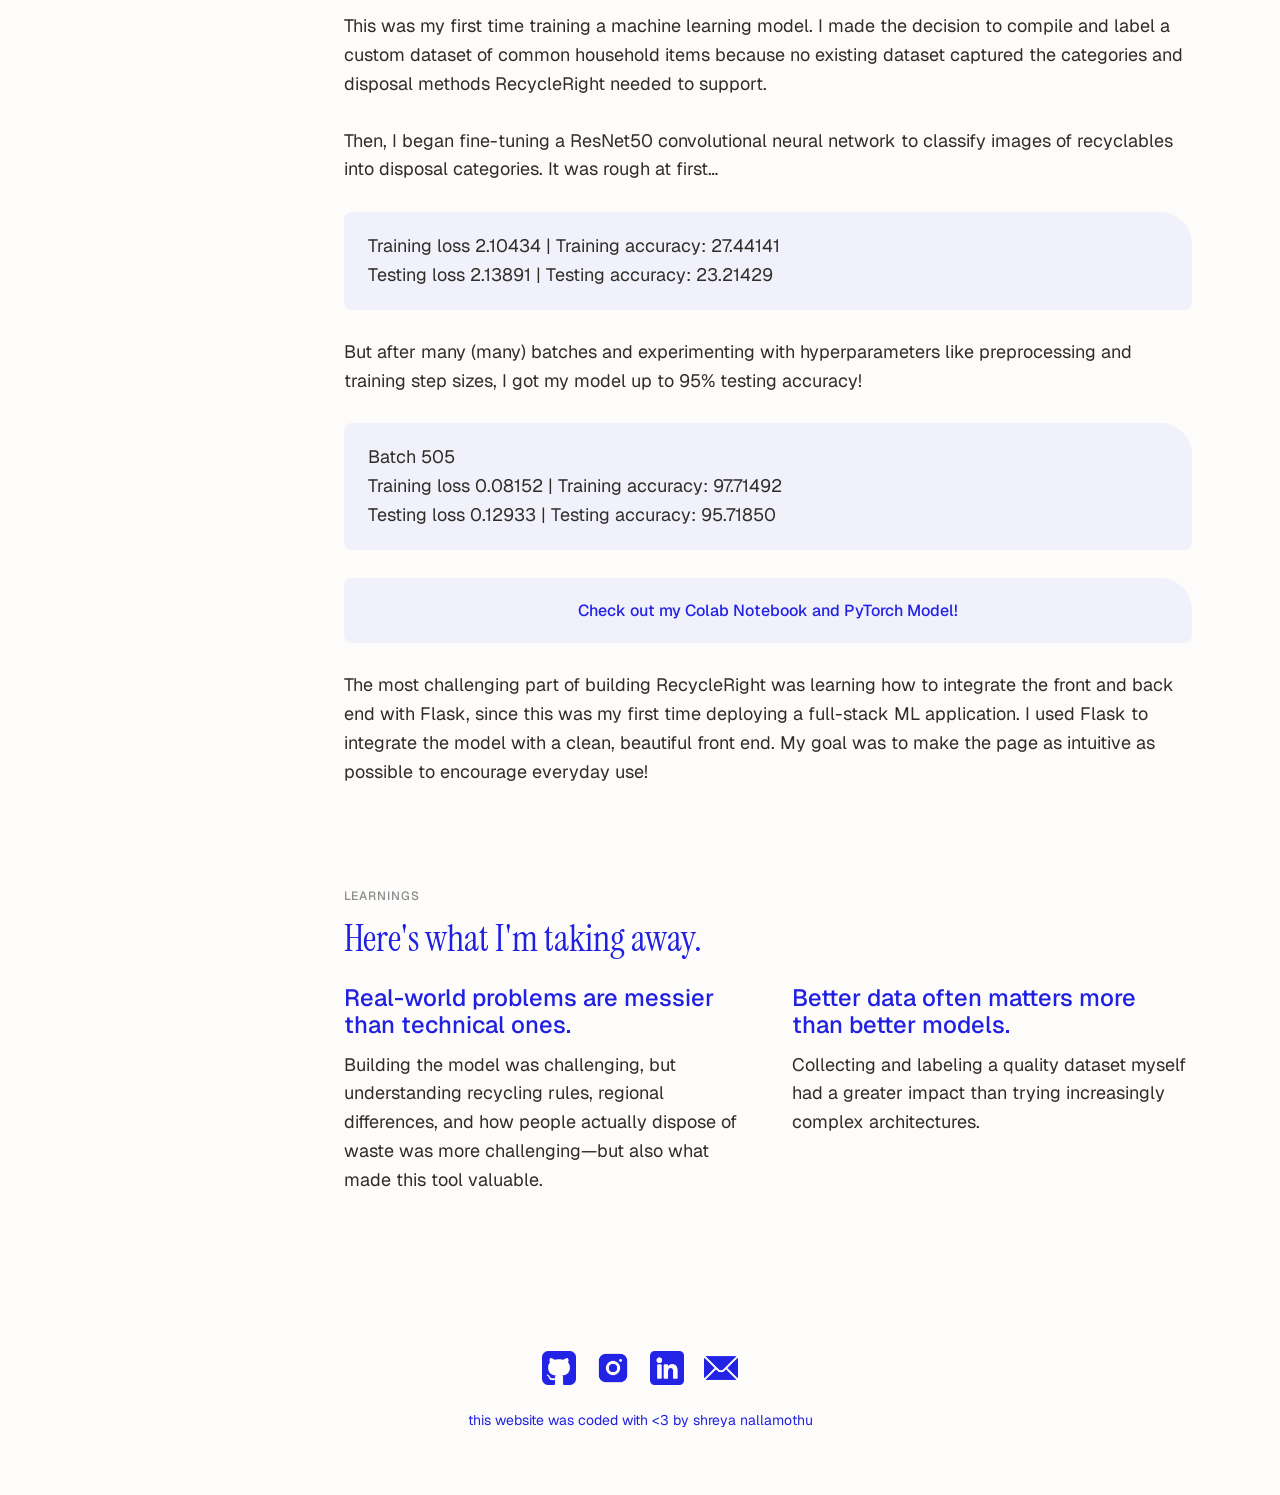
<file: recycleright.html>
<!DOCTYPE html>
<html lang="en">
<head>
<meta charset="UTF-8">
<meta name="viewport" content="width=device-width, initial-scale=1.0">
<title>RecycleRight &mdash; Shreya Nallamothu</title>
<link rel="icon" href="assets/favicon.svg" type="image/svg+xml">
<link rel="stylesheet" href="css/base.css">
<link rel="stylesheet" href="css/recycleright.css">
</head>
<body class="project-page">

<header class="site-header">
  <a href="index.html" class="logo">Shreya Nallamothu</a>
  <nav class="site-nav">
    <a href="projects.html" class="active">projects</a>
    <a href="advocacy.html">i passed a law!</a>
    <a href="blog.html">blog</a>
    <a href="about.html">about</a>
    <a href="#footer">contact</a>
  </nav>
  <button class="nav-toggle" aria-label="Toggle navigation">&#9776;</button>
</header>

<section class="case-hero">
  <div class="container case-layout">
    <div class="case-heading">
    <p class="case-meta">TOWN OF NORMAL</p>
    <h1>An ML-powered app that takes the guesswork out of recycling</h1>
    </div>
  </div>
</section>

<section class="case-body">
  <div class="container case-layout">

    <aside class="case-sidebar">
      <a class="case-back" href="projects.html">&larr; back</a>
      <nav class="case-toc">
        <a href="#problem">PROBLEM</a>
        <a href="#solution">SOLUTION</a>
        <a href="#process">THE PROCESS</a>
        <a href="#building">BUILDING</a>
        <a href="#learnings">LEARNINGS</a>
      </nav>
      <nav class="case-links">
        <a href="https://github.com/shreyanallamothu/recycleright" target="_blank" rel="noopener">GITHUB</a>
        <a href="https://colab.research.google.com/drive/1IqD-ngqcYkEJMWfcPY-8Dw-iM2NmMWXk?usp=sharing" target="_blank" rel="noopener">COLAB NOTEBOOK</a>
      </nav>
    </aside>

    <main class="case-main">

      <img src="assets/recycleright/rrdemo.gif" alt="Demo GIF of RecycleRight showing a user uploading a photo and receiving recycling instructions" class="video-placeholder">

      <div class="case-meta-grid case-meta-grid-3">
        <div class="case-meta-item">
          <span class="case-meta-label">Role</span>
          <p class="case-meta-value">Engineer</p>
        </div>
        <div class="case-meta-item">
          <span class="case-meta-label">Timeline</span>
          <p class="case-meta-value">Oct - Dec 2024</p>
        </div>
        <div class="case-meta-item">
          <span class="case-meta-label">Tech Stack</span>
          <p class="case-meta-value">HTML, CSS<br>Python, Flask<br>PyTorch</p>
        </div>
      </div>

      <p class="case-intro">As a member of the <strong>Town of Normal Youth Council</strong>, I built
        <strong>RecycleRight</strong>, an ML-powered web app that helps users correctly sort recyclables and
        find nearby disposal options. I owned the project end-to-end, from training a custom machine learning
        model to 95% accuracy to developing and deploying the application. After presenting it to the Town
        Council, RecycleRight was adopted by the McLean County Ecology Action Center and has more than 600+
        user uploads to date.</p>

      <div class="case-block" id="problem">
        <span class="section-label">Problem</span>
        <h2>This is my dad!</h2>
        <div class="problem-grid">
          <div class="problem-text">
            <p>Like most parents, he doesn't like to waste. Growing up, I noticed how much effort he went
              through to research how to properly dispose of everyday items like pizza boxes and plastic bags.
              It's a habit I've inherited, and we're not alone.</p>
            <p>A 2025 survey from <a href="#" target="_blank" rel="noopener">The Harris Poll</a> found that
              while nearly 90% of Americans think that recycling is important, household recycling rates
              remain at just 32%&mdash;largely due to confusion around proper recycling practices. For
              example, many people don't know that pizza boxes with grease can't be recycled, or that plastic
              bags cannot be recycled curbside.</p>
            <p>I created RecycleRight to help not just my dad, but everyone who wants to recycle correctly
              without the confusion or endless Googling.</p>
          </div>
          <img src="assets/recycleright/me_and_dad.JPG" alt="Shreya and her dad" class="problem-media">
        </div>
      </div>

      <div class="case-block" id="solution">
        <span class="section-label">Solution</span>
        <h2>RecycleRight is an ML-powered app that helps users correctly sort recyclables and find nearby
          disposal options.</h2>
        <p class="case-lead">Simply upload a photo of an item you're unsure how to recycle, and RecycleRight
          will tell you whether it's recyclable and how to dispose of it properly. Then, enter your zip code
          to get a list of nearby drop-off locations and facilities.</p>
        <p class="case-lead">RecycleRight provides relevant, location-based information for everything from
          batteries to clothing to household food waste.</p>
        <img src="assets/recycleright/recycleright solution.png" alt="RecycleRight app screenshot showing recycling results and nearby disposal locations" class="solution-media">
      </div>

      <div class="case-block" id="process">
        <span class="section-label">The Process</span>
        <h2>Getting close to the problem was key.</h2>
        <p class="case-lead">As part of this project through my town's Youth Council, I toured local waste
          management and recycling facilities to conduct firsthand user research. While conducting interviews
          and observing how the system operates in practice, I learned that when items are mis-sorted,
          facility workers have to painstakingly manually remove them, which slows processing and increases
          costs. The research shaped several key product decisions, from a photo-first interface to clear,
          actionable disposal instructions designed to eliminate guesswork.</p>
      </div>

      <div class="case-block" id="building">
        <span class="section-label">Building</span>
        <h2>The real work began once I started building.</h2>

        <div class="tech-chip-row">
          <span class="tech-chip chip-frontend">FRONTEND: HTML, CSS</span>
          <span class="tech-chip chip-backend">BACKEND: Python, Flask</span>
          <span class="tech-chip chip-ml">ML MODEL: PyTorch</span>
        </div>

        <p class="case-lead">This was my first time training a machine learning model. I made the decision to
          compile and label a custom dataset of common household items because no existing dataset captured
          the categories and disposal methods RecycleRight needed to support.</p>
        <p class="case-lead">Then, I began fine-tuning a ResNet50 convolutional neural network to classify
          images of recyclables into disposal categories. It was rough at first&hellip;</p>

        <pre class="code-block">Training loss 2.10434 | Training accuracy: 27.44141
Testing loss 2.13891 | Testing accuracy: 23.21429</pre>

        <p class="case-lead">But after many (many) batches and experimenting with hyperparameters like
          preprocessing and training step sizes, I got my model up to 95% testing accuracy!</p>

        <pre class="code-block">Batch 505
Training loss 0.08152 | Training accuracy: 97.71492
Testing loss 0.12933 | Testing accuracy: 95.71850</pre>

        <a class="notebook-cta" href="#" target="_blank" rel="noopener">Check out my Colab Notebook and PyTorch Model!</a>

        <p class="case-lead">The most challenging part of building RecycleRight was learning how to integrate
          the front and back end with Flask, since this was my first time deploying a full-stack ML
          application. I used Flask to integrate the model with a clean, beautiful front end. My goal was to
          make the page as intuitive as possible to encourage everyday use!</p>
      </div>

      <div class="case-block" id="learnings">
        <span class="section-label">Learnings</span>
        <h2>Here's what I'm taking away.</h2>

        <div class="learnings-grid">
          <div class="learning-col">
            <h3>Real-world problems are messier than technical ones.</h3>
            <p>Building the model was challenging, but understanding recycling rules, regional differences,
              and how people actually dispose of waste was more challenging&mdash;but also what made this tool
              valuable.</p>
          </div>
          <div class="learning-col">
            <h3>Better data often matters more than better models.</h3>
            <p>Collecting and labeling a quality dataset myself had a greater impact than trying increasingly
              complex architectures.</p>
          </div>
        </div>
      </div>

    </main>
  </div>
</section>

<div class="cursor-caption" id="cursorCaption"></div>

<footer class="site-footer" id="footer">
  <div class="footer-socials">
    <a href="https://github.com/shreyanallamothu" target="_blank" rel="noopener"><img src="assets/footer/github-sign.png" alt="GitHub"></a>
    <a href="https://instagram.com/shreyaonline_" target="_blank" rel="noopener"><img src="assets/footer/instagram.png" alt="Instagram"></a>
    <a href="https://linkedin.com/in/shreyanallamothu" target="_blank" rel="noopener"><img src="assets/footer/linkedin.png" alt="LinkedIn"></a>
    <button type="button" class="footer-copy-email" data-email="shreyanallamothu29@gmail.com" data-caption="copy email"><img src="assets/footer/mail.png" alt="Email"></button>
  </div>
  this website was coded with &lt;3 by shreya nallamothu
</footer>

<script src="js/script.js"></script></body>
</html>
</file>
<file: css/base.css>
@import url('https://fonts.googleapis.com/css2?family=Geist:wght@400;500&family=Instrument+Serif:ital@0;1&family=Inter:wght@400;500&display=swap');

:root {
  --serif: 'Instrument Serif', serif;
  --sans: 'Geist', 'Inter', sans-serif;
  --bg: #fdfcfa;
  --popup-text: #ffffff;
  --body-ink: #302d29;
  --highlight: rgb(255 221 0 / 0.5);
  /* Compatibility tokens for the restored project styles. */
  --blue: #2323e6;
  --navy: var(--body-ink);
  --bg-lavender: #f0f1fa;
  --bg-light: var(--bg);
  --text-dark: var(--body-ink);
  --text-gray: #8a8a8a;
  --white: var(--bg);
  --ink: #2020e0;
  --ink-soft: rgb(32 32 224 / 0.6);
  --tint: rgb(32 32 224 / 0.06);
  --clear: rgb(32 32 224 / 0);
  --size-hero: clamp(2rem, 1.5rem + 1.5vw, 3rem);
  --size-title: clamp(2.25rem, 1.5rem + 2.5vw, 3.5rem);
  --size-section: clamp(1.875rem, 1.5rem + 1vw, 2.5rem);
  --size-subheading: clamp(1.25rem, 1rem + 0.6vw, 1.5rem);
  --size-wordmark: clamp(1.5rem, 1.25rem + 0.5vw, 1.75rem);
  --size-body: 1.125rem;
  --size-nav: 1rem;
  --size-caption: 0.875rem;
  --size-label: 0.75rem;
  --weight-regular: 400;
  --weight-medium: 500;
  --leading-body: 1.6;
  --leading-hero: 1.1;
  --leading-heading: 1.15;
  --tracking-label: 0.08em;
}

* {
  box-sizing: border-box;
}

html {
  scroll-behavior: smooth;
}

html, body {
  margin: 0;
  padding: 0;
}

body {
  color: var(--ink);
  background: var(--bg);
}

a {
  color: inherit;
  text-decoration: none;
}

img {
  max-width: 100%;
  display: block;
}

.container {
  max-width: 1200px;
  margin: 0 auto;
  padding: 0 48px;
}

/* ---------- Header ---------- */

.site-header {
  display: flex;
  align-items: center;
  justify-content: space-between;
  padding: 24px 48px;
  background: var(--bg);
  position: sticky;
  top: 0;
  z-index: 100;
}

.site-header .logo {
  
  color: var(--ink);
}

.site-nav {
  display: flex;
  gap: 40px;
}

.site-nav a {
  color: var(--ink);
  transition: transform 0.1s ease;
}

.site-nav a:hover {
  transition: color 0.2s;}

.nav-toggle {
  display: none;
  background: none;
  border: none;
  color: var(--ink);
  cursor: pointer;
}

/* ---------- Buttons / chips ---------- */

.pill-button {
  display: inline-block;
  background: var(--tint);
  color: var(--ink);
  padding: 18px 23px;
  border-radius: 5px 28px 5px 5px;
  transition: transform 0.15s ease;
}

.pill-button:hover {
  transform: translateY(-2px);
}

.arrow-ne {
  display: inline-block;
  vertical-align: middle;
  transition: transform 0.15s ease;
}

.pill-button:hover .arrow-ne {
  transform: rotate(45deg);
}

.pill-row {
  display: flex;
  gap: 16px;
  justify-content: flex-start;
  flex-wrap: wrap;
  margin-top: 56px;
}

.chip {
  display: inline-block;
  background: var(--bg);
  color: var(--ink);
  padding: 10px 18px;
  border-radius: 20px 20px 20px 4px;
  transition: transform 0.15s ease;
}

.chip:hover {
  transform: translateY(-2px);
}

.chip-arrow {
  display: inline-block;
  vertical-align: middle;
  transition: transform 0.15s ease;
}

.chip:hover .chip-arrow {
  transform: rotate(45deg);
}

/* ---------- Typography ---------- */

h1, h2, h3 {
  color: var(--ink);
}

h1 {
  
  margin: 0 0 24px;
}

/* ---------- Footer ---------- */

.site-footer {
  text-align: center;
  padding: 64px 48px;
  color: var(--ink);
  background: var(--bg);
}

.footer-socials {
  display: flex;
  justify-content: center;
  align-items: center;
  gap: 20px;
  margin-bottom: 24px;
}

.footer-socials img {
  height: 34px;
  width: auto;
  transition: transform 0.15s ease;
}

.footer-socials a:hover img,
.footer-socials button:hover img {
  transform: scale(1.1);
}

.footer-copy-email {
  background: none;
  border: none;
  padding: 0;
  margin: 0;
  cursor: none;
}

/* ---------- Cursor caption (hover pill that follows the mouse) ---------- */

.cursor-caption {
  position: fixed;
  top: 0;
  left: 0;
  transform: translate(16px, -50%);
  background: var(--ink);
  color: var(--ink);
  
  padding: 6px 10px;
  border-radius: 20px 20px 20px 4px;
  white-space: nowrap;
  pointer-events: none;
  opacity: 0;
  z-index: 1000;
  transition: opacity 0.15s ease;
}

.cursor-caption.visible {
  opacity: 1;
}

@media (pointer: coarse) {
  .footer-copy-email {
    cursor: pointer;
  }

  .cursor-caption {
    display: none;
  }
}

/* ---------- Responsive (shared: layout shell) ---------- */

@media (max-width: 860px) {
  .container {
    padding: 0 24px;
  }

  .site-header {
    padding: 24px;
  }

  .site-nav {
    position: absolute;
    top: 100%;
    left: 0;
    right: 0;
    background: var(--bg);
    flex-direction: column;
    padding: 16px 24px;
    gap: 16px;
    display: none;
    box-shadow: 0 8px 16px var(--tint);
    z-index: 10;
  }

  .site-nav.open {
    display: flex;
  }

  .nav-toggle {
    display: block;
  }
}

@media (max-width: 480px) {
  .container {
    padding: 0 20px;
  }

  .site-header {
    padding: 16px;
  }

  .site-footer {
    padding: 48px 20px;
  }

  .pill-row {
    margin-top: 40px;
  }
}

/* Shared typography: display serif, functional sans. */
body {
  font-family: var(--sans);
  font-size: var(--size-body);
  font-weight: var(--weight-regular);
  line-height: var(--leading-body);
}
button, input, select, textarea, code, pre { font: inherit; color: var(--ink); }
strong, b, th { font-weight: var(--weight-medium); }
h1, .hero-copy, .site-header .logo, .case-block h2 {
  font-family: var(--serif);
  font-weight: var(--weight-regular);
  line-height: var(--leading-heading);
}
h1 { font-size: var(--size-title); }
.hero-copy { font-size: var(--size-hero); line-height: var(--leading-hero); }
.site-header .logo {
  font-family: var(--sans);
  font-size: var(--size-nav);
  font-weight: var(--weight-medium);
  line-height: var(--leading-body);
  color: var(--ink);
}
.case-block h2 { font-size: var(--size-section); }
h2, h3, h4 {
  font-family: var(--sans);
  font-weight: var(--weight-medium);
  font-size: var(--size-subheading);
  line-height: var(--leading-heading);
}
h1 em, h1 strong, h1 b,
.hero-copy em, .hero-copy strong, .hero-copy b,
.case-block h2 em, .case-block h2 strong, .case-block h2 b {
  font-style: italic;
  font-weight: var(--weight-regular);
}
.site-nav, .case-toc, .case-links {
  font-family: var(--sans);
  font-size: var(--size-nav);
  font-weight: var(--weight-medium);
}
.site-nav a, .case-toc a, .case-links a { color: var(--ink-soft); }
.site-nav a:hover, .site-nav a.active,
.case-toc a:hover, .case-toc a.active,
.case-links a:hover { color: var(--ink); }
button, .pill-button, .chip, .tech-chip, .tech-tag,
.case-back, .recipe-back, .essay-back, .essay-teaser-link, .notebook-cta {
  font-family: var(--sans);
  font-size: var(--size-nav);
  font-weight: var(--weight-medium);
}
.section-label, .case-meta-label, .essay-teaser-label,
.flow-label, .tradeoff-col h4, .project-tag {
  font-family: var(--sans);
  font-size: var(--size-label);
  font-weight: var(--weight-medium);
  letter-spacing: var(--tracking-label);
  text-transform: uppercase;
  color: var(--ink-soft);
}
.media-caption, figcaption, .case-meta, .case-meta-value,
.essay-meta, .recipe-source, .essay-source, .drag-hint,
.roles-list, .timeline-date, .stat-label, .blog-empty, .site-footer {
  font-family: var(--sans);
  font-size: var(--size-caption);
  font-weight: var(--weight-regular);
  color: var(--ink-soft);
}
.site-footer { color: var(--ink); }
.persona-quote, .subheading, .blog-quote, .content-footnote {
  font-family: var(--sans);
  font-size: var(--size-body);
  font-weight: var(--weight-regular);
}
.stat .stat-number, .bluebox-stat {
  font-family: var(--sans);
  font-weight: var(--weight-medium);
  font-size: var(--size-section);
  line-height: var(--leading-heading);
}
.pill-button, .chip, .tech-chip, .tech-tag, .notebook-cta,
.contact-form button, .definition-popup {
  background: var(--tint);
  color: var(--ink);
}
.cursor-caption {
  background: var(--ink);
  color: var(--popup-text);
}
.definition-popup::after { border-top-color: var(--ink); }
input::placeholder, textarea::placeholder { color: var(--ink-soft); opacity: 1; }
:focus-visible { outline-color: var(--ink); }
.bluebox-art svg path { fill: var(--ink); }
.bluebox-art svg path:nth-child(2) { fill: none; stroke: var(--bg); }
.bluebox-art svg path:nth-child(3) { fill: var(--bg); }

.case-links a { color: var(--ink-soft); }
.case-links a:hover { color: var(--ink); }
.definition-popup, .cursor-caption { font-style: normal; }
.tech-chip, .tech-tag { background: var(--tint); color: var(--ink); }
.footer-copy-email { line-height: 0; }

/* Warm charcoal for reading text; retain blue display and interactive text. */
body { color: var(--body-ink); }
body p, body li, body td, body .case-lead, body .case-intro {
  color: var(--body-ink);
}
body .hero-copy p { color: var(--ink); }
body .media-caption, body .case-meta, body .case-meta-value,
body .essay-meta, body .recipe-source, body .essay-source,
body .drag-hint, body .stat-label, body .essay-teaser-label {
  color: var(--ink-soft);
}
/* Project typography shares the display and functional type tokens. */
.project-page h1 {
  font-family: var(--serif);
  font-size: var(--size-title);
  font-weight: var(--weight-regular);
}
.project-page .case-block h2 {
  font-family: var(--serif);
  font-size: var(--size-section);
  font-weight: var(--weight-regular);
  line-height: var(--leading-heading);
}
.project-page .story-card h4 {
  font-family: var(--sans);
  font-size: var(--size-subheading);
  font-weight: var(--weight-medium);
}
.project-page .project-card h3 { font-family: var(--sans); }

/* Titles share the same columns as the case-study body. */
.case-heading { grid-column: 2; min-width: 0; }
@media (max-width: 860px) {
  .case-heading { grid-column: 1; }
}
</file>
<file: css/about.css>
/* ---------- About (full page) ---------- */

.about-full {
  background: var(--bg);
  padding: 80px 0 56px;
}

.about-intro {
  margin-bottom: 24px;
}

.about-heading {
  width: 632px;
  margin: 0 auto;
  text-align: center;
}

.about-heading span {
  display: block;
}

@media (prefers-reduced-motion: no-preference) {
  .about-intro.scroll-reveal {
    padding-top: 195svh;
  }

  .scroll-reveal .about-heading {
    position: relative;
  }

  .scroll-reveal .about-heading span {
    transform: translateY(var(--phrase-offset, 0px));
  }
}

.about-full p {
  margin: 0 0 20px;
}

.about-full .hover-hint {
  text-align: center;
  font: italic var(--size-caption) var(--sans);
  color: var(--ink-soft);
  margin: 0 0 8px;
}

.subheading {
  font-style: italic;
  color: var(--ink);
  margin: -8px 0 28px;
}

.about-full ul {
  color: var(--ink);
  padding-left: 20px;
  margin-bottom: 24px;
}

.about-full ul li {
  margin-bottom: 6px;
}

.recipe-link {
  color: var(--ink);
  text-decoration: underline;
  text-decoration-thickness: 1px;
  text-underline-offset: 3px;
}

.recipe-link:hover {
  text-decoration-thickness: 2px;
}

/* ---------- Photo collage ---------- */

.about-collage {
  position: relative;
  max-width: 1400px;
  margin: 0 auto;
  padding: 0 24px;
  min-height: 775px;
}

.about-text {
  position: absolute;
  top: 12px;
  left: 384px;
  width: 632px;
  z-index: 2;
}

.photo-item {
  position: absolute;
  margin: 0;
  border-radius: 8px 8px 8px 8px;
  overflow: hidden;
  background: var(--tint);
  cursor: none;
  box-shadow: 0 14px 30px var(--tint);
  z-index: 1;
  transition: transform 0.25s ease;
}

.photo-item:hover {
  z-index: 3;
}

.photo-item img {
  width: 100%;
  height: 100%;
  object-fit: cover;
  display: block;
}

/* my signature lemon raspberry cake */
.scatter-1 { top: 210px; left: 58px; width: 166px; height: 205px; transform: rotate(-3deg); }
.scatter-1:hover { transform: rotate(-3deg) scale(1.06); }

/* performative reading */
.scatter-2 { top: 430px; left: 142px; width: 212px; height: 159px; transform: rotate(-4deg); }
.scatter-2:hover { transform: rotate(-4deg) scale(1.06); }

/* foraging w/ friends */
.scatter-3 { top: 540px; left: 370px; width: 197px; height: 212px; transform: rotate(-10deg); }
.scatter-3:hover { transform: rotate(-10deg) scale(1.06); }

/* hiking around appalachia */
.scatter-4 { top: -6px; left: 139px; width: 197px; height: 205px; transform: rotate(-6deg); }
.scatter-4:hover { transform: rotate(-6deg) scale(1.06); }

/* showing off my duke spirit */
.scatter-5 { top: 25px; left: 1127px; width: 166px; height: 178px; transform: rotate(4deg); }
.scatter-5:hover { transform: rotate(4deg) scale(1.06); }

/* hacking! */
.scatter-6 { top: 220px; left: 1042px; width: 166px; height: 151px; transform: rotate(3deg); }
.scatter-6:hover { transform: rotate(3deg) scale(1.06); }

/* fueling my stationery addiction @ muji */
.scatter-7 { top: 400px; left: 1210px; width: 182px; height: 235px; transform: rotate(-2deg); }
.scatter-7:hover { transform: rotate(-2deg) scale(1.06); }

/* organizing a school supply drive */
.scatter-8 { top: 500px; left: 582px; width: 182px; height: 136px; transform: rotate(5deg); }
.scatter-8:hover { transform: rotate(5deg) scale(1.06); }

/* i love nature! */
.scatter-9 { top: 500px; left: 900px; width: 220px; height: 136px; transform: rotate(-4deg); }
.scatter-9:hover { transform: rotate(-4deg) scale(1.06); }

@media (max-width: 1400px) {
  .about-heading {
    width: auto;
    margin-inline: 24px;
  }

  .about-collage {
    display: grid;
    grid-template-columns: repeat(2, 1fr);
    gap: 16px;
    min-height: 0;
  }

  .about-text {
    position: static;
    grid-column: 1 / -1;
    width: auto;
    padding: 0;
    box-shadow: none;
  }

  .photo-item {
    position: static;
    width: 100% !important;
    height: auto !important;
    transform: none !important;
  }

  .photo-item img {
    height: auto;
  }
}

@media (max-width: 480px) {
  .about-collage {
    grid-template-columns: 1fr;
  }
}

@media (hover: none), (pointer: coarse) {
  .about-full .hover-hint {
    display: none;
  }

  .photo-item {
    cursor: auto;
  }

  .photo-item::after {
    content: attr(data-caption);
    position: absolute;
    left: 0;
    right: 0;
    bottom: 0;
    background: var(--tint);
    color: var(--ink);
    padding: 8px 12px;
  }
}
</file>
<file: css/advocacy.css>
/* ---------- Advocacy ---------- */

.advocacy-hero {
  background: var(--bg);
  padding: 40px 0 10px;
}

.definition {
  position: relative;
  cursor: help;
  text-decoration: dotted underline;
  text-decoration-color: var(--ink);
  text-underline-offset: 4px;
  transition: background-color 0.15s ease;
}

.definition:hover,
.definition:focus {
  background-color: var(--highlight);
}

.definition-popup {
  position: absolute;
  left: 0;
  bottom: calc(100% + 12px);
  width: 320px;
  max-width: 90vw;
  background: var(--ink);
  color: var(--bg);
  font-family: var(--sans);
  font-size: var(--size-nav);
  font-weight: var(--weight-regular);
  line-height: var(--leading-body);
  font-style: italic;
  
  text-decoration: none;
  padding: 14px 16px;
  border-radius: 8px;
  opacity: 0;
  visibility: hidden;
  transform: translateY(4px);
  transition: opacity 0.15s ease, transform 0.15s ease;
  pointer-events: none;
  z-index: 10;
}

.definition-popup::after {
  content: "";
  position: absolute;
  top: 100%;
  left: 20px;
  border: 8px solid var(--clear);
  border-top-color: var(--ink);
}

.definition:hover .definition-popup,
.definition:focus .definition-popup {
  opacity: 1;
  visibility: visible;
  transform: translateY(0);
}

.advocacy-hero-grid {
  display: grid;
  grid-template-columns: 1fr auto;
  gap: 24px;
  align-items: start;
  margin-top: 1px;
}

.stats-column {
  display: flex;
  flex-direction: column;
  gap: 28px;
}

.stat {
  text-align: left;
}

.stat .stat-number {
  color: var(--ink);
  
}

.stat .stat-label {
  color: var(--ink-soft);
  margin-top: 4px;
}

.advocacy-links p {
  margin: 8px 10px;
}

.advocacy-links a {
  text-decoration: underline;
}

/* ---------- Full-width photo carousel ---------- */

.photo-carousel-full {
  position: relative;
  width: 100%;
  background: var(--bg);
  padding: 8px 0 0px;
}

.photo-carousel-full .carousel-track {
  display: flex;
  gap: 24px;
  overflow-x: auto;
  scroll-snap-type: x proximity;
  scroll-padding: 0 64px;
  scroll-behavior: smooth;
  padding: 0 64px;
}

.photo-carousel-full .carousel-track img {
  height: 320px;
  width: auto;
  max-width: none;
  object-fit: contain;
  flex: 0 0 auto;
  scroll-snap-align: start;
}

.carousel-btn {
  position: absolute;
  top: 50%;
  transform: translateY(-50%);
  background: var(--clear);
  color: var(--ink);
  border: none;
  width: 44px;
  height: 44px;
  cursor: pointer;
  z-index: 1;
}

.carousel-btn.prev { left: 16px; }
.carousel-btn.next { right: 16px; }

/* ---------- News marquee ---------- */

.news-marquee {
  background: var(--bg);
  overflow: hidden;
  padding: 32px 0;
  -webkit-mask-image: linear-gradient(90deg, var(--clear), var(--ink) 8%, var(--ink) 92%, var(--clear));
  mask-image: linear-gradient(90deg, var(--clear), var(--ink) 8%, var(--ink) 92%, var(--clear));
}

.marquee-track {
  display: flex;
  width: max-content;
  animation: marquee-scroll 30s linear infinite;
}

.marquee-group {
  display: flex;
  align-items: center;
  gap: 64px;
  padding-right: 64px;
}

.marquee-group img {
  height: 36px;
  width: auto;
  object-fit: contain;
}

@keyframes marquee-scroll {
  from { transform: translateX(0); }
  to { transform: translateX(-50%); }
}

/* ---------- Timeline ---------- */

.timeline-section {
  background: var(--bg);
  padding: 0 0 80px;
}

.timeline-section > .container > h2 {
  padding-top: 8px;
}

.timeline-item {
  display: grid;
  grid-template-columns: 100px 380px 1fr;
  gap: 8px;
  align-items: start;
  background: var(--bg);
  padding: 32px 0;
}

.timeline-date {
  color: var(--ink);
  padding-top: 4px;
}

/* Each entry pauses below the header before the next date arrives. */
.timeline-stop.is-pinned .timeline-item {
  position: sticky;
  top: var(--timeline-top);
}

.timeline-photo {
  aspect-ratio: 16 / 10;
  background: var(--tint);
  border-radius: 6px;
  overflow: hidden;
}

.timeline-photo img {
  width: 100%;
  height: 100%;
  object-fit: cover;
}

.timeline-copy {
  padding-left: 32px;
}

.timeline-copy p {
  margin: 0 0 14px;
  color: var(--ink);
}

/* ---------- Responsive ---------- */

@media (max-width: 860px) {
  .advocacy-hero-grid {
    grid-template-columns: 1fr;
  }

  .timeline-item {
    grid-template-columns: 1fr;
  }

  .timeline-copy {
    padding-left: 0;
    margin-top: 16px;
  }

  .stats-column {
    flex-direction: row;
    flex-wrap: wrap;
    gap: 24px;
  }

  .stat {
    text-align: left;
  }

  .photo-carousel-full .carousel-track {
    padding: 0 40px;
  }

  .photo-carousel-full .carousel-track img {
    height: 220px;
  }

  .definition-popup {
    position: fixed;
    left: 16px;
    right: 16px;
    bottom: 16px;
    top: auto;
    width: auto;
    max-width: none;
  }

  .definition-popup::after {
    display: none;
  }
}

@media (max-width: 480px) {
  .photo-carousel-full .carousel-track {
    padding: 0 32px;
    gap: 16px;
  }

  .photo-carousel-full .carousel-track img {
    height: 160px;
  }
}
</file>
<file: css/blog.css>
/* ---------- Blog hero ---------- */

.blog-hero {
  background: var(--bg);
  padding: 60px 0 50px;
}

.site-header.blog-hero {
  padding: 24px 48px;
}

.blog-hero-grid {
  display: grid;
  grid-template-columns: 260px 1fr;
  column-gap: 24px;
  align-items: start;
  max-width: 1500px;
}

.blog-hero-text .chip {
  background: var(--tint);
  border-radius: 5px 28px 5px 5px;
  margin-bottom: 20px;
}

.blog-hero-text p {
  color: var(--ink);
}

.blog-reels {
  grid-column: 2;
  display: flex;
  flex-wrap: nowrap;
  overflow-x: auto;
  gap: 12px;
  padding-bottom: 4px;
}

.blog-reels .instagram-media {
  margin: 0 !important;
  flex: 1 1 326px;
}

.blog-footer-row {
  grid-column: 1 / -1;
  display: flex;
  align-items: center;
  justify-content: space-between;
  flex-wrap: wrap;
  gap: 32px;
  margin-top: 32px;
}

.blog-quote {
  flex: 1 1 320px;
  color: var(--ink);
  
  margin: 0;
}

@media (max-width: 1400px) {
  .blog-hero-grid {
    grid-template-columns: 1fr;
  }

  .blog-reels {
    grid-column: 1;
    margin-top: 24px;
  }

  .blog-footer-row {
    flex-direction: column;
    align-items: stretch;
    text-align: center;
  }
}

@media (max-width: 480px) {
}

.essay-teaser {
  flex: 0 1 auto;
}

.essay-teaser-label {
  text-transform: uppercase;
  
  color: var(--ink-soft);
  margin: 0 0 12px;
}

.essay-teaser-card {
  display: block;
  background: var(--tint);
  border-radius: 8px 40px 8px 8px;
  padding: 28px 32px;
  max-width: 640px;
  transition: transform 0.15s ease;
}

.essay-teaser-card:hover {
  transform: translateY(-2px);
}

.essay-teaser-card h3 {
  color: var(--ink);
  
  margin: 0 0 10px;
}

.essay-teaser-card p {
  color: var(--ink);
  margin: 0 0 14px;
}

.essay-teaser-link {
  color: var(--ink);
  
}

.arrow-ne {
  display: inline-block;
  vertical-align: middle;
  transition: transform 0.2s ease;
}

.essay-teaser-card:hover .arrow-ne {
  transform: rotate(45deg);
}

/* ---------- Blog ---------- */

.blog-section {
  background: var(--bg);
  padding: 60px 0 90px;
  min-height: 50vh;
}

.blog-empty {
  color: var(--ink-soft);
}
</file>
<file: css/kircuit.css>
/* ---------- Case study hero ---------- */

.case-hero {
  background: var(--white);
  padding: 60px 0 20px;
}

.case-container {
  max-width: 820px;
}

.case-meta {
  
  color: var(--text-gray);
  
  margin: 0 0 8px;
}

.case-hero h1 {
  margin: 0;
}

/* ---------- Case study body ---------- */

.case-body {
  background: var(--white);
  padding: 24px 0 20px;
}

.case-layout {
  display: grid;
  grid-template-columns: 200px 1fr;
  gap: 56px;
  align-items: start;
}

.case-sidebar {
  position: sticky;
  top: 110px;
  display: flex;
  flex-direction: column;
}

.case-back {
  display: inline-block;
  color: var(--blue);
  
  margin-bottom: 28px;
}

.case-toc {
  display: flex;
  flex-direction: column;
  gap: 16px;
}

.case-toc a {
  color: var(--navy);
  
}

.case-toc a:hover,
.case-toc a.active {
  color: var(--blue);
}

.case-main {
  min-width: 0;
  max-width: 900px;
  overflow: hidden;
}

.case-block {
  padding: 0 0 72px;
  scroll-margin-top: 100px;
}

.case-block h2 {
  
  margin: 0 0 24px;
  max-width: 720px;
}

.case-intro {
  color: var(--navy);
  
  margin: 32px 0 64px;
}

.case-lead {
  color: var(--navy);
  
  margin: 0 0 28px;
}

.section-label {
  display: block;
  
  color: var(--text-gray);
  text-transform: uppercase;
  
  
  
  margin: 0 0 12px;
}

.callout-box {
  color: var(--navy);
  
  margin: 0;
}

.callout-box p {
  margin: 0;
  color: var(--navy);
}

/* ---------- Media placeholders ---------- */

.media-placeholder {
  background: var(--bg-light);
  border: 1px dashed #c9c9cc;
  border-radius: 8px 32px 8px 8px;
  color: var(--text-gray);
  
  text-transform: uppercase;
  
  display: flex;
  align-items: center;
  justify-content: center;
  text-align: center;
}

.video-placeholder {
  display: block;
  width: 100%;
  aspect-ratio: 16 / 9;
  margin-bottom: 0;
  object-fit: cover;
  border-radius: 6px;
}

.case-meta-grid {
  display: grid;
  grid-template-columns: repeat(4, auto);
  gap: 32px;
  margin-top: 28px;
}

.case-meta-label {
  display: block;
  
  color: var(--text-gray);
  text-transform: uppercase;
  
  
  
  margin-bottom: 8px;
}

.case-meta-value {
  color: var(--text-gray);
  
  margin: 0;
  
}

.solution-placeholder {
  width: 100%;
  height: 100%;
  min-height: 140px;
  border-radius: 8px 32px 8px 8px;
}

.proto-placeholder {
  width: 100%;
  aspect-ratio: 4 / 3;
  margin-bottom: 12px;
}

img.proto-placeholder {
  object-fit: cover;
  border-radius: 8px 8px 8px 8px;
  box-shadow: 0 12px 30px rgba(20, 20, 107, 0.12);
}

img.proto-wireframe {
  object-position: top;
}

.gif-placeholder {
  width: 100%;
  height: 100%;
  min-height: 220px;
}

.media-caption {
  
  color: var(--text-gray);
  
  text-align: center;
  margin: 0;
}

/* ---------- Solution ---------- */

.solution-list {
  display: flex;
  flex-direction: column;
  gap: 24px;
}

.solution-item {
  display: grid;
  grid-template-columns: 220px 1fr;
  gap: 28px;
  align-items: center;
}

.solution-item img {
  width: 100%;
  border-radius: 8px 8px 8px 8px;
  box-shadow: 0 12px 30px rgba(20, 20, 107, 0.12);
}

.solution-item p {
  color: var(--text-gray);
  
  
  
  margin: 0;
}

/* ---------- Connecting with users ---------- */

.persona-carousel {
  position: relative;
  margin-bottom: 40px;
}

.persona-grid {
  display: flex;
  gap: 24px;
  overflow-x: auto;
  scroll-snap-type: x mandatory;
  scroll-behavior: smooth;
  padding: 4px 8px;
  margin: 0 -8px;
  scrollbar-width: none;
}

.persona-grid::-webkit-scrollbar {
  display: none;
}

.persona-card {
  flex: 0 0 auto;
  width: max(280px, 28vw);
  scroll-snap-align: start;
  background: var(--bg-lavender);
  border-radius: 16px 16px 16px 4px;
  padding: 16px 28px;
}

.persona-carousel-fade {
  position: absolute;
  top: 0;
  bottom: 0;
  width: 56px;
  pointer-events: none;
  z-index: 1;
}

.persona-carousel-fade-left {
  left: 0;
  background: linear-gradient(to right, var(--white), rgba(253, 252, 251, 0));
}

.persona-carousel-fade-right {
  right: 0;
  background: linear-gradient(to left, var(--white), rgba(253, 252, 251, 0));
}

.persona-arrow {
  position: absolute;
  top: 50%;
  transform: translateY(-50%);
  z-index: 2;
  width: 40px;
  height: 40px;
  border: none;
  border-radius: 50%;
  background: var(--white);
  color: var(--blue);
  
  
  cursor: pointer;
  box-shadow: 0 6px 18px rgba(20, 20, 107, 0.18);
  display: flex;
  align-items: center;
  justify-content: center;
}

.persona-arrow:hover {
  background: var(--bg-lavender);
}

.persona-arrow:focus {
  outline: none;
}

.persona-arrow:focus-visible {
  outline: none;
  box-shadow: 0 6px 18px rgba(20, 20, 107, 0.18), 0 0 0 3px rgba(35, 35, 230, 0.35);
}

.persona-arrow-prev {
  left: -20px;
}

.persona-arrow-next {
  right: -20px;
}

.persona-icon {
  
  display: inline-block;
}

.persona-card h3 {
  
  margin: 0 0 8px;
}

.persona-card ul {
  margin: 0 0 10px;
  padding-left: 20px;
  color: var(--navy);
  
}

.persona-card li {
  margin-bottom: 3px;
}

.persona-quote {
  
  font-style: italic;
  color: var(--navy);
  
  margin: 0;
  border-top: 1px solid rgba(35, 35, 230, 0.15);
  padding-top: 8px;
}

.story-grid {
  display: grid;
  grid-template-columns: 1fr 1fr;
  gap: 32px;
}

.story-card h4 {
  
  color: var(--blue);
  
  
  margin: 0 0 12px;
}

.story-card p {
  color: var(--navy);
  
  margin: 0;
}

/* ---------- Defining product needs ---------- */

.needs-table-wrap {
  overflow-x: auto;
  margin-bottom: 40px;
}

.needs-table {
  width: 100%;
  border-collapse: collapse;
}

.needs-table th,
.needs-table td {
  text-align: left;
  padding: 16px 20px;
  
}

.needs-table th {
  color: var(--text-dark);
  
  
  
  text-transform: uppercase;
  
}

.needs-table td {
  color: var(--text-dark);
}

.needs-table td:first-child {
  
  white-space: nowrap;
}

.proto-grid {
  display: grid;
  grid-template-columns: 1fr 1fr;
  gap: 32px;
}

/* ---------- Building ---------- */

.tech-chip-row {
  display: flex;
  flex-wrap: wrap;
  margin-bottom: 32px;
  width: 100%;
}

.tech-chip {
  flex: 0 0 auto;
  padding: 9px 18px;
  color: var(--white);
  
  
}

.chip-react { background: #ec1ccb; }
.chip-next { background: #b580e9; }
.chip-drizzle { background: #59d1b3; }
.chip-jest { background: #f3af56; }

.deepdive-grid {
  display: grid;
  grid-template-columns: 320px 1fr;
  gap: 56px;
  align-items: start;
}

.deepdive-media img {
  width: 100%;
  border-radius: 8px 8px 8px 8px;
  box-shadow: 0 12px 30px rgba(20, 20, 107, 0.12);
}

.flow-steps {
  list-style: none;
  margin: 0;
  padding: 0;
  border-left: 2px solid var(--bg-lavender);
}

.flow-step {
  position: relative;
  padding: 2px 0 32px 32px;
  transition: transform 0.25s ease;
  transform-origin: left center;
}

.flow-step:hover {
  transform: scale(1.04);
}

.flow-step:last-child {
  padding-bottom: 0;
}

.flow-step::before {
  content: '';
  position: absolute;
  left: -7px;
  top: 4px;
  width: 12px;
  height: 12px;
  border-radius: 50%;
  background: var(--blue);
}

.flow-step .flow-label {
  display: inline-block;
  
  
  color: var(--blue);
  
  text-transform: uppercase;
  
  margin-bottom: 6px;
}

.flow-step p {
  margin: 0;
  color: var(--navy);
  
}

/* ---------- Product tradeoffs ---------- */

.tradeoff-kicker {
  display: block;
  
  font-style: italic;
  color: var(--text-gray);
  
  margin: 0 0 20px;
}

.tradeoff-grid {
  display: grid;
  grid-template-columns: 1fr;
  gap: 24px;
}

.tradeoff-col h4 {
  
  color: var(--text-gray);
  text-transform: uppercase;
  
  
  
  margin: 0 0 10px;
}

.tradeoff-col p {
  color: var(--navy);
  
  margin: 0;
}

/* ---------- Learnings ---------- */

.learnings-grid {
  display: grid;
  grid-template-columns: 1fr 1fr;
  gap: 48px;
}

.learning-col h3 {
  
  margin: 0 0 12px;
}

.learning-col p {
  color: var(--navy);
  
  margin: 0;
}

/* ---------- Responsive ---------- */

@media (max-width: 860px) {
  .case-layout {
    grid-template-columns: 1fr;
  }

  .case-sidebar {
    position: static;
    flex-direction: row;
    align-items: center;
    flex-wrap: wrap;
    gap: 20px;
    margin-bottom: 24px;
  }

  .case-toc {
    flex-direction: row;
    flex-wrap: wrap;
    gap: 16px;
  }

  .solution-item,
  .persona-grid,
  .story-grid,
  .proto-grid,
  .deepdive-grid,
  .tradeoff-grid,
  .learnings-grid {
    grid-template-columns: 1fr;
  }

  .case-meta-grid {
    grid-template-columns: 1fr 1fr;
    row-gap: 20px;
  }

  .tech-chip-row {
    width: 100%;
  }
}
</file>
<file: css/bluebox-storage.css>
/* Extend the shared case-study layout without changing other projects. */
.case-block h2 { max-width: 100%; }
#summary { padding-bottom: 32px; }
#summary .case-lead { margin-bottom: 0; }
.bluebox-demo-placeholder { width: 100%; aspect-ratio: 16 / 9; border-radius: 6px; }
.bluebox-callout {
  display: flex;
  align-items: center;
  gap: 28px;
  padding: 28px 32px;
  background: var(--bg-lavender);
  border-radius: 16px 16px 16px 4px;
  color: var(--navy);
}
.bluebox-stat {   color: var(--blue); }
.bluebox-callout p { margin: 0; font-size: var(--size-caption); }
.bluebox-personas { display: grid; grid-template-columns: repeat(3, minmax(0, 1fr)); gap: 16px; margin-bottom: 36px; }
.bluebox-personas .persona-card { width: auto; padding: 24px 20px; }
.bluebox-personas .persona-card ul { font-size: var(--size-caption); }
.bluebox-personas .persona-card h3 { font-size: var(--size-nav); }
.bluebox-personas li { margin-bottom: 12px; }
.bluebox-figure { margin: 0 0 36px; }
.bluebox-impact-matrix { width: 80%; margin-inline: auto; }
.bluebox-figure img { display: block; width: 100%; height: auto; border-radius: 8px; margin-bottom: 12px; }
.bluebox-pain-points { color: var(--navy); padding-left: 24px; margin-bottom: 28px; }
.bluebox-pain-points li { margin-bottom: 8px; }
.bluebox-options { margin-left: 8px; margin-bottom: 32px; }
.bluebox-options h3 { margin: 0 0 10px; }
.bluebox-options h3,
.bluebox-options p {
  font-size: var(--size-body);
  line-height: var(--leading-body);
}
.bluebox-pending { min-height: 240px; padding: 24px; }
.bluebox-payment-flow {
  display: grid;
  grid-template-columns: minmax(0, 1fr) minmax(0, 200px);
  gap: 32px;
  align-items: center;
  margin-bottom: 36px;
}
.bluebox-payment-flow .case-lead,
.bluebox-payment-flow .bluebox-figure { margin-bottom: 0; }
.bluebox-feature-grid {
  display: grid;
  grid-template-columns: repeat(2, minmax(0, 1fr));
  gap: 32px;
  margin-top: 32px;
}
.bluebox-feature-grid .solution-item {
  display: flex;
  flex-direction: column;
  align-items: stretch;
  gap: 16px;
  min-width: 0;
}
.bluebox-feature-grid .solution-item p {
  font-size: var(--size-caption);
  text-align: center;
}
.bluebox-pending-screens { min-height: 150px; margin-top: 24px; }
/* Both diagrams remain visible when JavaScript or motion is disabled. */
.case-main { overflow: visible; }
.bluebox-architecture.is-animated { height: 220svh; margin-bottom: 36px; }
.is-animated .bluebox-architecture-stage {
  position: sticky;
  top: var(--diagram-top, 110px);
  height: calc(100svh - var(--diagram-top, 110px) - 16px);
  display: grid;
  align-items: center;
}
.is-animated .bluebox-figure { grid-area: 1 / 1; margin: 0; }
.is-animated .bluebox-notes { opacity: calc(1 - var(--diagram-progress, 0)); }
.is-animated .bluebox-system { opacity: var(--diagram-progress, 0); }
.is-animated .bluebox-figure img { height: max(100px, calc(100svh - var(--diagram-top, 110px) - 100px)); object-fit: contain; background: var(--white); }
@media (max-width: 1100px) { .bluebox-personas { grid-template-columns: 1fr; } }
@media (max-width: 600px) {
  .bluebox-feature-grid { grid-template-columns: 1fr; }
  .bluebox-payment-flow { grid-template-columns: 1fr; gap: 20px; }
  .bluebox-payment-flow .bluebox-figure { width: 100%; max-width: 200px; justify-self: center; }
  .bluebox-callout { flex-direction: column; align-items: flex-start; gap: 8px; padding: 24px; }
  .bluebox-pending { min-height: 180px; }
}
</file>
<file: css/recipe.css>
.recipe-hero {
  background: var(--bg);
  padding: 48px 0 56px;
}

.recipe-container {
  max-width: 760px;
}

.recipe-back {
  display: inline-block;
  color: var(--ink);
  text-decoration: underline;
  text-decoration-thickness: 1px;
  text-underline-offset: 3px;
  margin-bottom: 48px;
}

.recipe-back:hover {
  transform: translateX(-3px);
  text-decoration-thickness: 2px;
}

.recipe-hero h1 {
  
  margin: 0 0 24px;
}

.recipe-intro {
  color: var(--ink);
  
  margin: 0;
  max-width: 650px;
}

.recipe-body {
  background: var(--bg);
  padding: 0 0 96px;
}

.recipe-section h2 {
  color: var(--ink);
  margin: 0 0 22px;
}

.ingredients-section {
  border-top: 1px solid var(--tint);
  padding-top: 48px;
}

.instructions-section {
  margin-top: 64px;
}

.recipe-ingredients,
.recipe-steps {
  margin: 0;
  padding: 0;
}

.recipe-ingredients {
  list-style: none;
}

.recipe-ingredients li {
  color: var(--ink);
  padding: 4px 0;
}

.recipe-steps {
  counter-reset: recipe-step;
  list-style: none;
}

.recipe-steps li {
  color: var(--ink);
  counter-increment: recipe-step;
  margin-bottom: 24px;
  padding-left: 34px;
  position: relative;
}

.recipe-steps li::before {
  color: var(--ink);
  content: counter(recipe-step);
  display: block;
  
  left: 0;
  position: absolute;
  top: 0;
}

.recipe-steps strong {
  color: var(--ink);
}

.recipe-source {
  border-top: 1px solid var(--tint);
  color: var(--ink-soft);
  margin: 52px 0 0;
  padding-top: 22px;
}

.recipe-source a {
  color: var(--ink);
}

.recipe-source a:hover {
  text-decoration: underline;
  text-underline-offset: 3px;
}

@media (max-width: 760px) {
  .recipe-hero {
    padding: 36px 0 44px;
  }

  .recipe-back {
    margin-bottom: 38px;
  }

  .recipe-body {
    padding-bottom: 72px;
  }
}
</file>
<file: css/dally.css>
.dally-page {
  background: #fdfdfd;
}

.dally-page .site-header {
  position: relative;
}

.dally {
  --placeholder: #d8d8d8;
  --accent: #ff8e78;
  padding: 48px clamp(20px, 4vw, 64px) 80px;
  color: #111;
  font: 1rem / 1.4 var(--sans);
}

.dally h1,
.dally h2 {
  color: inherit;
  font-weight: 400;
  line-height: 1.1;
  margin: 0;
}

.dally h1 {
  font-size: clamp(2.5rem, 5vw, 5rem);
}

.dally h2 {
  font-size: 2rem;
}

.dally p {
  margin: 0;
}

.dally-split {
  display: grid;
  grid-template-columns: repeat(2, minmax(0, 1fr));
  gap: clamp(24px, 4vw, 64px);
  align-items: center;
}

.dally-split p {
  max-width: 30ch;
}

.dally-hero,
.dally-materials-section,
.dally-prints,
.dally-setup {
  position: relative;
}

.dally-star {
  --star-image: url("../assets/dally/gold-star-sticker.png");
  position: absolute;
  top: var(--star-y);
  left: var(--star-x);
  z-index: 1;
  width: min(var(--star-size), 9vw);
  aspect-ratio: 468 / 533;
  background: var(--star-image) center / contain no-repeat;
  transform: translate(-50%, -50%) rotate(var(--star-angle));
  pointer-events: none;
}

@media (prefers-reduced-motion: no-preference) {
  .dally-star::after {
    content: "";
    position: absolute;
    inset: 0;
    background: linear-gradient(115deg, transparent 37%, #fff2bd45 50%, transparent 63%) 82% 0 / 240% 100% no-repeat;
    mask: var(--star-image) center / contain no-repeat;
    animation: dally-star-sheen 1s linear infinite alternate;
  }

  @keyframes dally-star-sheen {
    to { background-position: 18% 0; }
  }
}

.dally-hero-demo {
  display: grid;
  place-items: center;
  aspect-ratio: 378 / 243;
  padding: 12px;
  background: var(--placeholder);
  text-align: center;
}

.dally-hero-copy p {
  margin-top: 10px;
}

.dally-hero-copy .pill-button {
  margin-top: 24px;
}

.dally-materials-section {
  scroll-margin-top: 24px;
}

.dally .pill-button {
  background: var(--accent);
  color: #fff;
}

.dally .dally-rounded-button {
  border-radius: 999px;
}

.dally-objects {
  display: grid;
  grid-template-columns: minmax(0, 64fr) minmax(0, 25fr) minmax(0, 11fr);
  gap: clamp(8px, 2vw, 32px);
  align-items: center;
  position: relative;
  margin: 60px 0 72px;
  padding-block: 16px;
  overflow: clip;
}

.dally-object-group {
  display: grid;
  grid-template-columns: repeat(4, minmax(0, 1fr));
  gap: clamp(4px, 1.5vw, 20px);
  position: relative;
}

.dally-object-group img,
.dally-rothko-card {
  width: 100%;
  height: clamp(78px, 15vw, 195px);
  object-fit: contain;
}

.dally-object-group img {
  transform: translateX(var(--object-shift, 0px)) rotate(var(--object-angle, 0deg));
}

.dally-object-group img:nth-child(2) {
  --object-angle: -7deg;
}

.dally-object-group img:nth-child(3) {
  --object-angle: -8deg;
  width: 88%;
  justify-self: center;
}

.dally-object-headline {
  max-width: 92%;
  font-size: clamp(1.45rem, 3vw, 3rem);
  line-height: 1.15;
  transform: translateX(var(--headline-shift, 0px));
}

.dally-reveal {
  display: grid;
  grid-column: 2 / -1;
  grid-template-columns: minmax(0, 1fr) minmax(0, 1.2fr);
  gap: clamp(8px, 1.5vw, 24px);
  align-items: center;
  font-size: clamp(0.875rem, 1.6vw, 1.5rem);
  line-height: 1.2;
  opacity: var(--reveal-opacity, 1);
}

.dally-scroll-scene .dally-reveal {
  position: absolute;
  grid-column: auto;
  top: 50%;
  right: 1%;
  width: 27%;
  transform: translateY(-50%);
}

.dally-rothko-card {
  transform: translateX(var(--card-shift, 0px)) rotate(9deg);
}

.dally .dally-materials {
  max-width: 24ch;
  font-size: clamp(1.6rem, 3vw, 3.5rem);
  line-height: 1.28;
}

.dally-materials p + .dally-materials-note {
  margin-top: 0.9em;
  font-size: 0.6em;
}

.dally-materials button {
  padding: 0;
  border: 0;
  background: none;
  color: inherit;
  font: inherit;
  cursor: pointer;
  white-space: nowrap;
  text-decoration: underline dotted;
  text-decoration-color: #888;
  text-underline-offset: 0.18em;
}

.dally-materials button[aria-pressed="true"],
.dally-materials button:hover,
.dally-materials button:focus-visible {
  text-decoration-color: var(--accent);
}

.dally-materials img {
  display: inline-block;
  width: auto;
  height: 1.22em;
  vertical-align: middle;
}

.dally-materials .dally-nfc-tags {
  width: 2.2em;
  object-fit: cover;
}

.dally-material-previews {
  display: grid;
  text-align: center;
}

.dally-material-previews article {
  grid-area: 1 / 1;
}

.dally-material-previews article[hidden] {
  display: block;
  visibility: hidden;
  pointer-events: none;
}

.dally-material-previews img {
  display: block;
  width: 100%;
  height: clamp(200px, 24vw, 330px);
  object-fit: contain;
}

.dally .dally-material-description {
  margin: 10px auto 16px;
  max-width: 36ch;
}

.dally-prints {
  margin-top: 32px;
  scroll-margin-top: 100px;
}

.dally-prints h2 {
  margin-bottom: 28px;
  text-align: center;
}

.dally-cad-video {
  display: block;
  width: 100%;
  height: auto;
}

.dally-prints-details p {
  max-width: none;
}

.dally-prints-details p + p {
  margin-top: 1em;
}

.dally-prints-details .pill-button {
  margin-top: 16px;
}

.dally-setup {
  --setup-rule: #d6d6de;
  margin-top: 70px;
}

.dally-setup h2 {
  margin-bottom: 24px;
  text-align: center;
}

.dally-projects-link {
  display: table;
  margin: clamp(40px, 6vw, 72px) auto 0;
  font-weight: 700;
}

.dally-setup-steps {
  display: grid;
  grid-template-columns: repeat(2, minmax(0, 1fr));
  margin: 0;
  padding: 0;
  list-style: none;
}

.dally-setup-steps li {
  position: relative;
  display: grid;
  grid-template-columns: minmax(0, 1fr) minmax(84px, 0.85fr);
  gap: clamp(8px, 2vw, 24px);
  padding: 18px clamp(10px, 2vw, 28px);
  border-top: 1px solid var(--setup-rule);
}

.dally-setup-steps li:nth-child(even) {
  border-left: 1px solid var(--setup-rule);
}

.dally-setup-steps .dally-demo-cell {
  grid-template-columns: minmax(0, 1fr);
  place-items: center;
}

.dally-demo-square {
  width: min(100%, 260px);
  aspect-ratio: 1;
  background: var(--placeholder);
}

.dally-setup-steps li:hover,
.dally-setup-steps li:focus-within {
  z-index: 1;
}

.dally-step-visual {
  grid-column: 2;
  grid-row: 1;
  align-self: start;
}

.dally-step-toggle {
  display: block;
  width: 100%;
  padding: 0;
  border: 0;
  background: none;
  color: inherit;
  font: inherit;
  cursor: pointer;
}

.dally-step-caption {
  grid-column: 1;
  grid-row: 1;
  padding-top: 8px;
  font-size: clamp(0.875rem, 1.4vw, 1.15rem);
}

.dally-step-title {
  display: flex;
  align-items: center;
  gap: 0.55em;
  margin-bottom: 0.5em;
  font-size: clamp(1rem, 2vw, 1.65rem);
  line-height: 1.13;
}

.dally-step-number {
  display: inline-grid;
  place-items: center;
  flex: 0 0 auto;
  width: 1.55em;
  aspect-ratio: 1;
  border-radius: 50%;
  background: var(--accent);
  color: #fff;
}

.dally-step-toggle:focus-visible {
  outline: 2px solid currentColor;
  outline-offset: 4px;
  border-radius: 8px;
}

.dally-phone {
  display: block;
  position: relative;
  aspect-ratio: 354 / 705;
  max-width: 230px;
  margin: 0 auto 8px;
  filter: grayscale(1);
  opacity: 0.68;
}

.dally-step-toggle[aria-pressed="true"] .dally-phone {
  filter: none;
  opacity: 1;
}

@media (hover: hover) {
  .dally-step-toggle:hover .dally-phone,
  .dally-step-visual:hover .dally-phone {
    transform: scale(1.06);
    filter: none;
    opacity: 1;
  }
}

@media (prefers-reduced-motion: no-preference) {
  .dally-phone {
    transition: transform 0.25s ease, filter 180ms ease-out, opacity 180ms ease-out;
  }
}

.dally-phone img {
  position: absolute;
  /* The frame opening sits slightly right of center. Extend beneath its bezel. */
  top: 2.13%;
  left: 7.06%;
  width: 88.14%;
  height: 94.47%;
  border-radius: 12% / 5.5%;
  object-fit: fill;
}

.dally-phone::after {
  content: "";
  position: absolute;
  inset: 0;
  background: url("../assets/dally/iphone-frame.png") center / 100% 100% no-repeat;
  pointer-events: none;
}

@media (prefers-reduced-motion: no-preference) {
  .dally-step-enter {
    animation:
      dally-step-enter 0.9s cubic-bezier(0.16, 1, 0.3, 1) var(--step-delay) backwards,
      dally-step-fade 0.6s ease var(--step-delay) backwards;
  }

  @keyframes dally-step-enter {
    from {
      transform: translate(var(--step-start-x), var(--step-start-y)) scale(0.35);
    }
  }

  @keyframes dally-step-fade {
    from {
      opacity: 0;
    }
  }
}

@media (max-width: 620px) {
  .dally {
    padding-top: 32px;
  }

  .dally-split {
    grid-template-columns: 1fr;
  }

  .dally-hero-copy {
    grid-row: 1;
  }

  .dally-hero > .dally-star:nth-child(1) {
    top: 0;
    left: 58%;
  }

  .dally-hero > .dally-star:nth-child(2) {
    top: 57%;
    left: 5%;
  }

  .dally-hero > .dally-star:nth-child(3) {
    display: none;
  }

  .dally-hero > .dally-star:nth-child(4) {
    top: 43%;
    left: 88%;
  }

  .dally-objects {
    margin-block: 44px 48px;
    grid-template-columns: repeat(2, minmax(0, 1fr));
  }

  .dally-object-group {
    grid-column: 1 / -1;
  }

  .dally-object-headline {
    transform: none;
  }

  .dally-scroll-scene .dally-reveal {
    position: static;
    grid-column: 2;
    width: auto;
    transform: none;
  }

  .dally-setup {
    margin-top: 48px;
  }

  .dally-setup-steps {
    grid-template-columns: minmax(0, 1fr);
  }

  .dally-setup-steps li:nth-child(even) {
    border-left: 0;
  }
}
</file>
<file: css/recycleright.css>
/* ---------- Case study hero ---------- */

.case-hero {
  background: var(--white);
  padding: 60px 0 20px;
}

.case-container {
  max-width: 820px;
}

.case-meta {
  
  color: var(--text-gray);
  
  margin: 0 0 8px;
}

.case-hero h1 {
  margin: 0;
}

/* ---------- Case study body ---------- */

.case-body {
  background: var(--white);
  padding: 24px 0 20px;
}

.case-layout {
  display: grid;
  grid-template-columns: 200px 1fr;
  gap: 56px;
  align-items: start;
}

.case-sidebar {
  position: sticky;
  top: 110px;
  display: flex;
  flex-direction: column;
}

.case-back {
  display: inline-block;
  color: var(--blue);
  
  margin-bottom: 28px;
}

.case-toc {
  display: flex;
  flex-direction: column;
  gap: 16px;
}

.case-toc a {
  color: var(--navy);
  
}

.case-toc a:hover,
.case-toc a.active {
  color: var(--blue);
}

.case-links {
  display: flex;
  flex-direction: column;
  gap: 12px;
  margin-top: 40px;
  padding-top: 24px;
  border-top: 1px solid var(--bg-lavender);
}

.case-links a {
  color: var(--blue);
  
  
}

.case-links a:hover {
  text-decoration: underline;
}

.case-main {
  min-width: 0;
  max-width: 900px;
}

.case-block {
  padding: 0 0 72px;
  scroll-margin-top: 100px;
}

.case-block h2 {
  
  margin: 0 0 24px;
  max-width: 720px;
}

.case-intro {
  color: var(--navy);
  
  margin: 32px 0 64px;
}

.case-lead {
  color: var(--navy);
  
  margin: 0 0 28px;
}

.section-label {
  display: block;
  
  color: var(--text-gray);
  text-transform: uppercase;
  
  
  
  margin: 0 0 12px;
}

/* ---------- Media placeholders ---------- */

.media-placeholder {
  background: var(--bg-light);
  border: 1px dashed #c9c9cc;
  border-radius: 8px 32px 8px 8px;
  color: var(--text-gray);
  
  text-transform: uppercase;
  
  display: flex;
  align-items: center;
  justify-content: center;
  text-align: center;
}

.video-placeholder {
  width: 100%;
  aspect-ratio: 16 / 9;
  margin-bottom: 0;
  object-fit: cover;
  border-radius: 8px 8px 8px 8px;
}

.case-meta-grid {
  display: grid;
  gap: 32px;
  margin-top: 28px;
}

.case-meta-grid-3 {
  grid-template-columns: repeat(3, auto);
}

.case-meta-label {
  display: block;
  
  color: var(--text-gray);
  text-transform: uppercase;
  
  
  
  margin-bottom: 8px;
}

.case-meta-value {
  color: var(--text-gray);
  
  margin: 0;
  
}

/* ---------- Problem ---------- */

.problem-grid {
  display: grid;
  grid-template-columns: 1fr 320px;
  gap: 40px;
  align-items: stretch;
}

.problem-text p {
  color: var(--navy);
  
  margin: 0 0 20px;
}

.problem-text p:last-child {
  margin-bottom: 0;
}

.problem-text a {
  color: var(--blue);
  text-decoration: underline;
}

.problem-media {
  width: 100%;
  height: 100%;
  min-height: 220px;
  object-fit: cover;
  border-radius: 8px 8px 8px 8px;
}

/* ---------- Solution ---------- */

.solution-media {
  width: 100%;
  border-radius: 8px 32px 8px 8px;
  margin-top: 24px;
}

/* ---------- Building ---------- */

.tech-chip-row {
  display: flex;
  flex-wrap: wrap;
  margin-bottom: 32px;
  width: calc(100% + 180px);
}

.tech-chip {
  flex: 0 0 auto;
  padding: 9px 18px;
  color: var(--white);
  
  
}

.chip-frontend { background: #ec1ccb; }
.chip-backend { background: #59d1b3; }
.chip-ml { background: #f3af56; }

.code-block {
  background: var(--bg-lavender);
  color: var(--navy);
  
  
  
  padding: 20px 24px;
  border-radius: 8px 32px 8px 8px;
  margin: 0 0 28px;
  white-space: pre-wrap;
  overflow-x: auto;
}

.notebook-cta {
  display: block;
  text-align: center;
  background: var(--bg-lavender);
  color: var(--blue);
  
  
  padding: 20px 24px;
  border-radius: 8px 32px 8px 8px;
  margin: 0 0 28px;
  transition: transform 0.15s ease;
}

.notebook-cta:hover {
  transform: translateY(-2px);
}

/* ---------- Learnings ---------- */

.learnings-grid {
  display: grid;
  grid-template-columns: 1fr 1fr;
  gap: 48px;
}

.learning-col h3 {
  
  margin: 0 0 12px;
}

.learning-col p {
  color: var(--navy);
  
  margin: 0;
}

/* ---------- Responsive ---------- */

@media (max-width: 860px) {
  .case-layout {
    grid-template-columns: 1fr;
  }

  .case-sidebar {
    position: static;
    flex-direction: row;
    align-items: center;
    flex-wrap: wrap;
    gap: 20px;
    margin-bottom: 24px;
  }

  .case-toc {
    flex-direction: row;
    flex-wrap: wrap;
    gap: 16px;
  }

  .case-links {
    flex-direction: row;
    margin-top: 0;
    padding-top: 0;
    border-top: none;
  }

  .case-meta-grid-3 {
    grid-template-columns: 1fr 1fr;
    row-gap: 20px;
  }

  .problem-grid,
  .learnings-grid {
    grid-template-columns: 1fr;
  }

  .tech-chip-row {
    width: 100%;
  }
}
</file>
